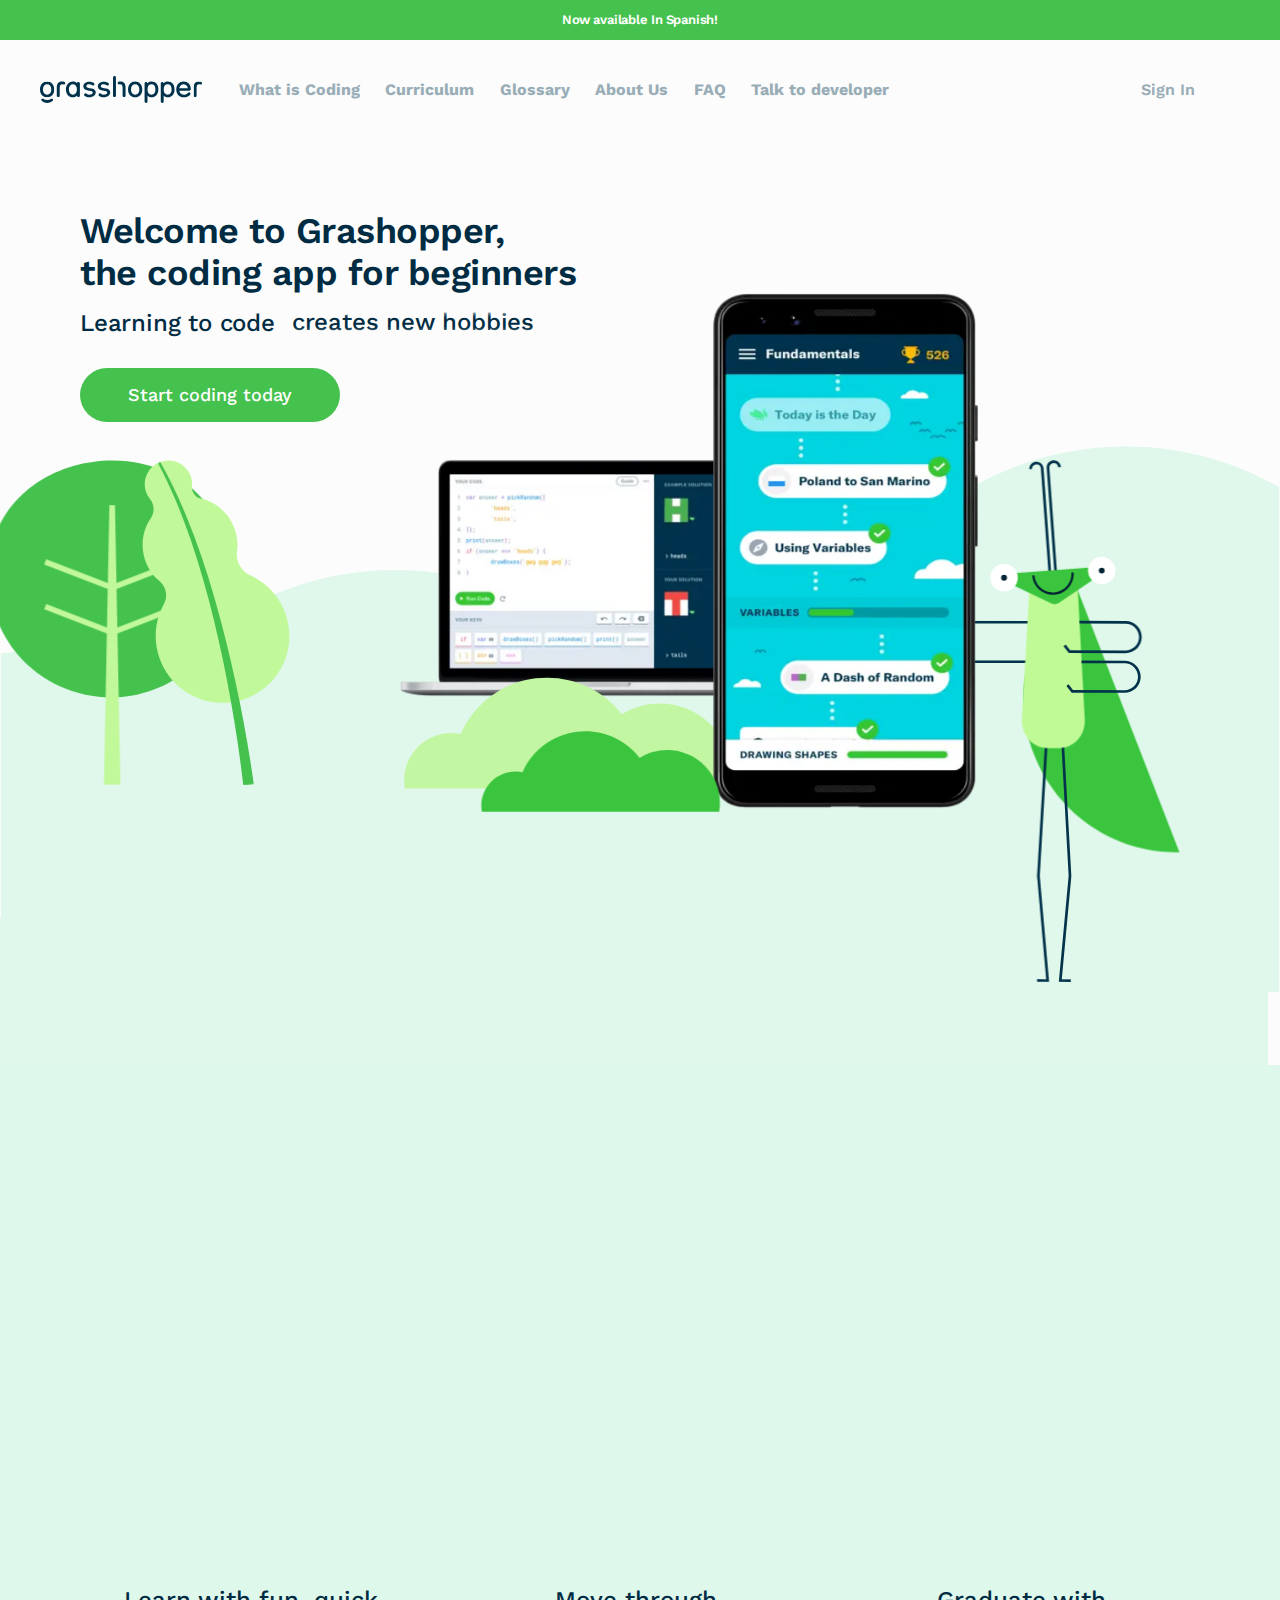
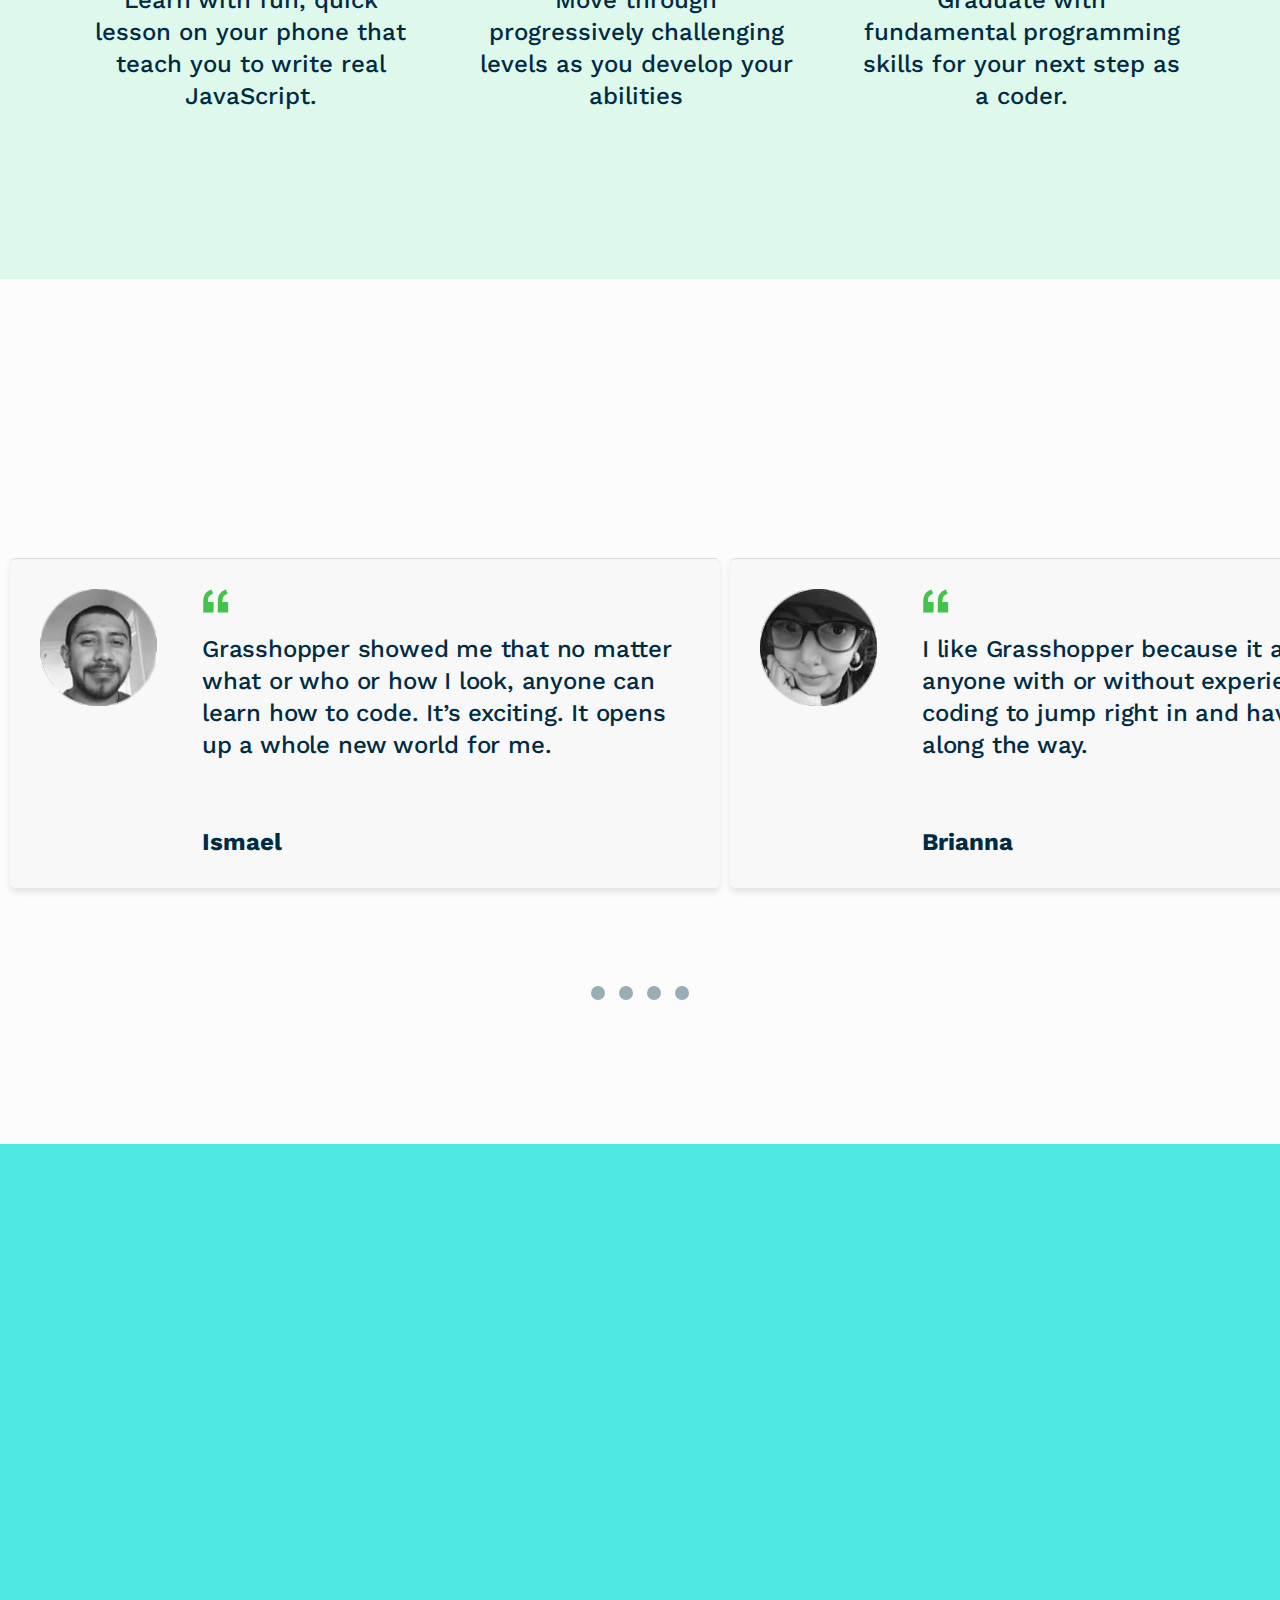
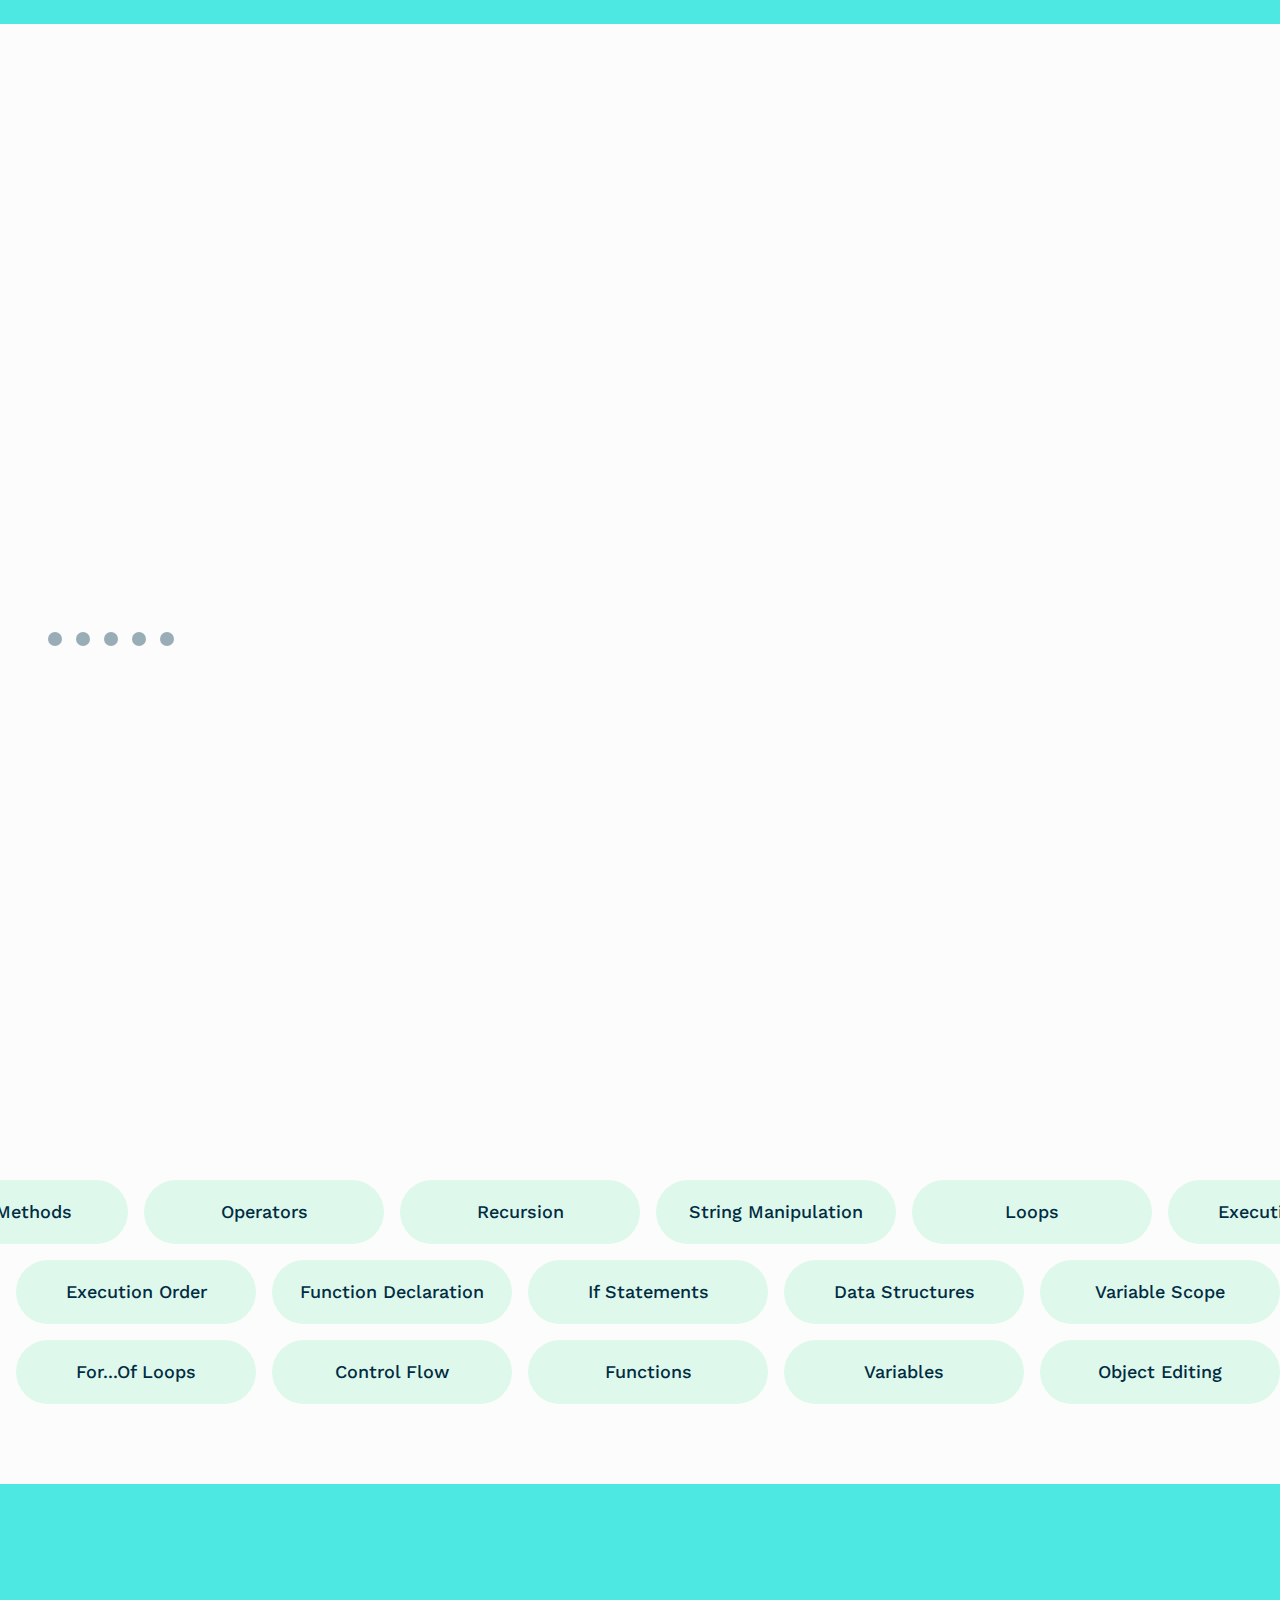
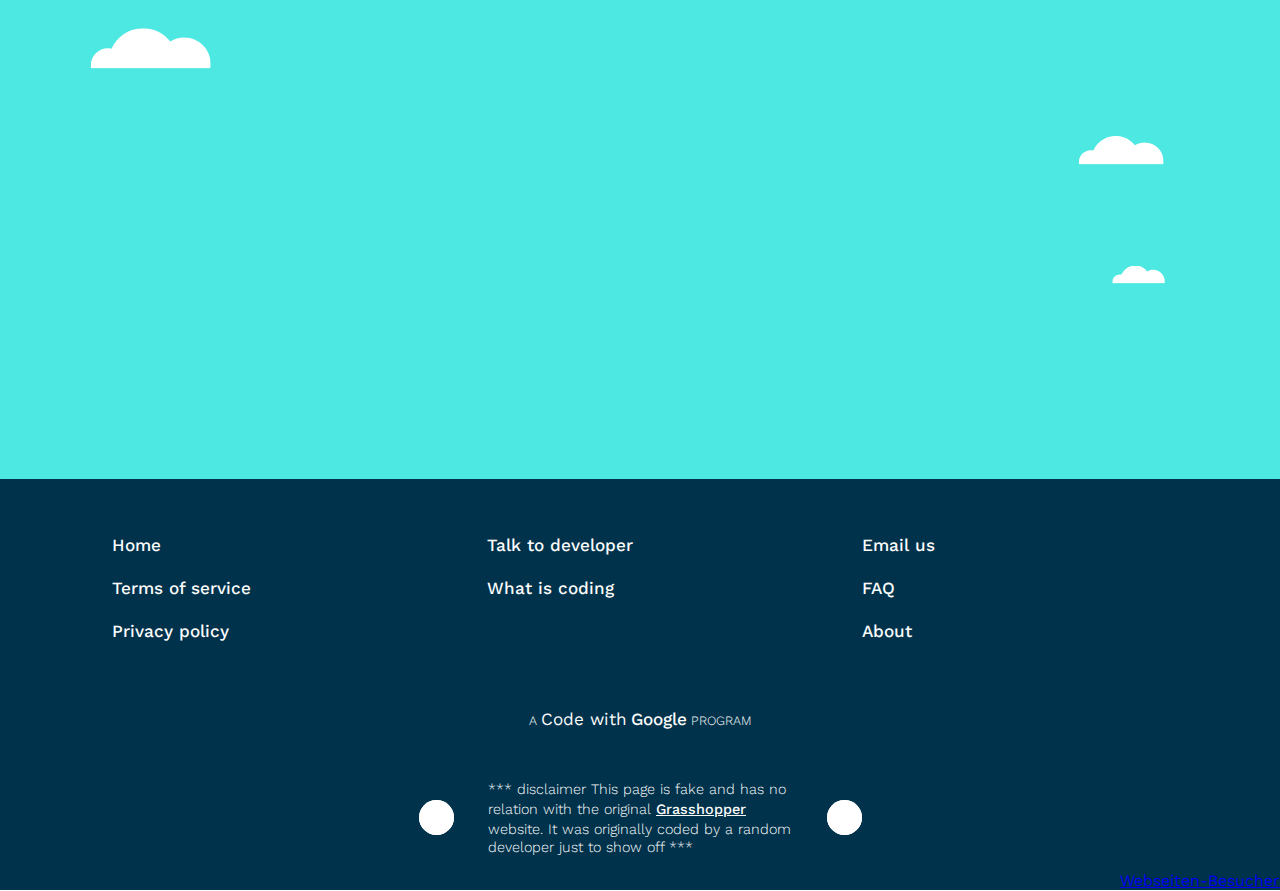
<file: index.html>
<!DOCTYPE html><html lang="en"><head> <meta charset="UTF-8"> <meta http-equiv="X-UA-Compatible" content="IE=edge"> <meta name="viewport" content="width=device-width, initial-scale=1.0"> <meta name="description" content="A solid copy of grasshopper.app"> <link rel="icon" href="./img/gh_icon.svg" type="image/svg"> <link rel="stylesheet" href="./css/grasshopper.css"> <link rel="stylesheet" href="./css/grasshopper-mobile.css"> <link rel="stylesheet" href="./css/grasshopper-tablet.css"> <link rel="stylesheet" href="./css/grasshopper-desktop.css"> <title>Learn to Code - Grasshopper</title> <style>@import url('https://fonts.googleapis.com/css2?family=Work+Sans:ital,wght@0,100;0,200;0,300;0,400;0,500;0,600;0,700;0,800;0,900;1,100;1,200;1,300;1,400;1,500;1,600;1,700;1,800;1,900&display=swap'); </style></head><body> <div class="nothing"></div><header class="header"> <div class="fixed-nav-bar desktop"> <div class="logo-container"> <svg class="logo-bug desktop" width="41px" height="28px" viewBox="0 0 41 28" version="1.1" xmlns="http://www.w3.org/2000/svg" xmlns:xlink="http://www.w3.org/1999/xlink"> <title>gh_icon</title> <desc>Created with Sketch.</desc> <defs></defs> <g id="Symbols" stroke="none" stroke-width="1" fill="none" fill-rule="evenodd"> <g id="header-scroll" transform="translate(-38.000000, -37.000000)" fill="#32F396" fill-rule="nonzero"> <g id="gh_icon" transform="translate(38.000000, 37.000000)"> <path d="M20.574772,4.11210762 L10.4680851,0.0238565022 C10.4680851,3.31542601 11.9815957,6.93408072 13.2894833,8.18026906 L0.00685410334,8.18026906 C1.28420973,15.2436771 10.2880091,21.0502242 19.20769,21.0502242 L14.9294833,25.3632287 C13.9717781,26.3281614 14.6497112,27.9780269 16.0043313,27.9780269 C16.407514,27.9779135 16.7941424,27.8164495 17.0791793,27.529148 L23.4908815,21.0703139 L23.5712614,21.1035874 L23.5712614,26.3928251 C23.5712614,27.2365919 24.2261398,27.9623318 25.0629635,27.9755157 C25.4700609,27.9817362 25.8626254,27.8231832 26.1527366,27.5353669 C26.4428477,27.2475505 26.6062629,26.8545218 26.606383,26.4443049 L26.606383,21.0452018 L29.6471125,21.0452018 L29.6471125,26.3903139 C29.6471125,27.2334529 30.3019909,27.9598206 31.1388146,27.9730045 C31.5469834,27.9807589 31.9410987,27.8227991 32.2324519,27.5346788 C32.5238051,27.2465586 32.6879145,26.8524882 32.6878419,26.4411659 L32.6878419,21.0420628 C32.6909574,13.3640359 28.1018237,7.21973094 20.574772,4.11210762 Z" id="Shape"></path> <path d="M36.7722644,8.18026906 L34.8443921,8.18026906 C34.8443921,6.00869955 35.3540881,3.89112108 36.2345289,1.94179372 C36.6401672,1.04340807 35.9753191,0.0238565022 34.9958055,0.0238565022 C34.5055779,0.0243716906 34.0534404,0.290268806 33.8119149,0.720089686 C32.5198397,2.99118304 31.8379536,5.56252251 31.8335714,8.18026906 C31.8336522,13.7369082 35.1958536,18.7320827 40.3195745,20.7878027 L40.9675988,21.047713 L40.9675988,12.4072646 C40.9675988,10.0727594 39.0892836,8.18026906 36.7722644,8.18026906 Z" id="Shape"></path> </g> </g> </g> </svg> </div><div class="desktop-menu-container desktop"> <div class="desktop-menu"> <ul class="ul"> <li class="li"> <a href="fake-page.html" target='_blank' class="wis tabindex a">What is Coding</a> </li><li class="li"> <a href="fake-page.html" target="_blank" class="curriculum tabindex a">Curriculum</a> </li><li class="li"> <a href="fake-page.html" target="_blank" class="glossary tabindex a">Glossary</a> </li><li class="li"> <a href="fake-page.html" target="_blank" class="aboutjs tabindex a">About Us</a> </li><li class="li"> <a href="fake-page.html" target="_blank" class="faq tabindex a">FAQ</a> </li><li class="li"><a href="https://www.upwork.com/freelancers/~015ea1acb9a9b401d4" target="_blank" class="tad tabindex a">Talk to developer</a> </li></ul> </div><div class="sign"> <div class="in tabindex">Sign In</div></div></div></div><div class="news-bar"> <h1 class="news tabindex">Now available In Spanish!</h1> </div><nav class="nav-bar"> <div class="logo-wrapper"> <div class="logo-container"> <svg class="logo-mobile mobile" width="133px" height="17px" viewBox="0 0 133 17" version="1.1" xmlns="http://www.w3.org/2000/svg" xmlns:xlink="http://www.w3.org/1999/xlink"> <title>logo-grasshopper-lockup</title> <desc>Created with Sketch.</desc> <g id="Page-1" stroke="none" stroke-width="1" fill="none" fill-rule="evenodd"> <g id="Landing---Mobile" transform="translate(-16.000000, -22.000000)" fill="#46F5A0"> <g id="top-bar"> <g id="logo-lockup" transform="translate(16.000000, 22.000000)"> <g id="Group"> <path d="M126.093093,7.93364712 C126.093093,8.55148578 125.719936,8.92033588 125.094941,8.92033588 L118.969974,8.92033588 C119.172484,10.0846691 120.079732,11.2959192 121.651676,11.2959192 C122.828057,11.2959192 123.639545,10.9706168 124.282942,10.241424 C124.479659,10.02756 124.735672,9.90567694 124.986743,9.90567694 C125.564795,9.90567694 125.876696,10.386555 125.876696,10.8389629 C125.876696,11.0713578 125.764153,11.3105755 125.559854,11.5124786 C124.560935,12.4682544 123.319465,12.9129129 121.651676,12.9129129 C118.962306,12.9129129 117.084084,10.9679214 117.084084,8.1832253 C117.084084,5.3983607 118.962306,3.45345345 121.651676,3.45345345 C124.225094,3.45345345 126.093093,5.33771396 126.093093,7.93364712 Z M124.215978,7.35126995 C123.971297,6.46557486 123.305578,5.07044715 121.651676,5.07044715 C120.439768,5.07044715 119.596417,5.8426823 119.18407,6.71481611 C119.083114,6.92817471 119.008056,7.14768222 118.959665,7.36323084 L118.94876,7.42530952 L124.235999,7.42530952 L124.215978,7.35126995 Z M56.6538572,3.6316859 C57.2435219,3.6316859 57.6246246,4.01897927 57.6246246,4.6184501 L57.6246246,11.7479163 C57.6246246,12.3473871 57.2435219,12.7346805 56.6538572,12.7346805 C56.19521,12.7346805 55.8692997,12.4373456 55.7676838,11.9441741 C55.7420649,11.9719703 55.7157582,11.9990926 55.6890217,12.0255411 C55.0319569,12.674287 54.0378918,12.9129129 53.2702703,12.9129129 C51.9166807,12.9129129 50.7865259,12.4114025 50.0018824,11.4627949 C49.301575,10.6160223 48.9159159,9.45127837 48.9159159,8.18326741 C48.9159159,5.83280602 50.411527,3.45345345 53.2702703,3.45345345 C54.0690987,3.45345345 55.113456,3.71187365 55.7676838,4.42227649 C55.8692997,3.92893651 56.19521,3.6316859 56.6538572,3.6316859 Z M53.2702703,11.2959336 C54.7787768,11.2959336 55.792271,10.0449373 55.792271,8.18326741 C55.792271,6.32142908 54.7787768,5.07051698 53.2702703,5.07051698 C51.7616778,5.07051698 50.7481835,6.32142908 50.7481835,8.18326741 C50.7481835,10.0449373 51.7616778,11.2959336 53.2702703,11.2959336 Z M91.7086666,3.45345345 C94.2724292,3.45345345 96.0630631,5.3983607 96.0630631,8.1832253 C96.0630631,10.9679214 94.2724292,12.9129129 91.7086666,12.9129129 C89.144904,12.9129129 87.3543544,10.9679214 87.3543544,8.1832253 C87.3543544,5.3983607 89.144904,3.45345345 91.7086666,3.45345345 Z M91.7086666,11.2959192 C93.2635977,11.2959192 94.2682187,10.0741401 94.2682187,8.1832253 C94.2682187,6.29231049 93.2635977,5.07044715 91.7086666,5.07044715 C90.153904,5.07044715 89.1491987,6.29231049 89.1491987,8.1832253 C89.1491987,10.0741401 90.153904,11.2959192 91.7086666,11.2959192 Z M101.675641,3.45345345 C104.3665,3.45345345 105.972973,5.23076976 105.972973,8.20786559 C105.972973,11.0960575 104.286159,12.9621931 101.675641,12.9621931 C100.55472,12.9621931 99.7469489,12.4236047 99.2380385,11.8668968 L99.2380385,15.3924028 C99.2380385,15.9475866 98.846003,16.3663664 98.3261409,16.3663664 C97.8062788,16.3663664 97.4144144,15.9475866 97.4144144,15.3924028 L97.4144144,4.60649492 C97.4144144,4.05131113 97.8062788,3.63261601 98.3261409,3.63261601 C98.7130428,3.63261601 99.0531435,3.96122182 99.1778043,4.426655 C99.7502002,3.75615012 100.815849,3.45345345 101.675641,3.45345345 Z M101.693779,11.3545562 C103.254307,11.3545562 104.149434,10.2076957 104.149434,8.20786559 C104.149434,6.21938131 103.254307,5.07887107 101.693779,5.07887107 C100.132995,5.07887107 99.2380385,6.21938131 99.2380385,8.20786559 C99.2380385,10.2076957 100.132995,11.3545562 101.693779,11.3545562 Z M111.735701,3.45345345 C114.42656,3.45345345 116.033033,5.23076976 116.033033,8.20786559 C116.033033,11.0960575 114.346219,12.9621931 111.735701,12.9621931 C110.487638,12.9621931 109.807009,12.4236047 109.298099,11.8668968 L109.298099,15.3924028 C109.298099,15.9475866 108.906063,16.3663664 108.386201,16.3663664 C107.866424,16.3663664 107.474474,15.9475866 107.474474,15.3924028 L107.474474,4.60649492 C107.474474,4.05131113 107.866424,3.63261601 108.386201,3.63261601 C108.773103,3.63261601 109.113204,3.96122182 109.237864,4.426655 C109.81026,3.75615012 110.875909,3.45345345 111.735701,3.45345345 Z M111.753839,11.3545562 C113.314367,11.3545562 114.209495,10.2076957 114.209495,8.20786559 C114.209495,6.21938131 113.314367,5.07887107 111.753839,5.07887107 C110.193055,5.07887107 109.298099,6.21938131 109.298099,8.20786559 C109.298099,10.2076957 110.193055,11.3545562 111.753839,11.3545562 Z M131.271774,3.45345345 C131.684257,3.45345345 132.099484,3.53775655 132.476979,3.68318367 C132.790414,3.80397232 133,4.10212369 133,4.43830588 C133,4.97786284 132.476721,5.37551246 131.964419,5.20827985 C131.749259,5.13805589 131.517806,5.10148448 131.271774,5.10148448 C130.033124,5.10148448 129.572619,5.72998035 129.572619,7.42024878 L129.572619,11.9253133 C129.572619,12.4883069 129.179688,12.9129129 128.658639,12.9129129 C128.1291,12.9129129 127.744745,12.4976644 127.744745,11.9253133 L127.744745,7.05685266 C127.744745,4.63206563 128.898411,3.45345345 131.271774,3.45345345 Z M46.8873894,3.45345345 C47.2998723,3.45345345 47.7150994,3.53775655 48.0925941,3.68318367 C48.4060297,3.80397232 48.6156156,4.10212369 48.6156156,4.43830588 C48.6156156,4.97786284 48.0924226,5.37551246 47.5800348,5.20827985 C47.3649606,5.13805589 47.1334213,5.10148448 46.8873894,5.10148448 C45.6488258,5.10148448 45.1882342,5.72998035 45.1882342,7.42024878 L45.1882342,11.9253133 C45.1882342,12.4883069 44.7953035,12.9129129 44.2742544,12.9129129 C43.7447155,12.9129129 43.3603604,12.4976644 43.3603604,11.9253133 L43.3603604,7.05685266 C43.3603604,4.63206563 44.5140262,3.45345345 46.8873894,3.45345345 Z M79.996997,0.964614276 L79.996997,11.6479145 C79.996997,12.1978167 79.5450953,12.6126126 78.9459459,12.6126126 C78.3466979,12.6126126 77.8948949,12.1978167 77.8948949,11.6479145 L77.8948949,0.964614276 C77.8948949,0.414544285 78.3466979,1.42108547e-14 78.9459459,1.42108547e-14 C79.5450953,1.42108547e-14 79.996997,0.414544285 79.996997,0.964614276 Z M82.4165167,3.45345345 C84.728852,3.45345345 85.8528529,4.63206563 85.8528529,7.05685266 L85.8528529,11.9253133 C85.8528529,12.4976644 85.4783809,12.9129129 84.9624584,12.9129129 C84.4548074,12.9129129 84.0719804,12.4883069 84.0719804,11.9253133 L84.0719804,7.42024878 C84.0719804,5.72998035 83.6233158,5.10148448 82.4165167,5.10148448 C82.2724762,5.10148448 82.1335322,5.11479098 82.0001861,5.14071719 C81.5069057,5.23669566 81.048048,4.85913455 81.048048,4.34310004 C81.048048,3.97730017 81.2833254,3.64858678 81.6283042,3.55801676 C81.8845526,3.49071164 82.1509942,3.45345345 82.4165167,3.45345345 Z M37.3543122,3.45345345 C39.9180748,3.45345345 41.7087087,5.3983607 41.7087087,8.1832253 C41.7087087,10.9679214 39.9180748,12.9129129 37.3543122,12.9129129 C34.7905497,12.9129129 33,10.9679214 33,8.1832253 C33,5.3983607 34.7905497,3.45345345 37.3543122,3.45345345 Z M37.3543122,11.2959192 C38.9092433,11.2959192 39.9138644,10.0741401 39.9138644,8.1832253 C39.9138644,6.29231049 38.9092433,5.07044715 37.3543122,5.07044715 C35.7995496,5.07044715 34.7948443,6.29231049 34.7948443,8.1832253 C34.7948443,10.0741401 35.7995496,11.2959192 37.3543122,11.2959192 Z M40.8962994,13.8780311 C41.1632372,14.1497134 41.1798466,14.576863 40.934857,14.8718568 C40.1342978,15.8355147 38.9039264,16.3663664 37.4706822,16.3663664 L37.3881433,16.3663664 C35.9548991,16.3663664 34.7246124,15.8355147 33.9239684,14.8717711 C33.6790636,14.5769487 33.6955883,14.1497991 33.9625261,13.8781168 C34.2135324,13.6227184 34.6108037,13.5919506 34.9075707,13.8048397 C35.593728,14.2975531 36.4375057,14.5618648 37.3474671,14.5694068 C37.3564497,14.5695782 37.3643308,14.5701781 37.3722118,14.5708637 L37.3881433,14.5718922 L37.4039901,14.5708637 C37.4118711,14.5701781 37.4198369,14.5695782 37.4279721,14.5694068 L37.4309381,14.5694068 C37.4390733,14.5695782 37.4469544,14.5701781 37.4548354,14.5708637 L37.4706822,14.5718922 L37.4866137,14.5708637 C37.4944947,14.5701781 37.5023757,14.5695782 37.510511,14.5694068 C38.4214045,14.5618648 39.2650975,14.2975531 39.9513395,13.8048397 C40.248276,13.5918649 40.6455473,13.6227184 40.8962994,13.8780311 Z M63.7858229,7.39346998 C65.4722918,7.62401182 67.3843844,7.88546665 67.3843844,9.91216277 C67.3843844,11.7069693 65.7804795,12.9129129 63.393282,12.9129129 C62.2712132,12.9129129 61.3230484,12.6585335 60.56012,12.1552498 C60.0594535,11.8249778 60.0416456,11.1009231 60.509508,10.7265137 C60.8291131,10.4707024 61.2781452,10.466575 61.6142802,10.7007389 C62.1095787,11.0460041 62.7158997,11.2959192 63.4294091,11.2959192 C64.4051804,11.2959192 65.5684034,11.068157 65.5684034,9.98333846 C65.5684034,9.27646701 64.5393788,9.13142023 63.3479528,8.96329399 L63.2894167,8.95512353 C61.5658835,8.71691661 59.7267267,8.29651678 59.7267267,6.31168376 C59.7267267,4.33712699 61.5410888,3.45345345 63.3391766,3.45345345 C64.4612455,3.45345345 65.4454521,3.70791707 66.2084658,4.21111654 C66.7091322,4.54138858 66.7268549,5.26544327 66.2590777,5.63993688 C65.9394726,5.89566397 65.4904405,5.89979132 65.1543056,5.66562752 C64.659007,5.32044649 64.052686,5.07044715 63.3391766,5.07044715 C62.66827,5.07044715 61.5427929,5.22248516 61.5427929,6.24042384 C61.5427929,6.93297591 62.4010661,7.19502037 63.7858229,7.39346998 Z M72.6446366,7.39346998 C74.3310867,7.62401182 76.2432432,7.88546665 76.2432432,9.91216277 C76.2432432,11.7069693 74.639271,12.9129129 72.2521001,12.9129129 C71.1300437,12.9129129 70.1818895,12.6585335 69.4189695,12.1552498 C68.9182235,11.8249778 68.9005009,11.1009231 69.3682729,10.7265137 C69.6879597,10.4707024 70.1369868,10.466575 70.4730328,10.7007389 C70.968411,11.0460041 71.5748105,11.2959192 72.2881415,11.2959192 C73.263902,11.2959192 74.4271973,11.068157 74.4271973,9.98333846 C74.4271973,9.27646701 73.3981841,9.13142023 72.2067714,8.96329399 L72.148236,8.95512353 C70.4247219,8.71691661 68.5855856,8.29651678 68.5855856,6.31168376 C68.5855856,4.33712699 70.3999275,3.45345345 72.1980805,3.45345345 C73.3200517,3.45345345 74.3042474,3.70791707 75.0671673,4.21111654 C75.5679134,4.54138858 75.5856359,5.26544327 75.1178639,5.63993688 C74.7982623,5.89566397 74.3492353,5.89979132 74.013104,5.66562752 C73.5177258,5.32044649 72.9114115,5.07044715 72.1980805,5.07044715 C71.5270961,5.07044715 70.4015463,5.22248516 70.4015463,6.24042384 C70.4015463,6.93297591 71.2598952,7.19502037 72.6446366,7.39346998 Z M17.9343904,1.07029376 C18.1352016,1.17750466 18.3280622,1.39690378 18.3044309,1.76897052 C18.2807996,2.14103726 17.5068462,3.41919905 17.5653305,5.25152039 C19.2673404,5.25152039 20.6482058,6.62916254 20.6521833,8.33116777 L20.6522024,8.33116772 C20.6554652,9.72730859 20.6484221,10.9065608 20.6310732,11.8689243 C14.8239672,9.57921842 15.6680272,3.12973963 17.1911763,1.13196845 C17.4596276,0.974579185 17.7335791,0.963082864 17.9343904,1.07029376 Z M13.887892,5.71857409 C15.5818809,6.88153923 16.471699,8.78842376 16.5573463,11.4392277 C16.5597898,11.4647465 16.5610398,11.4906138 16.5610398,11.516773 L16.5610398,11.5761051 C16.5631384,11.6727788 16.5641877,11.7704231 16.5641877,11.8690381 L16.5610398,11.8690557 L16.5610398,14.7310587 C16.5610398,15.174859 16.2012686,15.5346302 15.7574683,15.5346302 C15.3136681,15.5346302 14.9538969,15.174859 14.9538969,14.7310587 L14.9538969,11.8777665 C14.4410855,11.8804369 13.9589405,11.8828307 13.5074618,11.8849478 L13.5074618,14.7310587 C13.5074618,15.174859 13.1476906,15.5346302 12.7038904,15.5346302 C12.2600901,15.5346302 11.9003189,15.174859 11.9003189,14.7310587 L11.9003189,11.8918085 C11.8695118,11.8919243 11.8389154,11.8920382 11.8085297,11.8921502 C11.7729084,12.0222944 11.7039785,12.145228 11.6017401,12.2474664 L8.62281505,15.2263915 C8.30900089,15.5402057 7.8002076,15.5402057 7.48639344,15.2263915 C7.17257928,14.9125773 7.17257928,14.4037841 7.48639344,14.0899699 L9.67926667,11.8970967 L9.6722826,11.8970968 C7.7812432,11.8970968 1.44678769,10.9260225 0,5.28571429 L6.24611887,5.28571429 C5.3559015,3.94284041 4.84623094,2.61625909 4.82142857,1.19533245 C8.60542004,2.73555548 9.97802844,2.89422113 12.8756885,4.87247889 C13.2429289,5.12319708 13.58033,5.40522882 13.887892,5.71857409 L13.887892,5.71857409 Z" id="logo-grasshopper-lockup"></path> </g> </g> </g> </g> </g> </svg> <img src="./img/logo.blue.svg" width="163px" height="28px" alt="" class="desktop-logo desktop"> </div><div class="desktop-menu-container desktop"> <div class="desktop-menu"> <ul class="ul"> <li class="li"> <a href="fake-page.html" target="_blank" class="wis tabindex a">What is Coding</a> </li><li class="li"> <a href="fake-page.html" target="_blank" class="curriculum tabindex a">Curriculum</a> </li><li class="li"> <a href="fake-page.html" target="_blank" class="glossary tabindex a">Glossary</a> </li><li class="li"> <a href="fake-page.html" target="_blank" class="aboutjs tabindex a">About Us</a> </li><li class="li"> <a href="fake-page.html" target="_blank" class="faq tabindex a">FAQ</a> </li><li class="li"><a href="https://www.upwork.com/freelancers/~015ea1acb9a9b401d4" target="_blank" class="tad tabindex a">Talk to developer</a> </li></ul> </div><div class="sign"> <div class="in tabindex">Sign In</div></div></div><div class="menu-icon-container mobile"> <div class="menu-icon"> <svg class="icon tabindex" width="28px" height="19px" viewBox="0 0 28 19" version="1.1" xmlns="http://www.w3.org/2000/svg" xmlns:xlink="http://www.w3.org/1999/xlink"> <title>menu-icon</title> <desc>Created with Sketch.</desc> <defs></defs> <g id="Symbols" stroke="none" stroke-width="1" fill="none" fill-rule="evenodd" stroke-linecap="square"> <g id="burger/dark" transform="translate(2.000000, 2.000000)" stroke="#002335" stroke-width="3"> <g id="burger" transform="translate(-2.000000, -2.000000)"> <path d="M2,2.32142857 L26,2.32142857" id="Line"></path> <path d="M2,9.71428571 L26,9.71428571" id="Line-Copy"></path> <path d="M2,17.4285714 L26,17.4285714" id="Line-Copy-2"></path> </g> </g> </g> </svg> </div></div></div></nav> <div class="mobile-nav mobile"> <div class="logo-x-container "> <div class="logo-container"> <svg class="logo-bug mobile" width="41px" height="28px" viewBox="0 0 41 28" version="1.1" xmlns="http://www.w3.org/2000/svg" xmlns:xlink="http://www.w3.org/1999/xlink"> <title>gh_icon</title> <desc>Created with Sketch.</desc> <defs></defs> <g id="Symbols" stroke="none" stroke-width="1" fill="none" fill-rule="evenodd"> <g id="header-scroll" transform="translate(-38.000000, -37.000000)" fill="#32F396" fill-rule="nonzero"> <g id="gh_icon" transform="translate(38.000000, 37.000000)"> <path d="M20.574772,4.11210762 L10.4680851,0.0238565022 C10.4680851,3.31542601 11.9815957,6.93408072 13.2894833,8.18026906 L0.00685410334,8.18026906 C1.28420973,15.2436771 10.2880091,21.0502242 19.20769,21.0502242 L14.9294833,25.3632287 C13.9717781,26.3281614 14.6497112,27.9780269 16.0043313,27.9780269 C16.407514,27.9779135 16.7941424,27.8164495 17.0791793,27.529148 L23.4908815,21.0703139 L23.5712614,21.1035874 L23.5712614,26.3928251 C23.5712614,27.2365919 24.2261398,27.9623318 25.0629635,27.9755157 C25.4700609,27.9817362 25.8626254,27.8231832 26.1527366,27.5353669 C26.4428477,27.2475505 26.6062629,26.8545218 26.606383,26.4443049 L26.606383,21.0452018 L29.6471125,21.0452018 L29.6471125,26.3903139 C29.6471125,27.2334529 30.3019909,27.9598206 31.1388146,27.9730045 C31.5469834,27.9807589 31.9410987,27.8227991 32.2324519,27.5346788 C32.5238051,27.2465586 32.6879145,26.8524882 32.6878419,26.4411659 L32.6878419,21.0420628 C32.6909574,13.3640359 28.1018237,7.21973094 20.574772,4.11210762 Z" id="Shape"></path> <path d="M36.7722644,8.18026906 L34.8443921,8.18026906 C34.8443921,6.00869955 35.3540881,3.89112108 36.2345289,1.94179372 C36.6401672,1.04340807 35.9753191,0.0238565022 34.9958055,0.0238565022 C34.5055779,0.0243716906 34.0534404,0.290268806 33.8119149,0.720089686 C32.5198397,2.99118304 31.8379536,5.56252251 31.8335714,8.18026906 C31.8336522,13.7369082 35.1958536,18.7320827 40.3195745,20.7878027 L40.9675988,21.047713 L40.9675988,12.4072646 C40.9675988,10.0727594 39.0892836,8.18026906 36.7722644,8.18026906 Z" id="Shape"></path> </g> </g> </g> </svg> </div><div class="x-container"> <svg class="x-logo tabindex" width="24px" height="23px" viewBox="0 0 23 23" version="1.1" xmlns="http://www.w3.org/2000/svg" xmlns:xlink="http://www.w3.org/1999/xlink"> <title>close-icon</title> <desc>Created with Sketch.</desc> <defs></defs> <g id="Symbols" stroke="none" stroke-width="1" fill="none" fill-rule="evenodd" stroke-linecap="square"> <g id="close" transform="translate(-1.000000, -1.000000)" stroke="#7B94A0" stroke-width="3"> <g id="close-icon"> <path d="M4,20.9705627 L20.9705627,4" id="Line-Copy-2"></path> <path d="M20.9705627,20.9705627 L4,4" id="Line-Copy-2"></path> </g> </g> </g> </svg> </div></div><ul class="ul row"> <li class="li wis"> <a href="fake-page.html" target="_blank" class="tabindex a">What is Coding</a> </li><li class="li curriculum"> <a href="fake-page.html" target="_blank" class="tabindex a">Curriculum</a> </li><li class="li glossary"> <a href="fake-page.html" target="_blank" class="tabindex a">Glossary</a> </li><li class="li aboutjs"> <a href="fake-page.html" target="_blank" class="tabindex a">About Us</a> </li><li class="li faq"> <a href="fake-page.html" target="_blank" class="tabindex a">FAQ</a> </li><li class="li tad"><a href="https://www.upwork.com/freelancers/~015ea1acb9a9b401d4" target="_blank" class="tad tabindex a">Talk to developer</a> </li></ul> <div class="button-container"> <button class="button">Get the App</button> </div></div></header> <main class="main"> <section class="landing-section"> <div class="head"> <div class="hero-header-container"> <h1 class="hero-header"> Welcome to Grashopper, <br>the coding app for beginners </h1> </div><div class="ani-p-container"> Learning to code <div class="ani"> <p class="p p1">creates new hobbies</p><p class="p p2">opens new doors</p><p class="p p3">expands your network</p><p class="p p4">develops new skills</p><p class="p p5">launches new careers</p><p class="p">creates new hobbies</p></div></div><div class="button-container"> <button class="button" type="button">Start coding today</button> </div></div><div class="phone-bush"> <div class="phone-container"> <img src="./img/hero__pixel.webp" width="288" height="610" alt="" class="phone"> </div><div class="bush-light-container"> <svg class="bush-light" width="208px" height="69px" viewBox="0 0 370 126" version="1.1" xmlns="http://www.w3.org/2000/svg" xmlns:xlink="http://www.w3.org/1999/xlink"> <title>hero__bush-light</title> <desc>Created with Sketch.</desc> <defs></defs> <g id="Page-1" stroke="none" stroke-width="1" fill="none" fill-rule="evenodd"> <g id="illy/light-bush" fill="#C3F6A2" fill-rule="nonzero"> <path d="M287.89,29.82 C272.810764,29.8012137 258.024537,33.9842961 245.19,41.9 C222.240804,12.2963997 185.407118,-3.0470299 148.228147,1.50959854 C111.049176,6.06622698 79.0109598,29.8505483 63.89,64.12 C46.6644998,60.614495 28.8203971,65.8593325 16.2313562,78.1280925 C3.64231528,90.3968526 -2.06053024,108.0999 1,125.41 L368.19,125.41 C369.001259,120.767123 369.412768,116.063215 369.42,111.35 C369.42,89.7268996 360.830257,68.9894251 345.540416,53.6995841 C330.250575,38.4097432 309.5131,29.82 287.89,29.82 Z" id="Shape"></path> </g> </g> </svg> </div><div class="bush-dark-container"> <svg class="bush-dark" width="208px" height="69px" viewBox="0 0 273 92" version="1.1" xmlns="http://www.w3.org/2000/svg" xmlns:xlink="http://www.w3.org/1999/xlink"> <title>hero__bush-dark</title> <desc>Created with Sketch.</desc> <defs></defs> <g id="Page-1" stroke="none" stroke-width="1" fill="none" fill-rule="evenodd"> <g id="illy/dark-green-bush" fill="#3BC53E" fill-rule="nonzero"> <path d="M212.47,21.7 C201.380595,21.6879848 190.507237,24.7664612 181.07,30.59 C164.198218,8.82289692 137.117042,-2.45997994 109.78118,0.888816973 C82.4453174,4.23761388 58.8885284,21.7239264 47.77,46.92 C45.2249597,46.4095208 42.6357305,46.1516027 40.04,46.15 C18.4456663,46.15 0.94,63.6556663 0.94,85.25 C0.942948183,87.5094322 1.14034318,89.7644192 1.53,91.99 L271.53,91.99 C272.124614,88.5753439 272.425714,85.1160387 272.43,81.65 C272.402422,48.5480549 245.571949,21.7220565 212.47,21.7 Z" id="Shape"></path> </g> </g> </svg> </div><div class="hero-grshpr-cntnr desktop"> <svg class="hero-grshpr" width="569px" height="588px" viewBox="0 0 569 588" version="1.1" xmlns="http://www.w3.org/2000/svg" xmlns:xlink="http://www.w3.org/1999/xlink"> <title>hero__grasshopper</title> <desc>Created with Sketch.</desc> <defs></defs> <g id="Page-1" stroke="none" stroke-width="1" fill="none" fill-rule="evenodd"> <g id="illy/grasshopper" fill-rule="nonzero"> <path d="M61.76,261.72 L18.56,261.59 C8.55812318,261.59 0.45,253.481877 0.45,243.48 C0.45,233.478123 8.55812318,225.37 18.56,225.37 L402.8,225.47 L402.8,228.47 L18.56,228.36 C10.3800398,228.570627 3.85842631,235.262329 3.85842631,243.445 C3.85842631,251.627671 10.3800398,258.319373 18.56,258.53 L60.63,258.66 L67.16,253.05 L69.16,255.35 L61.76,261.72 Z" id="Shape" fill="#03324B"></path> <path d="M61.76,217.28 L18.56,217.15 C11.2335054,217.139026 4.63622528,212.712393 1.84853325,205.936966 C-0.939158776,199.161538 0.632627337,191.373813 5.83,186.21 C9.21088135,182.815463 13.809072,180.914254 18.6,180.93 L427.19,181.04 L427.19,184.04 L18.64,184 C10.311546,184 3.56,190.751546 3.56,199.08 C3.56,207.408454 10.311546,214.16 18.64,214.16 L60.71,214.29 L67.24,208.68 L69.24,210.98 L61.76,217.28 Z" id="Shape" fill="#03324B"></path> <path d="M568.58,441.25 C498.81,443 432,400.81 404.92,331.14 C377.84,261.47 398.8,185.19 451.51,139.46 L568.58,441.25 Z" id="Shape" fill="#3BC53E"></path> <polygon id="Shape" fill="#03324B" points="446.4 587.25 432.92 587.23 443.98 467.95 435.04 305.96 438.06 305.79 447.02 468.01 436.24 584.2 446.41 584.23"> </polygon> <polygon id="Shape" fill="#03324B" points="421.98 587.2 408.5 587.17 408.51 584.14 418.68 584.16 408.41 467.92 418.08 305.75 421.11 305.93 411.45 467.88"> </polygon> <path d="M428.2,130.4 L419.3,9 C418.974152,4.581722 422.291722,0.735848002 426.71,0.41 C431.128278,0.0841519976 434.974152,3.401722 435.3,7.82 L432.3,8.05 C432.098416,5.28857625 429.696424,3.21341607 426.935,3.415 C424.173576,3.61658393 422.098416,6.01857625 422.3,8.78 L431.2,130.21 L428.2,130.4 Z" id="Shape" fill="#03324B"></path> <path d="M421.61,130.89 L412.71,9.45 C412.569,7.42434521 411.216935,5.68513068 409.288615,5.04893866 C407.360295,4.41274663 405.238722,5.00593711 403.92,6.55 C403.048782,7.55421637 402.613369,8.86405364 402.71,10.19 L399.71,10.41 C399.499213,7.55187503 400.829229,4.79840508 403.199045,3.18679581 C405.56886,1.57518654 408.618443,1.35027978 411.199045,2.59679576 C413.779647,3.84331173 415.499214,6.37187497 415.71,9.23 L424.61,130.66 L421.61,130.89 Z" id="Shape" fill="#03324B"></path> <path d="M419.84,324.12 L433.51,324.12 C449.98,324.12 463.07,309.35 462.13,291.78 L454,141.19 L400.13,141.07 L391.36,291.65 C390.34,309.22 403.37,324.08 419.84,324.12 Z" id="Shape" fill="#C0FA96"></path> <path d="M424.14,161.32 L364.9,132.67 C363.992812,132.229523 363.494143,131.235032 363.683809,130.244559 C363.873474,129.254086 364.704262,128.514172 365.71,128.44 L486.17,119.61 C487.176254,119.538351 488.105287,120.151159 488.435518,121.104378 C488.765749,122.057598 488.414922,123.113797 487.58,123.68 L433.15,160.68 C430.474727,162.482009 427.043128,162.725763 424.14,161.32 Z" id="Shape" fill="#3BC53E"></path> <circle id="Oval" fill="#FFFFFF" cx="481.21" cy="124.4" r="15.43"></circle> <circle id="Oval" fill="#022434" cx="481.21" cy="124.4" r="3.31"></circle> <circle id="Oval" fill="#FFFFFF" cx="371.32" cy="132.45" r="15.43"></circle> <circle id="Oval" fill="#022434" cx="371.32" cy="132.45" r="3.31"></circle> <path d="M426.21,151.59 C413.955026,151.575623 403.785165,142.112245 402.89,129.89 L405.44,129.7 C406.282234,141.190284 416.279716,149.822234 427.77,148.98 C439.260284,148.137766 447.892234,138.140284 447.05,126.65 L449.59,126.46 C450.542223,139.340066 440.879201,150.556153 428,151.52 C427.37,151.57 426.79,151.59 426.21,151.59 Z" id="Shape" fill="#022434"></path> <path d="M507,261.94 L447.45,261.81 L441.45,254.18 L443.84,252.32 L448.84,258.79 L506.92,258.91 C515.248454,258.91 522,252.158454 522,243.83 C522,235.501546 515.248454,228.75 506.92,228.75 L458.58,228.58 L458.42,225.58 L506.92,225.75 C516.921877,225.75 525.03,233.858123 525.03,243.86 C525.03,253.861877 516.921877,261.97 506.92,261.97 L507,261.94 Z" id="Shape" fill="#03324B"></path> <path d="M508.11,217.27 L444.11,217.13 L438.2,209.49 L440.6,207.64 L445.6,214.1 L508.06,214.24 C516.388454,214.24 523.14,207.488454 523.14,199.16 C523.14,190.831546 516.388454,184.08 508.06,184.08 L456.24,183.96 L456.07,180.96 L508.07,181.07 C518.071877,181.07 526.18,189.178123 526.18,199.18 C526.18,209.181877 518.071877,217.29 508.07,217.29 L508.11,217.27 Z" id="Shape" fill="#03324B"></path> <polygon id="Shape" fill="#03324B" points="53.67 253.08 47.14 258.68 36.75 258.65 36.75 261.68 48.26 261.72 55.64 255.38"> </polygon> <polygon id="Shape" fill="#03324B" points="36.75 217.25 48.25 217.28 55.64 210.94 53.67 208.64 47.14 214.25 36.75 214.22"> </polygon> </g> </g> </svg> </div><div class="trees-cntnr desktop"> <div class="tree-thick-cntnr"> <svg class="tree-thick" width="272px" height="367px" viewBox="0 0 272 367" version="1.1" xmlns="http://www.w3.org/2000/svg" xmlns:xlink="http://www.w3.org/1999/xlink"> <title>hero__tree-dark</title> <desc>Created with Sketch.</desc> <defs></defs> <g id="Page-1" stroke="none" stroke-width="1" fill="none" fill-rule="evenodd"> <g id="illy/dark-tree" fill-rule="nonzero"> <path d="M4.07,97.07 C31.76,-12.93 196.67,-33.33 252.83,59.38 C284.54,111.73 275.47,187.98 232.5,230.17 C208.83,253.41 176.91,266.17 144.8,267.69 C103.58,269.58 61.42,252.47 33.53,219.96 C5.64,187.45 -6.66,139.68 4.07,97.07 Z" id="Shape" fill="#45C14E"></path> <polygon id="Shape" fill="#C1F89A" points="214.1 162.37 145.54 188.96 144.7 145.51 216.39 117.7 214.1 111.79 144.57 138.76 142.86 51.09 136.52 51.09 134.81 138.76 65.27 111.79 62.98 117.7 134.68 145.51 133.83 188.96 65.27 162.37 62.98 168.28 133.7 195.71 130.37 366.32 149 366.32 145.68 195.71 216.39 168.28"> </polygon> </g> </g> </svg> </div><div class="tree-thin-cntnr"> <svg class="tree-thin" width="166px" height="366px" viewBox="0 0 166 366" version="1.1" xmlns="http://www.w3.org/2000/svg" xmlns:xlink="http://www.w3.org/1999/xlink"> <title>hero__tree-skinny</title> <desc>Created with Sketch.</desc> <defs></defs> <g id="Page-1" stroke="none" stroke-width="1" fill="none" fill-rule="evenodd"> <g id="illy/light-skinny-tree" fill-rule="nonzero"> <path d="M121.48,129.47 C111.264329,124.813831 105.336719,113.984543 106.92,102.87 C110.775596,75.5266594 93.1640968,49.7487649 66.29,43.4 C60.0263304,42.002766 55.7561927,36.1953787 56.29,29.8 C57.4936512,17.7960589 50.4983031,6.47626449 39.2237301,2.18355192 C27.949157,-2.10916064 15.1966918,1.69179594 8.1120525,11.4565931 C1.02741319,21.2213903 1.37088218,34.5238213 8.95,43.91 C13.982877,49.9203748 14.4511872,58.5291392 10.1,65.05 C-5.53565926,87.6920438 -1.41045859,118.507682 19.63,136.24 C27.2207682,142.517358 29.3148859,153.285311 24.63,161.95 C14.3296029,180.716161 12.5392913,202.989529 19.71,223.16 C33.29,261.48 75.52,282.22 114.13,269.47 C143.594916,259.762934 164.074874,232.958282 165.696912,201.978007 C167.318951,170.997733 149.750126,142.200955 121.46,129.47 L121.48,129.47 Z" id="Shape" fill="#C1F89A"></path> <path d="M125.73,364.48 C123.6,348.7 121.09,333.17 118.41,317.58 C115.73,301.99 112.8,286.5 109.68,271 C103.41,240.06 96.3,209.29 88.11,178.8 C79.92,148.31 70.65,118.1 59.72,88.47 C48.79,58.84 36.14,29.79 20.54,2.3 L18.1,3.66 C32.94,31.32 44.8,60.48 54.95,90.16 C65.1,119.84 73.59,150.11 81.01,180.61 C88.43,211.11 94.76,241.88 100.25,272.79 C102.99,288.236667 105.513333,303.723333 107.82,319.25 C110.1,334.75 112.23,350.36 113.94,365.82 L125.73,364.48 Z" id="Shape" fill="#45C14E"></path> </g> </g> </svg> </div></div><div class="macbook-cntnr desktop"> <img src="./img/hero__macbook.webp" alt="" class="macbook"> </div></div><div class="jrny-intro ani-up-cntnr"> <div class="fr hdr"> <h2 class="title ani-up"> The best way to start your coding adventure. </h2> </div><div class="fr lrn"> <div class="grshpr-wv-container ani-up svg-container"> <svg class="grshpr-wv" width="252px" height="252px" viewBox="0 0 252 252" version="1.1" xmlns="http://www.w3.org/2000/svg" xmlns:xlink="http://www.w3.org/1999/xlink"> <title>adventure__waving</title> <desc>Created with Sketch.</desc> <defs> <path d="M126,0 C195.587878,0 252,56.4121215 252,126 C252,195.587878 195.587878,252 126,252 C56.4121215,252 0,195.587878 0,126 C0,56.4121215 56.4121215,0 126,0 Z" id="path-1"></path> </defs> <g id="Round-3" stroke="none" stroke-width="1" fill="none" fill-rule="evenodd"> <g id="Home---Desktop" transform="translate(-147.000000, -1182.000000)"> <g id="Hero" transform="translate(-27.000000, 198.000000)"> <g id="Journey" transform="translate(127.000000, 822.000000)"> <g id="Col-1" transform="translate(0.000000, 162.000000)"> <g id="waving2" transform="translate(47.000000, 0.000000)"> <circle id="Oval-16" fill="#4CE8E3" cx="126" cy="126" r="126"> </circle> <mask id="mask-2" fill="white"> <use xlink:href="#path-1"></use> </mask> <use id="Mask" fill-opacity="0" fill="#D0021B" xlink:href="#path-1"> </use> <g id="ghop" mask="url(#mask-2)"> <g transform="translate(0.000000, 45.000000)"> <path d="M0.586285664,284.887559 C37.4160098,288.60796 79.8427353,263.885197 105.523007,220.012685 C131.203279,176.140174 132.449202,126.253115 111.817963,94.8603337 L0.586285664,284.887559 Z" id="Fill-60" stroke="none" fill="#35C733" fill-rule="evenodd"></path> <path d="M66.40625,30.2382812 L73.6677628,31.9294281 C69.2144695,50.9421271 70.4853764,69.7441341 77.4804837,88.3354492 C84.4755909,106.926764 93.9946604,119.416348 106.037692,125.804199" id="Path-7-Copy" stroke="#03324B" stroke-width="1.8" fill="none" transform="translate(86.221971, 78.021240) rotate(-5.000000) translate(-86.221971, -78.021240) "> </path> <g id="phone" stroke="none" stroke-width="1" fill="none" fill-rule="evenodd" transform="translate(64.027684, 25.655032) rotate(13.000000) translate(-64.027684, -25.655032) translate(49.027684, 4.155032)"> <path d="M19.4835725,42.5576471 L3.45386123,39.9654159 C1.24007083,39.6074148 -0.265334116,37.5152815 0.091263405,35.2934676 L5.19081409,3.50931952 C5.54741161,1.28681583 7.6306557,-0.22451427 9.84444609,0.132797 L25.8741574,2.72502818 C28.0879478,3.08302924 29.5933527,5.1751626 29.2367552,7.3969765 L24.1372045,39.1811245 C23.780607,41.4036282 21.6973629,42.9156481 19.4835725,42.5576471" id="Fill-30" fill="#FFFFFF"></path> <path d="M16.0904681,12.5699883 L14.1480766,11.394586 C14.0402041,12.0705803 14.231214,12.8645287 14.4593265,13.1638976 L11.7302217,12.7231217 C11.7597664,14.2158275 13.4183915,15.7071537 15.2515364,16.0037634 L14.2298398,16.7473572 C14.0017273,16.9135966 14.0862389,17.2750466 14.3651957,17.3198829 C14.447646,17.332989 14.5321576,17.312985 14.6008661,17.2640099 L16.1303191,16.1499989 C16.1371899,16.1548275 16.137877,16.1548275 16.145435,16.159656 L15.9716023,17.2460754 C15.9434318,17.4192127 16.0540526,17.5895909 16.225824,17.6206314 C16.4003438,17.6523618 16.5659315,17.5330281 16.594102,17.3571316 L16.7720572,16.2493287 L17.3966182,16.3500381 L17.2207242,17.4481839 C17.1925537,17.6213212 17.3038616,17.7916994 17.475633,17.8227399 C17.6501528,17.8544703 17.8157405,17.7351366 17.843911,17.5592401 L18.0218662,16.4514372 C18.2754009,14.8731975 17.5354095,13.458438 16.0904681,12.5699883" id="Fill-32" fill="#03324B"></path> <path d="M19.2843177,13.9441882 L18.8885563,13.8800377 C18.9600132,13.4344333 19.134533,13.0157307 19.3798226,12.6446236 C19.4925047,12.4735557 19.3894418,12.242476 19.1881257,12.2093661 C19.087124,12.1935009 18.9861224,12.2335087 18.9222235,12.3135244 C18.5834902,12.7370555 18.3560648,13.2392227 18.269492,13.7800181 C18.0867271,14.9216207 18.6123478,16.0583948 19.5976288,16.6516143 L19.7226784,16.7261116 L20.0071319,14.9519715 C20.0840855,14.4725674 19.7604681,14.0207549 19.2843177,13.9441882" id="Fill-34" fill="#03324B"></path> </g> <path d="M56.40625,29.2382812 L63.6677628,30.9294281 C59.2144695,49.9421271 60.4853764,68.7441341 67.4804837,87.3354492 C74.4755909,105.926764 83.9946604,118.416348 96.0376922,124.804199" id="Path-7" stroke="#03324B" stroke-width="1.8" fill="none"></path> <path d="M152.631579,153.6 C167.559723,169.865957 178.532963,182.406765 185.5513,191.222422 C192.569637,200.038079 197.571411,207.563314 200.55662,213.798126" id="Path-6" stroke="#00324B" stroke-width="1.8" fill="none"></path> <path d="M156.631579,145.6 C171.559723,161.865957 182.532963,174.406765 189.5513,183.222422 C196.569637,192.038079 201.571411,199.563314 204.55662,205.798126" id="Path-6-Copy" stroke="#00324B" stroke-width="1.8" fill="none"></path> <path d="M141.670815,89.530237 C140.897125,89.3087123 140.114525,89.1084297 139.320045,88.9339411 C138.527049,88.7609697 137.732569,88.6122751 136.938089,88.4908917 C106.539942,83.8282519 79.1697289,119.821464 83.2728106,157.550458 L83.3277559,158.067855 C84.9508715,173.415268 86.3839058,188.79151 87.0595852,204.211753 C87.6209188,217.022253 96.5176116,228.339738 109.362945,231.163419 C122.295894,234.006825 135.044702,227.320117 140.653583,215.735589 C147.316821,201.981333 154.888886,188.706541 162.49659,175.474234 L162.722311,175.081255 C181.7141,142.435191 171.277452,98.0589379 141.670815,89.530237" id="Fill-63" stroke="none" fill="#C3F6A2" fill-rule="evenodd"></path> <path d="M133.451654,67.0035202 L131.775225,67.0035202 L131.775225,7.01446638 C131.775225,4.54818397 129.781633,2.54263082 127.331031,2.54263082 C124.880429,2.54263082 122.886402,4.54818397 122.886402,7.01446638 L121.209536,7.01446638 C121.209536,3.61839638 123.955518,0.855335933 127.331031,0.855335933 C130.706109,0.855335933 133.451654,3.61839638 133.451654,7.01446638 L133.451654,67.0035202 Z" id="Fill-56" stroke="none" fill="#03324B" fill-rule="evenodd"></path> <path d="M144.987167,67.0035202 L143.310738,67.0035202 L143.310738,7.01446638 C143.310738,3.61839638 146.056283,0.855335933 149.431361,0.855335933 C152.806875,0.855335933 155.55242,3.61839638 155.55242,7.01446638 L153.87599,7.01446638 C153.87599,4.54818397 151.881963,2.54263082 149.431361,2.54263082 C146.980759,2.54263082 144.987167,4.54818397 144.987167,7.01446638 L144.987167,67.0035202 Z" id="Fill-58" stroke="none" fill="#03324B" fill-rule="evenodd"></path> <path d="M111.358649,64.5460442 C106.780365,70.6106621 104.030127,78.1865034 104.031611,86.4375398 C104.037552,106.264 119.771229,122.332128 139.17585,122.327577 C158.578986,122.323024 174.306723,106.24731 174.302269,86.4208496 C174.300783,78.1698132 171.54609,70.5939719 166.966321,64.5339058 L111.358649,64.5460442 Z" id="Fill-66" stroke="none" fill="#35C733" fill-rule="evenodd"></path> <path d="M139.000186,91 C131.280409,91 125,84.2713007 125,76 L126.435266,76 C126.435266,83.4224703 132.072267,89.4617946 139.000186,89.4617946 C145.928106,89.4617946 151.564734,83.4224703 151.564734,76 L153,76 C153,84.2713007 146.719591,91 139.000186,91" id="Fill-29" stroke="none" fill="#03324B" fill-rule="evenodd"></path> <path d="M122.197587,76.1012884 C122.199071,83.5481598 116.291703,89.5869838 109.003276,89.5885013 C101.714848,89.5900183 95.805995,83.5542289 95.8045088,76.1073575 C95.8015399,68.6604861 101.708908,62.6216621 108.997336,62.6201446 C116.285763,62.6186276 122.196101,68.654417 122.197587,76.1012884" id="Fill-69" stroke="none" fill="#FFFFFF" fill-rule="evenodd"></path> <path d="M111.828507,76.1035643 C111.828507,77.699756 110.563278,78.9940064 109.001048,78.9940064 C107.438818,78.9940064 106.172105,77.7012733 106.172105,76.1050816 C106.172105,74.5088899 107.437333,73.2161567 108.999563,73.2146395 C110.561793,73.2146395 111.828507,74.5073726 111.828507,76.1035643" id="Fill-72" stroke="none" fill="#00324B" fill-rule="evenodd"></path> <path d="M182.526697,76.0871775 C182.528182,83.5340489 176.620814,89.5728729 169.332386,89.5743905 C162.043959,89.5759075 156.135106,83.5401181 156.13362,76.0932467 C156.130651,68.6463753 162.038019,62.6075513 169.326446,62.6060337 C176.614874,62.6045167 182.525212,68.6403061 182.526697,76.0871775" id="Fill-75" stroke="none" fill="#FFFFFF" fill-rule="evenodd"></path> <path d="M172.157766,76.0894535 C172.157766,77.6856451 170.892538,78.9798956 169.330307,78.9798956 C167.768077,78.9798956 166.501364,77.6871624 166.501364,76.0909708 C166.501364,74.4947791 167.766592,73.2020459 169.328822,73.2005286 C170.891053,73.2005286 172.157766,74.4932618 172.157766,76.0894535" id="Fill-78" stroke="none" fill="#00324B" fill-rule="evenodd"></path> </g> </g> </g> </g> </g> </g> </g> </g> </svg> </div><div class="dcn-container"> <p class="dcn"> Learn with fun, quick lesson on your phone that teach you to write real JavaScript. </p></div></div><div class="fr mv"> <div class="grshpr-cdn-container ani-up svg-container"> <svg class="grshpr-cdn" width="252px" height="253px" viewBox="0 0 252 253" version="1.1" xmlns="http://www.w3.org/2000/svg" xmlns:xlink="http://www.w3.org/1999/xlink"> <title>adventure__coding</title> <desc>Created with Sketch.</desc> <defs> <path d="M126,0.777578121 C195.587878,0.777578121 252,57.1896996 252,126.777578 C252,196.365457 195.587878,252.777578 126,252.777578 C56.4121215,252.777578 0,196.365457 0,126.777578 C0,57.1896996 56.4121215,0.777578121 126,0.777578121 Z" id="path-1"></path> </defs> <g id="Round-3" stroke="none" stroke-width="1" fill="none" fill-rule="evenodd"> <g id="Home---Desktop" transform="translate(-594.000000, -1182.000000)"> <g id="Hero" transform="translate(-27.000000, 198.000000)"> <g id="Journey" transform="translate(127.000000, 822.000000)"> <g id="Col-2" transform="translate(448.000000, 162.000000)"> <g id="Group-3" transform="translate(46.000000, 0.000000)"> <mask id="mask-2" fill="white"> <use xlink:href="#path-1"></use> </mask> <use id="Mask" fill-opacity="0" fill="#D0021B" xlink:href="#path-1"> </use> <circle id="Oval-16" fill="#4CE8E3" mask="url(#mask-2)" cx="126" cy="126.777578" r="126"></circle> <g id="ghop1" mask="url(#mask-2)"> <g transform="translate(12.000000, 27.777578)"> <path d="M206.123064,53.9784366 L196.145939,110.090843 L136.42438,110.090843 L136.42438,118.644932 L201.531905,118.644932 L211.832664,60.7937858 C212.464068,57.2401586 209.730631,53.9784366 206.123064,53.9784366" id="Fill-9" stroke="none" fill="#FFFFFF" fill-rule="evenodd"></path> <polygon id="Fill-46" stroke="none" fill="#00496E" fill-rule="evenodd" points="204.757234 264.595729 214.902522 264.595729 214.902522 122.203159 204.757234 122.203159"> </polygon> <polygon id="Fill-47" stroke="none" fill="#005986" fill-rule="evenodd" points="123.742373 129.846264 359.922142 129.846264 359.922142 118.128814 123.742373 118.128814"> </polygon> <polyline id="Stroke-11" stroke="#03324B" stroke-width="1.8" fill="none" points="79.6447159 164.62966 126.915889 161.632873 132.351035 259.754229 140.021475 259.754229"> </polyline> <polyline id="Stroke-13" stroke="#03324B" stroke-width="1.8" fill="none" points="75.4942698 173.260532 116.327666 173.260532 110.860792 259.456613 119.267341 259.456613"> </polyline> <path d="M45.0714142,79.3476854 L45.0714142,79.3476854 C43.2295566,87.2370549 46.6848244,95.124838 53.1210142,99.2813125 C55.9068041,101.081923 59.2668854,101.773611 63.70416,98.2993058 L156.277733,97.7916447 L161.982574,110.48317" id="Stroke-15" stroke="#03324B" stroke-width="1.8" fill="none"></path> <path d="M47.5932203,125.891634 C47.5932203,133.993586 52.7523254,140.889844 59.9658712,143.472569 C63.0879864,144.59101 66.5178712,144.500583 69.7431051,143.727986 L118.94678,115.864438 L129.347117,115.864438" id="Stroke-21" stroke="#042433" stroke-width="1.58644068" fill="none"></path> <path d="M44.0906766,150.847456 L32.0305546,121.796555 C21.242758,95.8074834 38.9680597,66.1584936 67.0734427,64.7338698 C67.8079647,64.6957953 68.5472461,64.6783444 69.2912868,64.6783444 C70.0353275,64.6783444 70.7730224,64.6957953 71.5075444,64.7338698 C99.6335512,66.1584936 117.347748,95.8598359 106.494907,121.845734 L94.3792597,150.847456 L44.0906766,150.847456 Z" id="Fill-17" stroke="none" fill="#C0FA96" fill-rule="evenodd"></path> <path d="M44.2099769,150.847456 C44.5938956,164.465463 55.6561464,175.392866 69.280499,175.392866 C82.9032651,175.392866 93.9639295,164.465463 94.3478481,150.847456 L44.2099769,150.847456 Z" id="Fill-19" stroke="none" fill="#C0FA96" fill-rule="evenodd"></path> <path d="M46.947539,104.239574 L46.947539,104.239574 C46.947539,112.341527 52.1066441,119.237784 59.3201898,121.82051 C62.4423051,122.938951 65.8721898,122.848523 69.0974237,122.075927 L140.963186,104.042856 L149.71082,111.483262" id="Stroke-21" stroke="#03324B" stroke-width="1.8" fill="none"></path> <path d="M47.5932203,125.891634 C47.5932203,133.993586 52.7523254,140.889844 59.9658712,143.472569 C63.0879864,144.59101 66.5178712,144.500583 69.7431051,143.727986 L118.94678,115.864438 L129.347117,115.864438" id="Stroke-21" stroke="#03324B" stroke-width="1.8" fill="none"></path> <path d="M72.2560515,4.64552542 C72.6939092,1.86449492 75.3274007,-0.0503389831 78.1068447,0.385932203 C80.8862888,0.825376271 82.8027092,3.45728136 82.3648515,6.23831186 L71.1978956,77.1046169" id="Stroke-25" stroke="#03324B" stroke-width="1.5" fill="none"></path> <path d="M86.6686359,8.05743458 C87.1064936,5.27640407 89.7399851,3.36157017 92.5194292,3.79784136 C95.2988732,4.23728542 97.2152936,6.86919051 96.7774359,9.65022102 L85.61048,80.5165261" id="Stroke-27" stroke="#03324B" stroke-width="1.5" fill="none"></path> <g id="chair" stroke="none" stroke-width="1" fill="none" fill-rule="evenodd" transform="translate(22.146712, 98.099824)"> <polygon id="Fill-41" fill="#005986" points="-3.55271368e-14 80.3738441 10.1452881 80.3738441 10.1452881 7.10542736e-15 -3.55271368e-14 7.10542736e-15"> </polygon> <polygon id="Fill-43" fill="#00496E" points="-3.55271368e-14 163.02899 10.1452881 163.02899 10.1452881 82.6551458 -3.55271368e-14 82.6551458"> </polygon> <polygon id="Fill-44" fill="#00496E" points="70.2285559 163.02899 80.3738441 163.02899 80.3738441 82.6551458 70.2285559 82.6551458"> </polygon> <polygon id="Fill-45" fill="#005986" points="-2.84217094e-14 85.4456949 80.3738441 85.4456949 80.3738441 75.3004068 -2.84217094e-14 75.3004068"> </polygon> </g> <path d="M51.5612258,68.343181 C51.5612258,68.343181 33.5249817,78.1426251 30.1585546,94.4797912 C23.7731308,125.466151 0.000317288135,211.60512 0.000317288135,211.60512 C28.1279105,211.032415 54.4882088,196.088144 69.2801817,171.702964 C99.9222834,89.2968895 59.6679376,74.628659 51.5612258,68.343181" id="Fill-23" stroke="none" fill="#3BC53E" fill-rule="evenodd"></path> <path d="M56.7216118,54.3050847 C52.439065,58.3521323 49.3952715,63.7726984 48.4069915,70.0440566 C46.0315801,85.1105625 56.3227605,99.2514067 71.3892664,101.625457 C86.4584948,103.999507 100.596616,93.7096877 102.972028,78.6418206 C103.958946,72.3718236 102.729722,66.2774302 99.9010088,61.1086984 L56.7216118,54.3050847 Z" id="Fill-29-Copy" stroke="#309F32" stroke-width="1.58644068" fill="none"></path> <path d="M56.566922,46.4212678 C51.5759797,51.1377559 48.0286983,57.4549627 46.8769424,64.7636949 C44.1086034,82.3224203 56.1020949,98.8023661 73.6608203,101.569119 C91.2227186,104.335871 107.699492,92.3439661 110.467831,74.7836542 C111.618,67.4765085 110.185444,60.3740136 106.88882,54.3502983 L56.566922,46.4212678 Z" id="Fill-29" stroke="none" fill="#3BC53E" fill-rule="evenodd"></path> <path d="M64.7594603,58.2032868 C63.7203417,64.7981207 57.5300502,69.3020258 50.9352163,68.2629071 C44.3387959,67.2253749 39.8348908,61.0334969 40.8740095,54.4386631 C41.9147146,47.8438292 48.1034197,43.3383376 54.6982536,44.3774563 C61.2930875,45.4165749 65.798579,51.6068664 64.7594603,58.2032868" id="Fill-31" stroke="none" fill="#FFFFFF" fill-rule="evenodd"></path> <path d="M55.3755051,56.7237722 C55.1518169,58.1372908 53.8255525,59.1018468 52.4136203,58.8797451 C51.0001017,58.6576434 50.0355458,57.331379 50.2576475,55.9178603 C50.4797492,54.5043417 51.8060136,53.5381993 53.2211186,53.7618875 C54.6330508,53.9839892 55.5991932,55.3102536 55.3755051,56.7237722" id="Fill-33" stroke="none" fill="#042433" fill-rule="evenodd"></path> <path d="M119.353643,66.8063959 C118.314525,73.4012298 112.124233,77.9067214 105.529399,76.8676027 C98.932979,75.8284841 94.4290739,69.6381925 95.4681925,63.0417722 C96.5088976,56.4469383 102.697603,51.9430332 109.292437,52.9805654 C115.888857,54.0196841 120.392762,60.2099756 119.353643,66.8063959" id="Fill-35" stroke="none" fill="#FFFFFF" fill-rule="evenodd"></path> <path d="M109.969847,65.3268814 C109.747745,66.7419864 108.421481,67.7065424 107.007962,67.4828542 C105.594443,67.2607525 104.629887,65.9344881 104.851989,64.5209695 C105.074091,63.1074508 106.401942,62.1413085 107.81546,62.3649966 C109.227393,62.5870983 110.193535,63.9133627 109.969847,65.3268814" id="Fill-37" stroke="none" fill="#042433" fill-rule="evenodd"></path> <path d="M92.3252949,60.7983864 C91.2861763,67.3932203 85.0958847,71.8987119 78.5010508,70.8595932 C71.9046305,69.8204746 67.4007254,63.6301831 68.4398441,57.0337627" id="Stroke-39" stroke="#042433" stroke-width="1.5" fill="none"></path> </g> </g> </g> </g> </g> </g> </g> </g> </svg> </div><div class="dcn-container svg-container"> <p class="dcn"> Move through progressively challenging levels as you develop your abilities </p></div></div><div class="fr grdt"> <div class="grshpr-jrny-container ani-up svg-container"> <svg class="grshpr-jrny" width="252px" height="253px" viewBox="0 0 252 253" version="1.1" xmlns="http://www.w3.org/2000/svg" xmlns:xlink="http://www.w3.org/1999/xlink"> <title>adventure__journey</title> <desc>Created with Sketch.</desc> <defs> <circle id="path-1" cx="126" cy="126.777578" r="126"></circle> </defs> <g id="Round-3" stroke="none" stroke-width="1" fill="none" fill-rule="evenodd"> <g id="Home---Desktop" transform="translate(-1042.000000, -1182.000000)"> <g id="Hero" transform="translate(-27.000000, 198.000000)"> <g id="Journey" transform="translate(127.000000, 822.000000)"> <g id="Col-3" transform="translate(896.000000, 162.000000)"> <g id="Group-3-Copy" transform="translate(46.000000, 0.000000)"> <mask id="mask-2" fill="white"> <use xlink:href="#path-1"></use> </mask> <use id="Mask" fill-opacity="0" fill="#D0021B" xlink:href="#path-1"> </use> <circle id="Oval-16" fill="#4CE8E3" mask="url(#mask-2)" cx="126" cy="126.777578" r="126"></circle> <g id="ghop" mask="url(#mask-2)"> <g transform="translate(40.000000, 27.777578)"> <path d="M144.274039,256.687938 L101.578049,127.134049 C94.5403748,132.611227 88.6648698,139.309742 84.1385891,146.801807 C79.6123083,139.309742 73.7362259,132.611227 66.6979748,127.134049 L24.0025613,256.687938 C48.4184976,256.190592 71.2987314,243.165702 84.1385891,221.914902 C96.9784467,243.165702 119.858103,256.190592 144.274039,256.687938" id="Fill-4" fill="#35C733"></path> <path d="M56.6067606,226.867928 L42.5212795,176.732725 C29.9197329,131.879927 50.6254179,80.7149428 83.4528096,78.2562988 C84.310573,78.1921439 85.1742847,78.1595947 86.0427552,78.1595947 L86.0431518,78.1595947 C86.9112257,78.1595947 87.7749375,78.1921439 88.6327008,78.2562988 C121.485076,80.7168297 142.176088,131.971914 129.498005,176.817164 L115.348281,226.867928 L56.6067606,226.867928 Z" id="Fill-23" fill="#C3F6A2"></path> <path d="M56.277178,60.2966193 C51.3776561,66.6647565 48.4323911,74.6234364 48.4323911,83.2892895 C48.4323911,104.114701 65.2652529,120.997364 86.0292324,120.997364 C106.793212,120.997364 123.626074,104.114701 123.626074,83.2892895 C123.626074,74.6234364 120.680809,66.6647565 115.781287,60.2966193 L56.277178,60.2966193 Z" id="Fill-24" fill="#35C733"></path> <path d="M67.8727661,72.4368875 C67.8727661,80.2591444 61.5503802,86.6002356 53.7511979,86.6002356 C45.9520156,86.6002356 39.6292331,80.2591444 39.6292331,72.4368875 C39.6292331,64.6146307 45.9520156,58.2735395 53.7511979,58.2735395 C61.5503802,58.2735395 67.8727661,64.6146307 67.8727661,72.4368875" id="Fill-25" fill="#FFFFFF"></path> <path d="M56.7771633,72.4368875 C56.7771633,74.1129434 55.4221113,75.4720043 53.7509996,75.4720043 C52.0798879,75.4720043 50.724836,74.1129434 50.724836,72.4368875 C50.724836,70.7608317 52.0798879,69.4017708 53.7509996,69.4017708 C55.4221113,69.4017708 56.7771633,70.7608317 56.7771633,72.4368875" id="Fill-26" fill="#03324B"></path> <path d="M132.429271,72.4368875 C132.429271,80.2591444 126.106886,86.6002356 118.307703,86.6002356 C110.508124,86.6002356 104.185738,80.2591444 104.185738,72.4368875 C104.185738,64.6146307 110.508124,58.2735395 118.307703,58.2735395 C126.106886,58.2735395 132.429271,64.6146307 132.429271,72.4368875" id="Fill-27" fill="#FFFFFF"></path> <path d="M121.33347,72.4368875 C121.33347,74.1129434 119.978815,75.4720043 118.307703,75.4720043 C116.636195,75.4720043 115.28154,74.1129434 115.28154,72.4368875 C115.28154,70.7608317 116.636195,69.4017708 118.307703,69.4017708 C119.978815,69.4017708 121.33347,70.7608317 121.33347,72.4368875" id="Fill-28" fill="#03324B"></path> <path d="M86.0293911,88.3423187 C77.82175,88.3423187 71.1444412,81.6456523 71.1444412,73.4137283 L72.6704113,73.4137283 C72.6704113,80.8008629 78.6636509,86.8114362 86.0293911,86.8114362 C93.3951313,86.8114362 99.3879743,80.8008629 99.3879743,73.4137283 L100.913944,73.4137283 C100.913944,81.6456523 94.2366356,88.3423187 86.0293911,88.3423187" id="Fill-29" fill="#03324B"></path> <g id="map" stroke-width="1" fill="none" transform="translate(33.228023, 122.567015)"> <polygon id="Fill-32" fill="#FFFFFF" points="37.7652109 89.9475745 9.9475983e-14 78.9583786 9.9475983e-14 0.826491145 37.7652109 11.8152885"> </polygon> <polygon id="Fill-34" fill="#CCCCCC" points="75.5300257 78.132286 37.7652109 89.9476143 37.7652109 11.8153283 75.5300257 5.68434189e-14"> </polygon> <polygon id="Fill-36" fill="#F2F2F2" points="113.295078 90.5669546 75.5298673 78.1323258 75.5298673 3.9852025e-05 113.295078 12.4346687"> </polygon> <g id="route" transform="translate(10.439386, 23.524172)"> <polygon id="Fill-42" fill="#31F396" points="46.4189347 36.8311219 27.1404704 36.8311219 27.02601 36.6852635 1.75164073 4.37563278 2.35047872 3.90099516 27.5103875 36.0643689 45.9975302 36.0643689 64.8530057 5.86131627 83.7884848 1.6896063 83.9516602 2.43842585 65.32867 6.54159033"> </polygon> <path d="M4.10196102,4.13807486 C4.10196102,5.27784277 3.18350513,6.20161271 2.05078248,6.20161271 C0.918059828,6.20161271 -4.26325641e-14,5.27784277 -4.26325641e-14,4.13807486 C-4.26325641e-14,2.99830695 0.918059828,2.07413849 2.05078248,2.07413849 C3.18350513,2.07413849 4.10196102,2.99830695 4.10196102,4.13807486" id="Fill-44" fill="#FF4A33"></path> <path d="M48.2592129,36.4473867 C48.2592129,37.5871546 47.3411531,38.5113231 46.2080344,38.5113231 C45.0753118,38.5113231 44.1572519,37.5871546 44.1572519,36.4473867 C44.1572519,35.3076188 45.0753118,34.3838489 46.2080344,34.3838489 C47.3411531,34.3838489 48.2592129,35.3076188 48.2592129,36.4473867" id="Fill-46" fill="#FF4A33"></path> <path d="M85.9209738,2.06393637 C85.9209738,3.20370428 85.0025179,4.12747422 83.8697952,4.12747422 C82.7370726,4.12747422 81.8190127,3.20370428 81.8190127,2.06393637 C81.8190127,0.924168458 82.7370726,-2.84217094e-14 83.8697952,-2.84217094e-14 C85.0025179,-2.84217094e-14 85.9209738,0.924168458 85.9209738,2.06393637" id="Fill-48" fill="#FF4A33"></path> </g> </g> <path d="M159.810888,170.252952 L126.74212,170.252952 L124.321816,163.947166 L125.743264,163.394817 L127.787314,168.719047 L159.810888,168.719047 C165.232115,168.719047 169.643,164.281524 169.643,158.825782 C169.643,153.370438 165.232115,148.932517 159.810888,148.932517 L146.52318,148.932517 L146.52318,147.398612 L159.810888,147.398612 C166.072944,147.398612 171.167423,152.524778 171.167423,158.825782 C171.167423,165.126786 166.072944,170.252952 159.810888,170.252952" id="Fill-38" fill="#03324B"></path> <path d="M158.024507,140.780187 L122.027294,140.780187 L119.60699,134.4748 L121.028438,133.922052 L123.072092,139.246283 L158.024507,139.246283 C163.445733,139.246283 167.856619,134.80876 167.856619,129.353018 C167.856619,123.897674 163.445733,119.459752 158.024507,119.459752 L128.721843,119.459752 L128.721843,117.925848 L158.024507,117.925848 C164.286562,117.925848 169.381042,123.052014 169.381042,129.353018 C169.381042,135.654021 164.286562,140.780187 158.024507,140.780187" id="Fill-40" fill="#03324B"></path> <path d="M44.4253032,170.252952 L11.3561387,170.252952 C5.09408348,170.252952 0,165.126786 0,158.825782 C0,152.524778 5.09408348,147.398612 11.3561387,147.398612 L33.2283794,147.398612 L33.2283794,148.932517 L11.3561387,148.932517 C5.93451616,148.932517 1.52402684,153.370438 1.52402684,158.825782 C1.52402684,164.281524 5.93451616,168.719047 11.3561387,168.719047 L43.3805052,168.719047 L45.4241587,163.394817 L46.8456068,163.947166 L44.4253032,170.252952 Z" id="Fill-50" fill="#03324B"></path> <path d="M50.9263523,140.780187 L14.9291393,140.780187 C8.66668809,140.780187 3.57260461,135.654021 3.57260461,129.353018 C3.57260461,123.052014 8.66668809,117.925848 14.9291393,117.925848 L44.231803,117.925848 L44.231803,119.459752 L14.9291393,119.459752 C9.50751683,119.459752 5.09663145,123.897674 5.09663145,129.353018 C5.09663145,134.80876 9.50751683,139.246283 14.9291393,139.246283 L49.8811583,139.246283 L51.9252078,133.922052 L53.3470519,134.4748 L50.9263523,140.780187 Z" id="Fill-52" fill="#03324B"></path> <path d="M80.4105949,60.134713 L78.8865681,60.134713 L78.8865681,5.5992095 C78.8865681,3.35713458 77.0742118,1.53390444 74.8463919,1.53390444 C72.618572,1.53390444 70.8058197,3.35713458 70.8058197,5.5992095 L69.2813968,5.5992095 C69.2813968,2.51187313 71.7777433,0 74.8463919,0 C77.9146445,0 80.4105949,2.51187313 80.4105949,5.5992095 L80.4105949,60.134713 Z" id="Fill-56" fill="#03324B"></path> <path d="M92.7156066,60.134713 L91.1915798,60.134713 L91.1915798,5.5992095 C91.1915798,2.51187313 93.6875302,0 96.7557828,0 C99.8244314,0 102.320382,2.51187313 102.320382,5.5992095 L100.796355,5.5992095 C100.796355,3.35713458 98.9836027,1.53390444 96.7557828,1.53390444 C94.5279629,1.53390444 92.7156066,3.35713458 92.7156066,5.5992095 L92.7156066,60.134713 Z" id="Fill-58" fill="#03324B"></path> </g> </g> </g> </g> </g> </g> </g> </g> </svg> </div><div class="dcn-container"> <p class="dcn"> Graduate with fundamental programming skills for your next step as a coder. </p></div></div></div></section> <section class="cmnts-sctn ani-up-cntnr"> <div class="hdr"> <h2 class="title ani-up"> Grasshopper stories </h2> </div><div class="cmnts"> <div class="cmnt isml view"> <div class="img-qte"> <div class="img"> <img src="./img/user1.webp" width="120" height="120" alt="" class="isml-img"> </div><div class="svg"> <svg class="qte" width="27px" height="24px" viewBox="0 0 28 26" version="1.1" xmlns="http://www.w3.org/2000/svg" xmlns:xlink="http://www.w3.org/1999/xlink"> <title>“</title> <desc>Created with Sketch.</desc> <defs></defs> <g id="Home" stroke="none" stroke-width="1" fill="none" fill-rule="evenodd"> <g id="home---web" transform="translate(-567.000000, -3078.000000)" fill="#45C14E"> <g id="Group-22-Copy" transform="translate(-380.000000, 2897.000000)"> <g id="testimonials"> <g id="quote-1" transform="translate(740.000000, 135.000000)"> <g id="Group-19" transform="translate(40.000000, 32.000000)"> <path d="M176.36,14.592 L178.568,18.816 C173.768,20.928 172.808,23.04 172.808,27.744 L172.808,28.032 L178.952,28.032 L178.952,39.36 L167.72,39.36 L167.72,28.704 C167.72,21.024 169.736,17.376 176.36,14.592 Z M192.104,14.592 L194.312,18.816 C189.512,20.928 188.552,23.04 188.552,27.744 L188.552,28.032 L194.696,28.032 L194.696,39.36 L183.464,39.36 L183.464,28.704 C183.464,21.024 185.48,17.376 192.104,14.592 Z" id="“"></path> </g> </g> </g> </g> </g> </g> </svg> </div></div><div class="img desktop"> <img src="./img/user1.webp" width="120" height="120" alt="" class="isml-img"> </div><div class="cmnt-qte"> <div class="svg desktop"> <svg class="qte" width="27px" height="24px" viewBox="0 0 28 26" version="1.1" xmlns="http://www.w3.org/2000/svg" xmlns:xlink="http://www.w3.org/1999/xlink"> <title>“</title> <desc>Created with Sketch.</desc> <defs></defs> <g id="Home" stroke="none" stroke-width="1" fill="none" fill-rule="evenodd"> <g id="home---web" transform="translate(-567.000000, -3078.000000)" fill="#45C14E"> <g id="Group-22-Copy" transform="translate(-380.000000, 2897.000000)"> <g id="testimonials"> <g id="quote-1" transform="translate(740.000000, 135.000000)"> <g id="Group-19" transform="translate(40.000000, 32.000000)"> <path d="M176.36,14.592 L178.568,18.816 C173.768,20.928 172.808,23.04 172.808,27.744 L172.808,28.032 L178.952,28.032 L178.952,39.36 L167.72,39.36 L167.72,28.704 C167.72,21.024 169.736,17.376 176.36,14.592 Z M192.104,14.592 L194.312,18.816 C189.512,20.928 188.552,23.04 188.552,27.744 L188.552,28.032 L194.696,28.032 L194.696,39.36 L183.464,39.36 L183.464,28.704 C183.464,21.024 185.48,17.376 192.104,14.592 Z" id="“"></path> </g> </g> </g> </g> </g> </g> </svg> </div><quote class="qte"> Grasshopper showed me that no matter what or who or how I look, anyone can learn how to code. It’s exciting. It opens up a whole new world for me. </quote> </div><div class="nme"> <h3 class="isml-nme h3">Ismael</h3> </div></div><div class="cmnt brna view"> <div class="img-qte"> <div class="img"> <img src="./img/user2.webp" width="120" height="120" alt="" class="isml-img"> </div><div class="svg"> <svg class="qte-svg" width="27px" height="24px" viewBox="0 0 28 26" version="1.1" xmlns="http://www.w3.org/2000/svg" xmlns:xlink="http://www.w3.org/1999/xlink"> <title>“</title> <desc>Created with Sketch.</desc> <defs></defs> <g id="Home" stroke="none" stroke-width="1" fill="none" fill-rule="evenodd"> <g id="home---web" transform="translate(-567.000000, -3078.000000)" fill="#45C14E"> <g id="Group-22-Copy" transform="translate(-380.000000, 2897.000000)"> <g id="testimonials"> <g id="quote-1" transform="translate(740.000000, 135.000000)"> <g id="Group-19" transform="translate(40.000000, 32.000000)"> <path d="M176.36,14.592 L178.568,18.816 C173.768,20.928 172.808,23.04 172.808,27.744 L172.808,28.032 L178.952,28.032 L178.952,39.36 L167.72,39.36 L167.72,28.704 C167.72,21.024 169.736,17.376 176.36,14.592 Z M192.104,14.592 L194.312,18.816 C189.512,20.928 188.552,23.04 188.552,27.744 L188.552,28.032 L194.696,28.032 L194.696,39.36 L183.464,39.36 L183.464,28.704 C183.464,21.024 185.48,17.376 192.104,14.592 Z" id="“"></path> </g> </g> </g> </g> </g> </g> </svg> </div></div><div class="img desktop"> <img src="./img/user2.webp" width="120" height="120" alt="" class="isml-img"> </div><div class="cmnt-qte"> <div class="svg desktop"> <svg class="qte-svg" width="27px" height="24px" viewBox="0 0 28 26" version="1.1" xmlns="http://www.w3.org/2000/svg" xmlns:xlink="http://www.w3.org/1999/xlink"> <title>“</title> <desc>Created with Sketch.</desc> <defs></defs> <g id="Home" stroke="none" stroke-width="1" fill="none" fill-rule="evenodd"> <g id="home---web" transform="translate(-567.000000, -3078.000000)" fill="#45C14E"> <g id="Group-22-Copy" transform="translate(-380.000000, 2897.000000)"> <g id="testimonials"> <g id="quote-1" transform="translate(740.000000, 135.000000)"> <g id="Group-19" transform="translate(40.000000, 32.000000)"> <path d="M176.36,14.592 L178.568,18.816 C173.768,20.928 172.808,23.04 172.808,27.744 L172.808,28.032 L178.952,28.032 L178.952,39.36 L167.72,39.36 L167.72,28.704 C167.72,21.024 169.736,17.376 176.36,14.592 Z M192.104,14.592 L194.312,18.816 C189.512,20.928 188.552,23.04 188.552,27.744 L188.552,28.032 L194.696,28.032 L194.696,39.36 L183.464,39.36 L183.464,28.704 C183.464,21.024 185.48,17.376 192.104,14.592 Z" id="“"> </path> </g> </g> </g> </g> </g> </g> </svg> </div><quote class="qte"> I like Grasshopper because it allows anyone with or without experience in coding to jump right in and have fun along the way. </quote> </div><div class="nme"> <h3 class="brn-nme h3">Brianna</h3> </div></div><div class="cmnt zhml view"> <div class="img-qte"> <div class="img"> <img src="./img/user3.webp" width="120" height="120" alt="" class="isml-img"> </div><div class="svg"> <svg class="qte-svg" width="27px" height="24px" viewBox="0 0 28 26" version="1.1" xmlns="http://www.w3.org/2000/svg" xmlns:xlink="http://www.w3.org/1999/xlink"> <title>“</title> <desc>Created with Sketch.</desc> <defs></defs> <g id="Home" stroke="none" stroke-width="1" fill="none" fill-rule="evenodd"> <g id="home---web" transform="translate(-567.000000, -3078.000000)" fill="#45C14E"> <g id="Group-22-Copy" transform="translate(-380.000000, 2897.000000)"> <g id="testimonials"> <g id="quote-1" transform="translate(740.000000, 135.000000)"> <g id="Group-19" transform="translate(40.000000, 32.000000)"> <path d="M176.36,14.592 L178.568,18.816 C173.768,20.928 172.808,23.04 172.808,27.744 L172.808,28.032 L178.952,28.032 L178.952,39.36 L167.72,39.36 L167.72,28.704 C167.72,21.024 169.736,17.376 176.36,14.592 Z M192.104,14.592 L194.312,18.816 C189.512,20.928 188.552,23.04 188.552,27.744 L188.552,28.032 L194.696,28.032 L194.696,39.36 L183.464,39.36 L183.464,28.704 C183.464,21.024 185.48,17.376 192.104,14.592 Z" id="“"> </path> </g> </g> </g> </g> </g> </g> </svg> </div></div><div class="img desktop"> <img src="./img/user3.webp" width="120" height="120" alt="" class="isml-img"> </div><div class="cmnt-qte"> <div class="svg desktop"> <svg class="qte-svg" width="27px" height="24px" viewBox="0 0 28 26" version="1.1" xmlns="http://www.w3.org/2000/svg" xmlns:xlink="http://www.w3.org/1999/xlink"> <title>“</title> <desc>Created with Sketch.</desc> <defs></defs> <g id="Home" stroke="none" stroke-width="1" fill="none" fill-rule="evenodd"> <g id="home---web" transform="translate(-567.000000, -3078.000000)" fill="#45C14E"> <g id="Group-22-Copy" transform="translate(-380.000000, 2897.000000)"> <g id="testimonials"> <g id="quote-1" transform="translate(740.000000, 135.000000)"> <g id="Group-19" transform="translate(40.000000, 32.000000)"> <path d="M176.36,14.592 L178.568,18.816 C173.768,20.928 172.808,23.04 172.808,27.744 L172.808,28.032 L178.952,28.032 L178.952,39.36 L167.72,39.36 L167.72,28.704 C167.72,21.024 169.736,17.376 176.36,14.592 Z M192.104,14.592 L194.312,18.816 C189.512,20.928 188.552,23.04 188.552,27.744 L188.552,28.032 L194.696,28.032 L194.696,39.36 L183.464,39.36 L183.464,28.704 C183.464,21.024 185.48,17.376 192.104,14.592 Z" id="“"> </path> </g> </g> </g> </g> </g> </g> </svg> </div><quote class="qte"> Grasshopper helped me achieve basic understanding of coding. Now, I know that I can see myself in this field. </quote> </div><div class="nme"> <h3 class="zhml-nme h3">Zhamal</h3> </div></div><div class="cmnt alvrsn view"> <div class="img-qte"> <div class="img"> <img src="./img/user4.webp" width="120" height="120" alt="" class="isml-img"> </div><div class="svg"> <svg class="qte-svg" width="27px" height="24px" viewBox="0 0 28 26" version="1.1" xmlns="http://www.w3.org/2000/svg" xmlns:xlink="http://www.w3.org/1999/xlink"> <title>“</title> <desc>Created with Sketch.</desc> <defs></defs> <g id="Home" stroke="none" stroke-width="1" fill="none" fill-rule="evenodd"> <g id="home---web" transform="translate(-567.000000, -3078.000000)" fill="#45C14E"> <g id="Group-22-Copy" transform="translate(-380.000000, 2897.000000)"> <g id="testimonials"> <g id="quote-1" transform="translate(740.000000, 135.000000)"> <g id="Group-19" transform="translate(40.000000, 32.000000)"> <path d="M176.36,14.592 L178.568,18.816 C173.768,20.928 172.808,23.04 172.808,27.744 L172.808,28.032 L178.952,28.032 L178.952,39.36 L167.72,39.36 L167.72,28.704 C167.72,21.024 169.736,17.376 176.36,14.592 Z M192.104,14.592 L194.312,18.816 C189.512,20.928 188.552,23.04 188.552,27.744 L188.552,28.032 L194.696,28.032 L194.696,39.36 L183.464,39.36 L183.464,28.704 C183.464,21.024 185.48,17.376 192.104,14.592 Z" id="“"></path> </g> </g> </g> </g> </g> </g> </svg> </div></div><div class="img desktop"> <img src="./img/user4.webp" width="120" height="120" alt="" class="isml-img"> </div><div class="cmnt-qte"> <div class="svg desktop"> <svg class="qte-svg" width="27px" height="24px" viewBox="0 0 28 26" version="1.1" xmlns="http://www.w3.org/2000/svg" xmlns:xlink="http://www.w3.org/1999/xlink"> <title>“</title> <desc>Created with Sketch.</desc> <defs></defs> <g id="Home" stroke="none" stroke-width="1" fill="none" fill-rule="evenodd"> <g id="home---web" transform="translate(-567.000000, -3078.000000)" fill="#45C14E"> <g id="Group-22-Copy" transform="translate(-380.000000, 2897.000000)"> <g id="testimonials"> <g id="quote-1" transform="translate(740.000000, 135.000000)"> <g id="Group-19" transform="translate(40.000000, 32.000000)"> <path d="M176.36,14.592 L178.568,18.816 C173.768,20.928 172.808,23.04 172.808,27.744 L172.808,28.032 L178.952,28.032 L178.952,39.36 L167.72,39.36 L167.72,28.704 C167.72,21.024 169.736,17.376 176.36,14.592 Z M192.104,14.592 L194.312,18.816 C189.512,20.928 188.552,23.04 188.552,27.744 L188.552,28.032 L194.696,28.032 L194.696,39.36 L183.464,39.36 L183.464,28.704 C183.464,21.024 185.48,17.376 192.104,14.592 Z" id="“"> </path> </g> </g> </g> </g> </g> </g> </svg> </div><quote class="qte"> This is the most user-friendly interactive app [where] challenges are structured like fill-in-the-blanks puzzles [and] animations and confetti ... demonstrate how code can bring things to life. </quote> </div><div class="nme"> <h3 class="alvrsn-nme h3">Alverson</h3> </div></div><div class="cmnt isml1"> <div class="img-qte"> <div class="img"> <img src="./img/user1.webp" width="120" height="120" alt="" class="isml-img"> </div><div class="svg"> <svg class="qte" width="27px" height="24px" viewBox="0 0 28 26" version="1.1" xmlns="http://www.w3.org/2000/svg" xmlns:xlink="http://www.w3.org/1999/xlink"> <title>“</title> <desc>Created with Sketch.</desc> <defs></defs> <g id="Home" stroke="none" stroke-width="1" fill="none" fill-rule="evenodd"> <g id="home---web" transform="translate(-567.000000, -3078.000000)" fill="#45C14E"> <g id="Group-22-Copy" transform="translate(-380.000000, 2897.000000)"> <g id="testimonials"> <g id="quote-1" transform="translate(740.000000, 135.000000)"> <g id="Group-19" transform="translate(40.000000, 32.000000)"> <path d="M176.36,14.592 L178.568,18.816 C173.768,20.928 172.808,23.04 172.808,27.744 L172.808,28.032 L178.952,28.032 L178.952,39.36 L167.72,39.36 L167.72,28.704 C167.72,21.024 169.736,17.376 176.36,14.592 Z M192.104,14.592 L194.312,18.816 C189.512,20.928 188.552,23.04 188.552,27.744 L188.552,28.032 L194.696,28.032 L194.696,39.36 L183.464,39.36 L183.464,28.704 C183.464,21.024 185.48,17.376 192.104,14.592 Z" id="“"></path> </g> </g> </g> </g> </g> </g> </svg> </div></div><div class="img desktop"> <img src="./img/user1.webp" width="120" height="120" alt="" class="isml-img"> </div><div class="cmnt-qte"> <div class="svg desktop"> <svg class="qte" width="27px" height="24px" viewBox="0 0 28 26" version="1.1" xmlns="http://www.w3.org/2000/svg" xmlns:xlink="http://www.w3.org/1999/xlink"> <title>“</title> <desc>Created with Sketch.</desc> <defs></defs> <g id="Home" stroke="none" stroke-width="1" fill="none" fill-rule="evenodd"> <g id="home---web" transform="translate(-567.000000, -3078.000000)" fill="#45C14E"> <g id="Group-22-Copy" transform="translate(-380.000000, 2897.000000)"> <g id="testimonials"> <g id="quote-1" transform="translate(740.000000, 135.000000)"> <g id="Group-19" transform="translate(40.000000, 32.000000)"> <path d="M176.36,14.592 L178.568,18.816 C173.768,20.928 172.808,23.04 172.808,27.744 L172.808,28.032 L178.952,28.032 L178.952,39.36 L167.72,39.36 L167.72,28.704 C167.72,21.024 169.736,17.376 176.36,14.592 Z M192.104,14.592 L194.312,18.816 C189.512,20.928 188.552,23.04 188.552,27.744 L188.552,28.032 L194.696,28.032 L194.696,39.36 L183.464,39.36 L183.464,28.704 C183.464,21.024 185.48,17.376 192.104,14.592 Z" id="“"> </path> </g> </g> </g> </g> </g> </g> </svg> </div><quote class="qte"> Grasshopper showed me that no matter what or who or how I look, anyone can learn how to code. It’s exciting. It opens up a whole new world for me. </quote> </div><div class="nme"> <h3 class="isml-nme h3">Ismael</h3> </div></div><div class="cmnt brna1"> <div class="img-qte"> <div class="img"> <img src="./img/user2.webp" width="120" height="120" alt="" class="isml-img"> </div><div class="svg"> <svg class="qte-svg" width="27px" height="24px" viewBox="0 0 28 26" version="1.1" xmlns="http://www.w3.org/2000/svg" xmlns:xlink="http://www.w3.org/1999/xlink"> <title>“</title> <desc>Created with Sketch.</desc> <defs></defs> <g id="Home" stroke="none" stroke-width="1" fill="none" fill-rule="evenodd"> <g id="home---web" transform="translate(-567.000000, -3078.000000)" fill="#45C14E"> <g id="Group-22-Copy" transform="translate(-380.000000, 2897.000000)"> <g id="testimonials"> <g id="quote-1" transform="translate(740.000000, 135.000000)"> <g id="Group-19" transform="translate(40.000000, 32.000000)"> <path d="M176.36,14.592 L178.568,18.816 C173.768,20.928 172.808,23.04 172.808,27.744 L172.808,28.032 L178.952,28.032 L178.952,39.36 L167.72,39.36 L167.72,28.704 C167.72,21.024 169.736,17.376 176.36,14.592 Z M192.104,14.592 L194.312,18.816 C189.512,20.928 188.552,23.04 188.552,27.744 L188.552,28.032 L194.696,28.032 L194.696,39.36 L183.464,39.36 L183.464,28.704 C183.464,21.024 185.48,17.376 192.104,14.592 Z" id="“"></path> </g> </g> </g> </g> </g> </g> </svg> </div></div><div class="img desktop"> <img src="./img/user2.webp" width="120" height="120" alt="" class="isml-img"> </div><div class="cmnt-qte"> <div class="svg desktop"> <svg class="qte-svg" width="27px" height="24px" viewBox="0 0 28 26" version="1.1" xmlns="http://www.w3.org/2000/svg" xmlns:xlink="http://www.w3.org/1999/xlink"> <title>“</title> <desc>Created with Sketch.</desc> <defs></defs> <g id="Home" stroke="none" stroke-width="1" fill="none" fill-rule="evenodd"> <g id="home---web" transform="translate(-567.000000, -3078.000000)" fill="#45C14E"> <g id="Group-22-Copy" transform="translate(-380.000000, 2897.000000)"> <g id="testimonials"> <g id="quote-1" transform="translate(740.000000, 135.000000)"> <g id="Group-19" transform="translate(40.000000, 32.000000)"> <path d="M176.36,14.592 L178.568,18.816 C173.768,20.928 172.808,23.04 172.808,27.744 L172.808,28.032 L178.952,28.032 L178.952,39.36 L167.72,39.36 L167.72,28.704 C167.72,21.024 169.736,17.376 176.36,14.592 Z M192.104,14.592 L194.312,18.816 C189.512,20.928 188.552,23.04 188.552,27.744 L188.552,28.032 L194.696,28.032 L194.696,39.36 L183.464,39.36 L183.464,28.704 C183.464,21.024 185.48,17.376 192.104,14.592 Z" id="“"> </path> </g> </g> </g> </g> </g> </g> </svg> </div><quote class="qte"> I like Grasshopper because it allows anyone with or without experience in coding to jump right in and have fun along the way. </quote> </div><div class="nme"> <h3 class="brn-nme h3">Brianna</h3> </div></div><div class="cmnt zhml1"> <div class="img-qte"> <div class="img"> <img src="./img/user3.webp" width="120" height="120" alt="" class="isml-img"> </div><div class="svg"> <svg class="qte-svg" width="27px" height="24px" viewBox="0 0 28 26" version="1.1" xmlns="http://www.w3.org/2000/svg" xmlns:xlink="http://www.w3.org/1999/xlink"> <title>“</title> <desc>Created with Sketch.</desc> <defs></defs> <g id="Home" stroke="none" stroke-width="1" fill="none" fill-rule="evenodd"> <g id="home---web" transform="translate(-567.000000, -3078.000000)" fill="#45C14E"> <g id="Group-22-Copy" transform="translate(-380.000000, 2897.000000)"> <g id="testimonials"> <g id="quote-1" transform="translate(740.000000, 135.000000)"> <g id="Group-19" transform="translate(40.000000, 32.000000)"> <path d="M176.36,14.592 L178.568,18.816 C173.768,20.928 172.808,23.04 172.808,27.744 L172.808,28.032 L178.952,28.032 L178.952,39.36 L167.72,39.36 L167.72,28.704 C167.72,21.024 169.736,17.376 176.36,14.592 Z M192.104,14.592 L194.312,18.816 C189.512,20.928 188.552,23.04 188.552,27.744 L188.552,28.032 L194.696,28.032 L194.696,39.36 L183.464,39.36 L183.464,28.704 C183.464,21.024 185.48,17.376 192.104,14.592 Z" id="“"></path> </g> </g> </g> </g> </g> </g> </svg> </div></div><div class="img desktop"> <img src="./img/user3.webp" width="120" height="120" alt="" class="isml-img"> </div><div class="cmnt-qte"> <div class="svg desktop"> <svg class="qte-svg" width="27px" height="24px" viewBox="0 0 28 26" version="1.1" xmlns="http://www.w3.org/2000/svg" xmlns:xlink="http://www.w3.org/1999/xlink"> <title>“</title> <desc>Created with Sketch.</desc> <defs></defs> <g id="Home" stroke="none" stroke-width="1" fill="none" fill-rule="evenodd"> <g id="home---web" transform="translate(-567.000000, -3078.000000)" fill="#45C14E"> <g id="Group-22-Copy" transform="translate(-380.000000, 2897.000000)"> <g id="testimonials"> <g id="quote-1" transform="translate(740.000000, 135.000000)"> <g id="Group-19" transform="translate(40.000000, 32.000000)"> <path d="M176.36,14.592 L178.568,18.816 C173.768,20.928 172.808,23.04 172.808,27.744 L172.808,28.032 L178.952,28.032 L178.952,39.36 L167.72,39.36 L167.72,28.704 C167.72,21.024 169.736,17.376 176.36,14.592 Z M192.104,14.592 L194.312,18.816 C189.512,20.928 188.552,23.04 188.552,27.744 L188.552,28.032 L194.696,28.032 L194.696,39.36 L183.464,39.36 L183.464,28.704 C183.464,21.024 185.48,17.376 192.104,14.592 Z" id="“"> </path> </g> </g> </g> </g> </g> </g> </svg> </div><quote class="qte"> Grasshopper helped me achieve basic understanding of coding. Now, I know that I can see myself in this field. </quote> </div><div class="nme"> <h3 class="zhml-nme h3">Zhamal</h3> </div></div><div class="cmnt alvrsn1"> <div class="img-qte"> <div class="img"> <img src="./img/user4.webp" width="120" height="120" alt="" class="isml-img"> </div><div class="svg"> <svg class="qte-svg" width="27px" height="24px" viewBox="0 0 28 26" version="1.1" xmlns="http://www.w3.org/2000/svg" xmlns:xlink="http://www.w3.org/1999/xlink"> <title>“</title> <desc>Created with Sketch.</desc> <defs></defs> <g id="Home" stroke="none" stroke-width="1" fill="none" fill-rule="evenodd"> <g id="home---web" transform="translate(-567.000000, -3078.000000)" fill="#45C14E"> <g id="Group-22-Copy" transform="translate(-380.000000, 2897.000000)"> <g id="testimonials"> <g id="quote-1" transform="translate(740.000000, 135.000000)"> <g id="Group-19" transform="translate(40.000000, 32.000000)"> <path d="M176.36,14.592 L178.568,18.816 C173.768,20.928 172.808,23.04 172.808,27.744 L172.808,28.032 L178.952,28.032 L178.952,39.36 L167.72,39.36 L167.72,28.704 C167.72,21.024 169.736,17.376 176.36,14.592 Z M192.104,14.592 L194.312,18.816 C189.512,20.928 188.552,23.04 188.552,27.744 L188.552,28.032 L194.696,28.032 L194.696,39.36 L183.464,39.36 L183.464,28.704 C183.464,21.024 185.48,17.376 192.104,14.592 Z" id="“"></path> </g> </g> </g> </g> </g> </g> </svg> </div></div><div class="img desktop"> <img src="./img/user4.webp" width="120" height="120" alt="" class="isml-img"> </div><div class="cmnt-qte"> <div class="svg desktop"> <svg class="qte-svg" width="27px" height="24px" viewBox="0 0 28 26" version="1.1" xmlns="http://www.w3.org/2000/svg" xmlns:xlink="http://www.w3.org/1999/xlink"> <title>“</title> <desc>Created with Sketch.</desc> <defs></defs> <g id="Home" stroke="none" stroke-width="1" fill="none" fill-rule="evenodd"> <g id="home---web" transform="translate(-567.000000, -3078.000000)" fill="#45C14E"> <g id="Group-22-Copy" transform="translate(-380.000000, 2897.000000)"> <g id="testimonials"> <g id="quote-1" transform="translate(740.000000, 135.000000)"> <g id="Group-19" transform="translate(40.000000, 32.000000)"> <path d="M176.36,14.592 L178.568,18.816 C173.768,20.928 172.808,23.04 172.808,27.744 L172.808,28.032 L178.952,28.032 L178.952,39.36 L167.72,39.36 L167.72,28.704 C167.72,21.024 169.736,17.376 176.36,14.592 Z M192.104,14.592 L194.312,18.816 C189.512,20.928 188.552,23.04 188.552,27.744 L188.552,28.032 L194.696,28.032 L194.696,39.36 L183.464,39.36 L183.464,28.704 C183.464,21.024 185.48,17.376 192.104,14.592 Z" id="“"> </path> </g> </g> </g> </g> </g> </g> </svg> </div><quote class="qte"> This is the most user-friendly interactive app [where] challenges are structured like fill-in-the-blanks puzzles [and] animations and confetti ... demonstrate how code can bring things to life. </quote> </div><div class="nme"> <h3 class="alvrsn-nme h3">Alverson</h3> </div></div></div><div class="dts-cntnr"> <div class="dts"> <button class="b1 b" type="button" role="button" tabindex="0">1</button> <button class="b2 b" type="button" role="button" tabindex="0">2</button> <button class="b3 b" type="button" role="button" tabindex="0">3</button> <button class="b4 b" type="button" role="button" tabindex="0">4</button> </div></div></section> <section class="ad-sctn ani-up-cntnr"> <div class="hd-img ani-up"> <div class="img"> <svg id="tblts" width="192px" height="137px" viewBox="0 0 194 134" version="1.1" xmlns="http://www.w3.org/2000/svg" xmlns:xlink="http://www.w3.org/1999/xlink"> <title>devices</title> <desc>Created with Sketch.</desc> <g id="Round-3" stroke="none" stroke-width="1" fill="none" fill-rule="evenodd"> <g id="Home---Desktop" transform="translate(-1122.000000, -2540.000000)"> <g id="Callout" transform="translate(0.000000, 2420.000000)"> <g id="Group-6" transform="translate(1219.423161, 176.522722) rotate(-15.000000) translate(-1219.423161, -176.522722) translate(1104.423161, 96.022722)"> <g id="screen" transform="translate(132.000000, 86.000000) rotate(-345.000000) translate(-132.000000, -86.000000) translate(55.000000, 30.000000)"> <rect id="Rectangle-Copy-2" stroke="#002339" stroke-width="2" fill="#FFFFFF" x="0" y="0" width="154" height="112" rx="2"></rect> <path d="M153,5.81723925 L153,109 C153,110.104569 152.104569,111 151,111 L3,111 C1.8954305,111 1,110.104569 1,109 L1,56.1015625 L1,56.1015625 L150.340389,3.92914159 C151.383156,3.56484826 152.523804,4.11486029 152.888098,5.15762783 C152.96217,5.36965551 153,5.59264528 153,5.81723925 Z" id="Rectangle-Copy-4" fill="#F8F8F8"></path> <path d="M2,0 L152,0 C153.104569,-2.02906125e-16 154,0.8954305 154,2 L154,6 L154,6 L0,6 L0,2 C-1.3527075e-16,0.8954305 0.8954305,2.02906125e-16 2,0 Z" id="Rectangle-Copy-3" fill="#002339"></path> <circle id="Oval" fill="#A3A9AC" cx="3" cy="3" r="1"></circle> <circle id="Oval-Copy" fill="#A3A9AC" cx="6" cy="3" r="1"></circle> <circle id="Oval-Copy-2" fill="#A3A9AC" cx="9" cy="3" r="1"></circle> </g> <g id="tablet" transform="translate(72.000000, 87.000000) rotate(-345.000000) translate(-72.000000, -87.000000) translate(34.000000, 31.000000)"> <rect id="Rectangle-Copy" fill="#002339" x="0" y="0" width="76" height="112" rx="6"></rect> <rect id="Rectangle" fill="#FFFFFF" x="4" y="4" width="68" height="104"> </rect> <polygon id="Rectangle-Copy-5" fill="#F8F8F8" points="72 61.3359375 72 108 4 108 4 86.1015625"></polygon> </g> <g id="phone" transform="translate(32.000000, 100.000000) rotate(-345.000000) translate(-32.000000, -100.000000) translate(10.000000, 59.000000)"> <rect id="Rectangle" fill="#002339" x="0" y="0" width="44" height="82" rx="7"></rect> <rect id="Rectangle" fill="#FFFFFF" x="4" y="7" width="36" height="68"> </rect> <polygon id="Rectangle-Copy-6" fill="#F8F8F8" points="40 61.2224946 40 75 4 75"></polygon> </g> </g> </g> </g> </g> </svg> </div></div><div class="ttl-p"> <h2 class="ttl ani-up"> Learn to code anywhere. </h2> <p class="p ani-up"> Grasshopper is available on Android and all web browsers. Your progress syncs seamlessly between devices. </p></div><div class="grshpr-phn ani-up"> <div class="img"> <svg width="160px" height="252px" viewBox="0 0 160 252" version="1.1" xmlns="http://www.w3.org/2000/svg" xmlns:xlink="http://www.w3.org/1999/xlink"> <title>grasshopper__practice__meditate</title> <desc>Created with Sketch.</desc> <g id="Round-3" stroke="none" stroke-width="1" fill="none" fill-rule="evenodd"> <g id="Home---Desktop" transform="translate(-140.000000, -2488.000000)"> <g id="Callout" transform="translate(0.000000, 2420.000000)"> <g id="grasshopper-/-practice-/-meditate-active" transform="translate(140.000000, 68.000000)"> <g id="Group"> <path d="M70.9565217,112.813161 L72.840163,112.963501 L70.9565217,112.813161 Z" id="Fill-144" fill="#03324B"></path> <path d="M82.399389,73.502477 L80.6956522,73.4991343 L80.8350255,4.60957369 C80.8375875,3.37946265 81.2828649,2.22233375 82.0893858,1.34933375 C82.8928322,0.479119334 83.9565789,3.55271368e-15 85.083351,3.55271368e-15 L85.0935991,3.55271368e-15 C86.2249828,0.00278557752 87.2892419,0.486361836 88.0921759,1.36381876 C88.89511,2.24016145 89.3357758,3.39951881 89.3332249,4.62962985 L87.6299893,4.62573004 C87.6315265,3.89033757 87.367127,3.19617165 86.8854691,2.67081173 C86.4038112,2.14433758 85.7658706,1.8540804 85.0894999,1.85240905 L85.0838634,1.85240905 C83.6829562,1.85240905 82.5418368,3.08920548 82.5387624,4.6134735 L82.399389,73.502477 Z" id="Fill-153" fill="#03324B"></path> <path d="M75.2785096,73.502477 L73.5473519,73.4985781 L73.6884902,4.62523544 C73.6905735,3.89001015 73.4218378,3.19544505 72.9322806,2.67020456 C72.4427234,2.1438501 71.7948413,1.8536589 71.1073779,1.85198794 L71.1016491,1.85198794 C69.6777667,1.85198794 68.517412,3.08906018 68.5142871,4.61242469 L66.7826087,4.60908276 C66.7883376,2.06531467 68.7246926,3.55271368e-15 71.1011283,3.55271368e-15 L71.1115444,3.55271368e-15 C73.4926673,0.00556988853 75.4258975,2.08258132 75.4201814,4.62857737 L75.2785096,73.502477 Z" id="Fill-156" fill="#03324B"></path> <path d="M126.269357,158.678193 C104.612313,158.228956 84.6013137,144.048572 77.4088587,121.848096 C70.2164037,99.64762 77.9964077,76.0749555 95.1169511,62.5211201 C111.488599,85.0882489 121.592323,102.291733 125.428125,114.131573 C128.51508,123.659972 128.795491,138.508845 126.269357,158.678193 Z" id="Fill-159" fill="#35C733" transform="translate(101.354165, 110.599656) rotate(-30.000000) translate(-101.354165, -110.599656) "> </path> <path d="M48.1756697,142.071103 C21.623774,135.971115 8.34782609,136.313317 8.34782609,143.097708 C8.34782609,149.882098 42.2028986,155.640454 109.913043,160.372777 L112.695652,168.27307" id="Path-18" stroke="#00324B" stroke-width="2.08695652"></path> <path d="M76.0017567,142.071103 C49.4498609,135.971115 36.173913,136.313317 36.173913,143.097708 C36.173913,149.882098 70.0289855,155.640454 137.73913,160.372777 L140.521739,168.27307" id="Path-18" stroke="#00324B" stroke-width="2.08695652" transform="translate(88.347826, 153.006100) scale(-1, 1) translate(-88.347826, -153.006100) "> </path> <path d="M121.043478,111.304348 C121.043478,136.661589 100.798587,157.217391 75.826087,157.217391 C50.8530462,157.217391 30.6086957,136.661589 30.6086957,111.304348 C30.6086957,85.9471064 50.8530462,65.3913043 75.826087,65.3913043 C100.798587,65.3913043 121.043478,85.9471064 121.043478,111.304348" id="Fill-162" fill="#C1F89A"></path> <ellipse id="Oval" fill="#00324B" opacity="0.200000003" cx="80" cy="243.478261" rx="80" ry="8.34782609"></ellipse> <path d="M46.4611331,89.6847032 C52.7238017,89.6847032 50.7271387,50.8684228 45.871396,50.8684228 C44.1314111,50.8684228 41.9032379,49.0573378 39.4719177,50.9493755 C35.1181989,54.3374114 30.6086957,63.1837212 30.6086957,69.9436182 C30.6086957,77.3492549 35.6823118,85.2752361 40.4998751,88.4357893 C42.5355697,89.7713028 44.6008674,89.6847032 46.4611331,89.6847032 Z" id="Oval" fill="#0096FF"></path> <path d="M33.8495853,83.0976614 C37.8786511,83.0976614 36.9735103,58.4347826 33.8495853,58.4347826 C30.7256604,58.4347826 26.4347826,63.9557561 26.4347826,70.766222 C26.4347826,77.576688 29.8205196,83.0976614 33.8495853,83.0976614 Z" id="Oval" fill="#CDFFE6"></path> <path d="M90.6941318,96.7246741 L112.35483,64.7839721 C113.216473,63.5132308 112.34601,61.7641799 110.844888,61.7510677 L47.7944599,61.2173913 C46.293338,61.2049169 45.395311,62.9391453 46.2365567,64.2247091 L67.3889798,96.5274213 C72.9469347,105.014993 85.0027684,105.11704 90.6941318,96.7246741" id="Fill-165" fill="#35C733"></path> <path d="M111.316398,89.6847032 C105.05373,89.6847032 106.460656,50.8684228 111.316398,50.8684228 C113.056383,50.8684228 115.284556,49.0573378 117.715877,50.9493755 C122.069595,54.3374114 126.579099,63.1837212 126.579099,69.9436182 C126.579099,77.3492549 122.359373,85.3521055 117.54181,88.5126587 C115.506115,89.8481723 113.176664,89.6847032 111.316398,89.6847032 Z" id="Oval" fill="#0096FF"></path> <path d="M120.953894,81.7063571 C116.924829,81.7063571 117.829969,57.0434783 120.953894,57.0434783 C124.077819,57.0434783 128.368697,62.5644517 128.368697,69.3749177 C128.368697,76.1853836 124.98296,81.7063571 120.953894,81.7063571 Z" id="Oval" fill="#CDFFE6"></path> <path d="M60.5500863,70.9415453 C60.5014313,77.0308682 55.6279127,81.9266772 49.665271,81.876447 C43.7020946,81.8267627 38.9077072,76.8501486 38.9568969,70.7613717 C39.0055519,64.6720488 43.8790705,59.7762398 49.8417122,59.82647 C55.8048886,59.8761543 60.5987413,64.8527685 60.5500863,70.9415453" id="Fill-168" fill="#FFFFFF"></path> <path d="M53.0143613,73.1796845 C53.0043807,74.3974678 52.0297691,75.3762803 50.8375792,75.3665992 C49.6448902,75.3564085 48.6857487,74.361291 48.6957294,73.1435076 C48.70571,71.9257243 49.6803216,70.9469118 50.8725115,70.9565929 C52.0652005,70.9667836 53.024342,71.9619011 53.0143613,73.1796845" id="Fill-171" fill="#03324B"></path> <path d="M117.593565,70.9415453 C117.544911,77.0308682 112.671511,81.9266772 106.709015,81.876447 C100.745984,81.8267627 95.9517133,76.8501486 96.0003671,70.7608257 C96.0495555,64.6720488 100.922955,59.7762398 106.885452,59.82647 C112.848483,59.8761543 117.642218,64.8527685 117.593565,70.9415453" id="Fill-174" fill="#FFFFFF"></path> <path d="M109.912969,73.0603585 C109.903323,74.2130388 108.961405,75.140006 107.809207,75.1303602 C106.656526,75.1207143 105.729559,74.178796 105.739205,73.0261157 C105.748369,71.8739177 106.690769,70.9469505 107.842967,70.9565963 C108.995648,70.9657599 109.922615,71.9076782 109.912969,73.0603585" id="Fill-177" fill="#03324B"></path> <path d="M43.1304348,53.6554616 C54.3053631,43.8561684 66.0631846,38.9565217 78.4038992,38.9565217 C90.7446137,38.9565217 102.884514,43.6340027 114.823599,52.9889646" id="Path-4" stroke="#0096FF" stroke-width="6.95652174"></path> <path d="M72.3478261,76.5217391 C73.8411328,79.89073 75.4793495,81.5752254 77.2624763,81.5752254 C79.0456031,81.5752254 80.9253669,79.89073 82.9017678,76.5217391" id="Path-21" stroke="#00324B" stroke-width="2.08695652"></path> <path d="M75.2781593,107.130435 C74.7824575,109.307314 75.5342821,111.408331 77.5336329,113.433487 C79.5329837,115.458642 92.1264913,116.262261 115.314156,115.844341 L120.347826,111.556713" id="Path-20" stroke="#00324B" stroke-width="2.08695652" transform="translate(97.739130, 111.541006) scale(-1, 1) translate(-97.739130, -111.541006) "> </path> <g id="phone" transform="translate(87.178333, 117.442449) rotate(2.000000) translate(-87.178333, -117.442449) translate(68.178333, 90.442449)"> <path d="M24.6432538,53.827854 L4.36852013,50.5491426 C1.56846904,50.0963349 -0.335600463,47.4501584 0.115431975,44.639959 L6.56545655,4.438665 C7.01648899,1.62759315 9.65142223,-0.283970618 12.4514733,0.167964585 L32.726207,3.44667596 C35.5262581,3.89948362 37.4303276,6.54566021 36.9792952,9.3558596 L30.5292706,49.5571536 C30.0782381,52.3682254 27.4433049,54.2806617 24.6432538,53.827854" id="Fill-30" fill="#FFFFFF"></path> <path d="M20.3515802,15.8987995 L17.8948004,14.4121246 C17.758361,15.2671372 17.9999544,16.2713407 18.2884762,16.6499891 L14.8366441,16.092486 C14.8740129,17.9804933 16.9718786,19.8667557 19.2904808,20.2419142 L17.9982164,21.182428 C17.7096946,21.3926913 17.8165867,21.8498613 18.1694175,21.9065713 C18.2737025,21.9231481 18.3805945,21.8978467 18.4674987,21.8359019 L20.4019846,20.4268761 C20.410675,20.4329834 20.4115441,20.4329834 20.4211035,20.4390906 L20.2012361,21.8132179 C20.1656054,22.0322058 20.305521,22.2477039 20.5227814,22.2869647 C20.7435178,22.3270979 20.9529568,22.176162 20.9885875,21.9536843 L21.2136692,20.5525106 L22.0036277,20.67989 L21.7811532,22.0688492 C21.7455225,22.2878371 21.8863072,22.5033352 22.1035675,22.542596 C22.324304,22.5827292 22.5337429,22.4317933 22.5693736,22.2093156 L22.7944553,20.8081419 C23.1151316,18.8119494 22.1791741,17.0225303 20.3515802,15.8987995" id="Fill-32" fill="#03324B"></path> <path d="M24.3912318,17.6369178 L23.890664,17.5557789 C23.9810443,16.9921686 24.2017808,16.4625843 24.5120286,15.9931999 C24.6545513,15.7768293 24.5241951,15.4845546 24.269566,15.4426765 C24.141817,15.4226098 24.0140679,15.4732126 23.9332471,15.5744182 C23.5048097,16.1101097 23.217157,16.7452619 23.1076578,17.4292719 C22.8764928,18.8731962 23.5413094,20.3110132 24.7875147,21.0613303 L24.9456802,21.1555562 L25.3054633,18.9115845 C25.4027959,18.3052236 24.9934775,17.7337611 24.3912318,17.6369178" id="Fill-34" fill="#03324B"></path> </g> <path d="M79.7158123,121.043478 C79.2734938,123.220357 79.9443526,125.321374 81.7283887,127.34653 C83.5124249,129.371686 94.7497086,130.175304 115.44024,129.757385 L119.931823,125.469757" id="Path-20" stroke="#00324B" stroke-width="2.08695652" transform="translate(99.757910, 125.454049) scale(-1, 1) translate(-99.757910, -125.454049) "> </path> <path d="M32.1463654,121.043478 C31.6552242,123.220357 32.4001319,125.321374 34.3810885,127.34653 C36.3620451,129.371686 48.8396915,130.175304 71.8140277,129.757385 L76.8013879,125.469757" id="Path-20" stroke="#00324B" stroke-width="2.08695652"></path> <path d="M30.7564201,107.130435 C30.2607184,109.307314 31.0125429,111.408331 33.0118938,113.433487 C35.0112446,115.458642 47.6047522,116.262261 70.7924166,115.844341 L75.826087,111.556713" id="Path-20" stroke="#00324B" stroke-width="2.08695652"></path> </g> </g> </g> </g> </g> </svg> </div></div></section> <section class="srvcs-sctn mobile ani-in"> <div class="svgs"> <svg class="svg-sqr svg-sqr-1" width="50px" height="50px" viewBox="0 0 50 50"> <rect class="sqr-rct-1" x="0.77398322" y="0.397442376" width="50" height="50"> </rect> </svg> <svg class="svg-sqr svg-sqr-2" width="50px" height="50px" viewBox="0 0 50 50"> <rect class="sqr-rct-2" x="0.77398322" y="0.397442376" width="50" height="50"> </rect> </svg> <svg class="svg-sqr svg-sqr-3" width="50px" height="50px" viewBox="0 0 50 50"> <rect class="sqr-rct-3" x="0.77398322" y="0.397442376" width="50" height="50"> </rect> </svg> <svg class="svg-sqr svg-sqr-4" width="50px" height="50px" viewBox="0 0 50 50"> <rect class="sqr-rct-4" x="0.77398322" y="0.397442376" width="50" height="50"> </rect> </svg> <svg class="svg-sqr svg-sqr-5" width="50px" height="50px" viewBox="0 0 50 50"> <rect class="sqr-rct-5" x="0.77398322" y="0.397442376" width="50" height="50"> </rect> </svg> <svg class="svg-sqr svg-sqr-6" width="50px" height="50px" viewBox="0 0 50 50"> <rect class="sqr-rct-6" x="0.77398322" y="0.397442376" width="50" height="50"> </rect> </svg> <svg class="svg-sqr svg-sqr-7" width="50px" height="50px" viewBox="0 0 50 50"> <rect class="sqr-rct-7" x="0.77398322" y="0.397442376" width="50" height="50"> </rect> </svg> <svg class="svg-sqr svg-sqr-8" width="50px" height="50px" viewBox="0 0 50 50"> <rect class="sqr-rct-8" x="0.77398322" y="0.397442376" width="50" height="50"> </rect> </svg> <svg class="svg-sqr svg-sqr-9" width="50px" height="50px" viewBox="0 0 50 50"> <rect class="sqr-rct-9" x="0.77398322" y="0.397442376" width="50" height="50"> </rect> </svg> <svg class="svg-sqr svg-sqr-10" width="50px" height="50px" viewBox="0 0 50 50"> <rect class="sqr-rct-10" x="0.77398322" y="0.397442376" width="50" height="50"></rect> </svg> <svg class="svg-sqr svg-sqr-11" width="50px" height="50px" viewBox="0 0 50 50"> <rect class="sqr-rct-11" x="0.77398322" y="0.397442376" width="50" height="50"></rect> </svg> </div><div class="srvcs"> <div class="srvc srvc-1"> <div class="img-dcn"> <p class="dcn"> Visual puzzles develop your problem-solving skills and solidify coding concepts. </p></div><div class="phn-cntnr phn-cntnr-1"> <div class="img"> <img src="./img/feature__android-1.webp" width="552" height="1128" alt="" class="phn-1"> </div></div></div><div class="srvc srvc-2"> <div class="img-dcn"> <p class="dcn"> Use industry-standard JavaScript with just a few taps on your phone. </p></div><div class="phn-cntnr phn-cntnr-2"> <div class="img"> <img src="./img/feature__android-2.webp" width="552" height="1128" alt="" class="phn-2"> </div></div></div><div class="srvc srvc-3"> <div class="img-dcn"> <p class="dcn"> Real-time feedback guides you like a teacher. </p></div><div class="phn-cntnr phn-cntnr-3"> <div class="img"> <img src="./img/feature__android-3.webp" width="552" height="1128" alt="" class="phn-3"> </div></div></div><div class="srvc srvc-4"> <div class="img-dcn"> <p class="dcn"> Collect achievements as you learn news skills. </p></div><div class="phn-cntnr phn-cntnr-4"> <div class="img"> <img src="./img/feature__android-4.webp" width="552" height="1128" alt="" class="phn-4"> </div></div></div><div class="srvc srvc-5"> <div class="img-dcn"> <p class="dcn"> Put your learning into practice with full projects on your laptop or tablet. </p></div><div class="phn-cntnr phn-cntnr-5"> <div class="img"> <img src="./img/feature__laptop.webp" width="712" height="356" alt="" class="lptp"> </div></div></div></div><div class="sbjcts-sctn ani-up-cntnr"> <div class="ttl-cntnr ani-up"> <h1 class="ttl"> Learn concepts that apply to any programming language </h1> </div><div class="sbjcts"> <p class="p p1">Control Flow</p><p class="p p2">Functions</p><p class="p p3">Variables</p><p class="p p4">Objects Editing</p><p class="p p5">Animation</p><p class="p p6">Callbacks</p><p class="p p7">Array Methods</p><p class="p p8">Operators</p><p class="p p9">Recursion</p><p class="p p10">String Manipulation</p><p class="p p11">Loops</p><p class="p p12">and more...</p></div></div></section> <section class="srvcs-sctn-desktop desktop ani-in"> <div class="svgs"> <svg class="svg-sqr svg-sqr-1" width="50px" height="50px" viewBox="0 0 50 50"> <rect class="sqr-rct-1" x="0.77398322" y="0.397442376" width="50" height="50"> </rect> </svg> <svg class="svg-sqr svg-sqr-2" width="50px" height="50px" viewBox="0 0 50 50"> <rect class="sqr-rct-2" x="0.77398322" y="0.397442376" width="50" height="50"> </rect> </svg> <svg class="svg-sqr svg-sqr-3" width="50px" height="50px" viewBox="0 0 50 50"> <rect class="sqr-rct-3" x="0.77398322" y="0.397442376" width="50" height="50"> </rect> </svg> <svg class="svg-sqr svg-sqr-4" width="50px" height="50px" viewBox="0 0 50 50"> <rect class="sqr-rct-4" x="0.77398322" y="0.397442376" width="50" height="50"> </rect> </svg> <svg class="svg-sqr svg-sqr-5" width="50px" height="50px" viewBox="0 0 50 50"> <rect class="sqr-rct-5" x="0.77398322" y="0.397442376" width="50" height="50"> </rect> </svg> <svg class="svg-sqr svg-sqr-6" width="50px" height="50px" viewBox="0 0 50 50"> <rect class="sqr-rct-6" x="0.77398322" y="0.397442376" width="50" height="50"> </rect> </svg> <svg class="svg-sqr svg-sqr-7" width="50px" height="50px" viewBox="0 0 50 50"> <rect class="sqr-rct-7" x="0.77398322" y="0.397442376" width="50" height="50"> </rect> </svg> <svg class="svg-sqr svg-sqr-8" width="50px" height="50px" viewBox="0 0 50 50"> <rect class="sqr-rct-8" x="0.77398322" y="0.397442376" width="50" height="50"> </rect> </svg> <svg class="svg-sqr svg-sqr-9" width="50px" height="50px" viewBox="0 0 50 50"> <rect class="sqr-rct-9" x="0.77398322" y="0.397442376" width="50" height="50"> </rect> </svg> <svg class="svg-sqr svg-sqr-10" width="50px" height="50px" viewBox="0 0 50 50"> <rect class="sqr-rct-10" x="0.77398322" y="0.397442376" width="50" height="50"></rect> </svg> <svg class="svg-sqr svg-sqr-11" width="50px" height="50px" viewBox="0 0 50 50"> <rect class="sqr-rct-11" x="0.77398322" y="0.397442376" width="50" height="50"></rect> </svg> </div><div class="srvcs"> <div class="emtpy1"></div><div class="img-dcn-cntnr fd-in"> <div class="img-dcn img-dcn1"> <p class="dcn"> Visual puzzles develop your problem-solving skills and solidify coding concepts. </p></div><div class="img-dcn img-dcn2"> <p class="dcn"> Put your learning into practice with full projects on your laptop or tablet. </p></div><div class="img-dcn img-dcn3"> <p class="dcn"> Use industry-standard JavaScript with just a few taps on your phone. </p></div><div class="img-dcn img-dcn4"> <p class="dcn"> Real-time feedback guides you like a teacher. </p></div><div class="img-dcn img-dcn5"> <p class="dcn"> Collect achievements as you learn news skills. </p></div><div class="dts-cntnr"> <div class="dts"> <button class="b1 b" type="button" role="button" tabindex="0">1</button> <button class="b2 b" type="button" role="button" tabindex="0">2</button> <button class="b3 b" type="button" role="button" tabindex="0">3</button> <button class="b4 b" type="button" role="button" tabindex="0">4</button> <button class="b5 b" type="button" role="button" tabindex="0">5</button> </div></div></div><div class="phns-cntnr"> <div class="phn-cntnr phn-cntnr-1"> <img src="./img/slide__device-screen-1.webp" alt="" class="phn phn-1"> </div><div class="phn-cntnr phn-cntnr-2"> <img src="./img/slide__device-screen-laptop.webp" alt="" class="tblt tblt-1"> </div><div class="phn-cntnr phn-cntnr-3"> <img src="./img/slide__device-screen-2.webp" alt="" class="phn phn-2"> </div><div class="phn-cntnr phn-cntnr-4"> <img src="./img/slide__device-screen-3.webp" alt="" class="phn phn-3"> </div><div class="phn-cntnr phn-cntnr-5"> <img src="./img/slide__device-screen-4.webp" alt="" class="phn phn-4"> </div></div><div class="emtpy2"></div></div><div class="sbjcts-sctn ani-up-cntnr"> <div class="ttl-cntnr ani-up"> <h1 class="ttl"> Learn concepts that apply to any programming language </h1> </div><div class="sbjcts"> <div class="sbjcts-row-1 sbjcts-row"> <p class="p p1">Control Flow</p><p class="p p2">Functions</p><p class="p p3">Variables</p><p class="p p4">Object Editing</p><p class="p p5">Animation</p><p class="p p6">Callbacks</p><p class="p p7">Array Methods</p><p class="p p8">Operators</p><p class="p p9">Recursion</p><p class="p p10">String Manipulation</p><p class="p p11">Loops</p><p class="p p12">Execution Order</p><p class="p p13">Function Declaration</p><p class="p p14">If Statements</p><p class="p p15">Data Structures</p><p class="p p16">Variable Scope</p><p class="p p17">For...Of Loops</p><p class="p p18">and more...</p></div><div class="sbjcts-row-2 sbjcts-row"> <p class="p p1">Callbacks</p><p class="p p2">Array Methods</p><p class="p p3">Operators</p><p class="p p4">Recursion</p><p class="p p5">String Manipulation</p><p class="p p6">Loops</p><p class="p p7">Execution Order</p><p class="p p8">Function Declaration</p><p class="p p9">If Statements</p><p class="p p10">Data Structures</p><p class="p p11">Variable Scope</p><p class="p p12">For...Of Loops</p><p class="p p13">Control Flow</p><p class="p p14">Functions</p><p class="p p15">Variables</p><p class="p p16">Object Editing</p><p class="p p17">Animation</p></div><div class="sbjcts-row-3 sbjcts-row"> <p class="p p1">Loops</p><p class="p p2">Execution Order</p><p class="p p3">Function Declaration</p><p class="p p4">If Statements</p><p class="p p5">Data Structures</p><p class="p p6">Variable Scope</p><p class="p p7">For...Of Loops</p><p class="p p8">Control Flow</p><p class="p p9">Functions</p><p class="p p10">Variables</p><p class="p p11">Object Editing</p><p class="p p12">Animation</p><p class="p p13">Callbacks</p><p class="p p14">Array Methods</p><p class="p p15">Operators</p><p class="p p16">Recursion</p><p class="p p17">String Manipulation</p></div></div></div></section> </main> <footer class="footer"> <section class="gt-strtd ani-up-cntnr"> <div class=" ttl-cntnr ani-up"> <h1 class="ttl"> Get started on your adventure in coding with Grasshopper. </h1> </div><div class="btn-cntnr ani-up"> <button class="btn mobile" type="button"> Start coding today </button> <button class="btn desktop" type="button"> Get Started </button> <a href="#" class="google desktop"> <img src="./img/button--google-play.webp" alt="" class="google-badge">. </a> </div><div class="clds-cntnr"> <div class="cld cld-lg-cntnr"> </div><div class="cld cld-md-cntnr"> </div><div class="cld cld-sm-cntnr"> </div></div><div class="grshpr-mm-cntnr ani-up"> </div></section> <section class="ftr-nv"> <div class="anchors"> <div class="hm-cntnr a-cntnr"> <a href="fake-page.html" target="_blank" class="a ">Home</a> </div><div class="trm-o-srvc-cntnr a-cntnr"> <a href="fake-page.html" target="_blank" class="a ">Terms of service</a> </div><div class="wic-cntnr a-cntnr"> <a href="fake-page.html" target="_blank" class="a ">What is coding</a> </div><div class="pp-cntnr a-cntnr"> <a href="fake-page.html" target="_blank" class="a ">Privacy policy</a> </div><div class="abt-cntnr a-cntnr"> <a href="fake-page.html" target="_blank" class="a ">About</a> </div><div class="eml-us-cntnr a-cntnr"> <a href="fake-page.html" target="_blank" class="a ">Email us</a> </div><div class="fq-cntnr a-cntnr"> <a href="fake-page.html" target="_blank" class="a ">FAQ</a> </div><div class="tad-cntnr a-cntnr"> <a href="https://www.upwork.com/freelancers/~015ea1acb9a9b401d4" target="_blank" class="a ">Talk to developer</a> </div></div><div class="ggl-atrbt-cntnr"> <a href="#" class="a ggl-attrbt"> A <span class="s1">Code with</span> <span class="s2">Google</span> PROGRAM </a> </div><div class="dsclmr-cntnr"> <div class="tp-gf gf-cntnr"> <div class="rnd"> <video src="./img/alert-webm.webm" loop autoplay muted class="tp-gf gf"></video> </div></div><p class="dsclmr"> *** disclaimer This page is fake and has no relation with the original <a href="https://grasshopper.app/" class="a">Grasshopper </a>website. It was originally coded by a random developer just to show off *** </p><div class="btm-gf gf-cntnr"> <div class="rnd"> <video src="./img/alert-webm.webm" autoplay loop muted class="btm-gf gf"></video> </div></div></div></section> <section class="visit-counter"> <script type="text/javascript" src="https://freehitcounters.org/count/ba7h"></script><br><a href='http://xn--besucherzhlerkostenlos-84b.com/'>Webseiten-Besucher</a> <script type='text/javascript' src='https://www.whomania.com/ctr?id=b473d7e6da4455902528c05a037673aaefb5244e'></script> </section> </footer></body><script src="./js/grasshopper.js"></script></html>
</file>
<file: css/grasshopper.css>
/*
* Prefixed by https://autoprefixer.github.io
* PostCSS: v8.4.14,
* Autoprefixer: v10.4.7
* Browsers: last 50 version
*/

body,main .srvcs-sctn{overflow-x:hidden}:root{--shft_amnt0:0%;--shft_amnt100:-100%}h1,h2,h3,p{color:#002c43}*,::after,::before{-webkit-box-sizing:border-box;box-sizing:border-box;margin:0;padding:0}body{background-color:#fcfcfc;font-family:"Work Sans",sans-serif;width:100vw}.nothing{position:absolute;width:100%;background-color:transparent;height:1px;top:0}header .news-bar{background-color:#45c14e;-webkit-animation:.8s cubic-bezier(.45,.05,.55,.95);animation:.8s cubic-bezier(.45,.05,.55,.95)}header .news-bar .news{color:#fff;margin-bottom:0;font-weight:600;opacity:0;-webkit-transition:.2s 0.7s;-o-transition:.2s 0.7s;transition:.2s 0.7s}header .sld-dwn{-webkit-animation-name:sld_dwn;animation-name:sld_dwn}header .sld-dwn .news{opacity:1}header .nav-bar .logo-wrapper .logo-container{cursor:pointer}header .nav-bar .logo-wrapper .menu-icon-container .menu-icon{display:-webkit-box;display:-webkit-flex;display:-ms-flexbox;display:flex;-webkit-box-pack:center;-webkit-justify-content:center;-ms-flex-pack:center;justify-content:center;cursor:pointer}main .ad-sctn,main .landing-section .head .ani-p-container .ani{-webkit-box-orient:vertical;-webkit-box-direction:normal;-webkit-flex-direction:column}.ani-up{opacity:0}.fd-in{opacity:1!important}.fd-in-up{-webkit-animation:.8s forwards fd_in_up;animation:.8s forwards fd_in_up}main .landing-section{background-image:url("/img/hero__background-hills.svg");background-size:contain;background-repeat:no-repeat;overflow-x:hidden}main .landing-section .head .hero-header-container .hero-header{color:#002c43;font-size:36px;font-weight:400;letter-spacing:-.5px}main .landing-section .head .ani-p-container{color:#002c43;font-size:18px;line-height:24px;font-weight:500}main .landing-section .head .ani-p-container .ani{position:relative;z-index:-1;height:29px;overflow:hidden;margin:.5rem 0;display:-webkit-box;display:-webkit-flex;display:-ms-flexbox;display:flex;-ms-flex-direction:column;flex-direction:column}main .landing-section .head .ani-p-container .ani .p1{-webkit-animation:6s cubic-bezier(.77,0,.18,1) infinite slider_mt;animation:6s cubic-bezier(.77,0,.18,1) infinite slider_mt}main .landing-section .head .ani-p-container .ani::after,main .landing-section .head .ani-p-container .ani:before{content:"";position:absolute;background-color:#fcfcfc;width:100%;height:10px;z-index:1}main .landing-section .head .ani-p-container .ani::before{top:-20px;-webkit-box-shadow:0 10px 5px 5px #fcfcfc;box-shadow:0 10px 5px 5px #fcfcfc}main .landing-section .head .ani-p-container .ani::after{bottom:-20px;-webkit-box-shadow:0 -10px 5px 5px #fcfcfc;box-shadow:0 -10px 5px 5px #fcfcfc}main .landing-section .head .button-container .button{padding:18px 48px;border:none;background-color:#45c14e;color:#fff;font-weight:500;line-height:18px;font-size:18px;-webkit-border-radius:50rem;border-radius:50rem;font-family:"Work Sans",sans-serif;cursor:pointer}main .landing-section .phone-bush{opacity:0;-webkit-transition:.3s;-o-transition:.3s;transition:.3s}main .landing-section .jrny-intro{color:#002c43;background-color:#dff8ec;text-align:center}main .landing-section .jrny-intro .hdr .title{font-size:33px;line-height:46px;font-weight:500}main .landing-section .jrny-intro .dcn-container .dcn{font-size:22px;line-height:32px;font-weight:400}main .cmnts-sctn{color:#002c43;overflow:hidden}footer .gt-strtd .btn-cntnr,main .cmnts-sctn .hdr,main .srvcs-sctn .sbjcts-sctn,main .srvcs-sctn .srvcs .srvc,main .srvcs-sctn-desktop .sbjcts-sctn{text-align:center}main .cmnts-sctn .hdr .title{font-weight:500;font-size:36px;line-height:46px}main .cmnts-sctn .cmnts{--animation-name: ;display:-ms-grid;display:grid;-ms-grid-columns:(320px)[8];grid-template-columns:repeat(8,320px);grid-template-areas:"isml brna zhml alvrsn isml1 brna1 zhml1 alvrsn1";-webkit-animation:.7s infinite alternate both;animation:.7s infinite alternate both;-webkit-transition:1s;-o-transition:1s;transition:1s;position:relative}main .cmnts-sctn .cmnts .cmnt{--animation-name: ;color:#002c43;background-color:#f8f8f8;-webkit-box-shadow:0 4px 6px 0 rgba(0,0,0,.1);box-shadow:0 4px 6px 0 rgba(0,0,0,.1);-webkit-border-radius:6px;border-radius:6px;border-top:1px solid #dcdcdc;opacity:1;-webkit-animation:.7s infinite alternate both;animation:.7s infinite alternate both}main .cmnts-sctn .cmnts .cmnt .img-qte{display:-webkit-box;display:-webkit-flex;display:-ms-flexbox;display:flex;-webkit-box-orient:horizontal;-webkit-box-direction:reverse;-webkit-flex-direction:row-reverse;-ms-flex-direction:row-reverse;flex-direction:row-reverse;-webkit-box-pack:justify;-webkit-justify-content:space-between;-ms-flex-pack:justify;justify-content:space-between;margin-bottom:.75rem}main .cmnts-sctn .cmnts .cmnt .img-qte .img{margin-bottom:.75rem}main .cmnts-sctn .cmnts .cmnt .img-qte .svg{-webkit-align-self:flex-end;-ms-flex-item-align:end;align-self:flex-end}main .cmnts-sctn .cmnts .cmnt .cmnt-qte{margin-bottom:1.2rem}main .cmnts-sctn .cmnts .cmnt .cmnt-qte .qte{font-size:18px;line-height:24px;font-weight:500;letter-spacing:-.2px}main .cmnts-sctn .cmnts .cmnt .nme .h3{font-size:24px;line-height:32px;font-weight:700}main .cmnts-sctn .cmnts .isml{-ms-grid-row:1;-ms-grid-column:1;grid-area:isml}main .cmnts-sctn .cmnts .brna{-ms-grid-row:1;-ms-grid-column:2;grid-area:brna}main .cmnts-sctn .cmnts .zhml{-ms-grid-row:1;-ms-grid-column:3;grid-area:zhml}main .cmnts-sctn .cmnts .alvrsn{-ms-grid-row:1;-ms-grid-column:4;grid-area:alvrsn}main .cmnts-sctn .cmnts .isml1{-ms-grid-row:1;-ms-grid-column:5;grid-area:isml1}main .cmnts-sctn .dts-cntnr{margin:3rem .75rem}main .cmnts-sctn .dts-cntnr .dts{display:-webkit-box;display:-webkit-flex;display:-ms-flexbox;display:flex;-webkit-box-pack:justify;-webkit-justify-content:space-between;-ms-flex-pack:justify;justify-content:space-between;margin-right:auto;margin-left:auto;width:98px;-webkit-transition:.3s;-o-transition:.3s;transition:.3s}main .cmnts-sctn .dts-cntnr .dts .b{-webkit-appearance:none;-moz-appearance:none;appearance:none;background-color:#99adb7;font-size:0;height:14px;width:14px;outline:0;padding:0;-webkit-transition:background-color .3s;-o-transition:background-color .3s;transition:background-color .3s;border:none;-webkit-border-radius:50%;border-radius:50%;color:#99adb7;text-align:left;white-space:nowrap;overflow:hidden;text-indent:-9999px;cursor:pointer;-webkit-animation:.3s both;animation:.3s both}main .ad-sctn{background-color:#4ee8e2;display:-webkit-box;display:-webkit-flex;display:-ms-flexbox;display:flex;-ms-flex-direction:column;flex-direction:column;-webkit-box-align:center;-webkit-align-items:center;-ms-flex-align:center;align-items:center}main .srvcs-sctn,main .srvcs-sctn-desktop{background-color:rgba(252,252,252,.4);position:relative}main .srvcs-sctn .srvcs{-webkit-animation:.6s both fadeIn;animation:.6s both fadeIn;opacity:0;-webkit-transition:.3s;-o-transition:.3s;transition:.3s}main .srvcs-sctn .srvcs .srvc .img-dcn{position:relative}main .srvcs-sctn .srvcs .srvc .img-dcn::before{content:"";display:block;position:relative;top:0;left:50%;width:50px;height:50px;background-size:contain;margin:0 0 10px -25px}main .srvcs-sctn .srvcs .srvc .img-dcn .dcn{font-size:18px;line-height:24px;font-weight:600}main .srvcs-sctn .srvcs .srvc-1 .img-dcn::before{background-image:url("../img/icon-puzzle.webp")}main .srvcs-sctn .srvcs .srvc-2 .img-dcn::before{background-image:url("../img/icon-industry.webp")}main .srvcs-sctn .srvcs .srvc-3 .img-dcn::before{background-image:url("../img/icon-feedback.webp")}main .srvcs-sctn .srvcs .srvc-4 .img-dcn::before{background-image:url("../img/icon-achievements.webp")}main .srvcs-sctn .srvcs .srvc-5 .img-dcn::before{background-image:url("../img/icon-laptop.webp")}main .srvcs-sctn .sbjcts-sctn .ttl-cntnr .ttl{font-size:36px;line-height:43px;font-weight:500}main .srvcs-sctn .sbjcts-sctn .sbjcts .p,main .srvcs-sctn-desktop .sbjcts-sctn .sbjcts .sbjcts-row .p{display:-webkit-inline-box;display:-webkit-inline-flex;display:-ms-inline-flexbox;-webkit-box-orient:vertical;-webkit-box-direction:normal;width:240px;height:64px;font-size:18px;line-height:24px;background-color:#dff8ec;font-weight:500}main .srvcs-sctn .sbjcts-sctn .sbjcts,main .srvcs-sctn-desktop .sbjcts-sctn .sbjcts{display:-webkit-box;display:-webkit-flex;display:-ms-flexbox;display:flex;-webkit-box-orient:vertical;-webkit-box-direction:normal;-webkit-flex-direction:column;-ms-flex-direction:column;flex-direction:column;-webkit-box-pack:center;-webkit-justify-content:center;-ms-flex-pack:center;justify-content:center;-webkit-box-align:center;-webkit-align-items:center;-ms-flex-align:center;align-items:center}main .srvcs-sctn .sbjcts-sctn .sbjcts .p{display:inline-flex;-webkit-box-flex:0;-webkit-flex:0 0 auto;-ms-flex:0 0 auto;flex:0 0 auto;-webkit-flex-direction:column;-ms-flex-direction:column;flex-direction:column;-webkit-box-pack:center;-webkit-justify-content:center;-ms-flex-pack:center;justify-content:center;-webkit-box-align:center;-webkit-align-items:center;-ms-flex-align:center;align-items:center;-webkit-border-radius:35.5px;border-radius:35.5px}footer .ftr-nv .anchors,footer .ftr-nv .ggl-atrbt-cntnr,main .srvcs-sctn-desktop .sbjcts-sctn .sbjcts .sbjcts-row{display:-webkit-box;display:-webkit-flex;display:-ms-flexbox}main .srvcs-sctn-desktop .sbjcts-sctn .ttl-cntnr{width:586px;margin:0 auto 4rem}main .srvcs-sctn-desktop .sbjcts-sctn .ttl-cntnr .ttl{font-size:36px;line-height:43px;font-weight:600}main .srvcs-sctn-desktop .sbjcts-sctn .sbjcts .sbjcts-row{display:flex;-webkit-box-pack:justify;-webkit-justify-content:space-between;-ms-flex-pack:justify;justify-content:space-between;margin-bottom:1rem}main .srvcs-sctn-desktop .sbjcts-sctn .sbjcts .sbjcts-row .p{display:inline-flex;-webkit-box-flex:0;-webkit-flex:0 0 auto;-ms-flex:0 0 auto;flex:0 0 auto;-webkit-flex-direction:column;-ms-flex-direction:column;flex-direction:column;-webkit-box-pack:center;-webkit-justify-content:center;-ms-flex-pack:center;justify-content:center;-webkit-box-align:center;-webkit-align-items:center;-ms-flex-align:center;align-items:center;-webkit-border-radius:35.5px;border-radius:35.5px;margin-left:1rem}main .srvcs-sctn #path-1,main .srvcs-sctn-desktop #path-1{display:none}main .srvcs-sctn svg:not(:root),main .srvcs-sctn-desktop svg:not(:root){overflow:hidden}main .srvcs-sctn .svgs,main .srvcs-sctn-desktop .svgs{position:relative;z-index:-1}main .srvcs-sctn .svgs .svg-sqr,main .srvcs-sctn-desktop .svgs .svg-sqr{display:block;position:absolute;-webkit-box-shadow:0 10px 10px 0 rgba(0,0,0,.04);box-shadow:0 10px 10px 0 rgba(0,0,0,.04);-webkit-transform:translateY(30%);-ms-transform:translateY(30%);transform:translateY(30%);opacity:0}main .srvcs-sctn .svgs .svg-sqr-1,main .srvcs-sctn-desktop .svgs .svg-sqr-1{-webkit-transform:rotate(-25deg);-ms-transform:rotate(-25deg);transform:rotate(-25deg)}main .srvcs-sctn .svgs .svg-sqr-2,main .srvcs-sctn .svgs .svg-sqr-6,main .srvcs-sctn-desktop .svgs .svg-sqr-2,main .srvcs-sctn-desktop .svgs .svg-sqr-6{-webkit-transform:rotate(-29deg);-ms-transform:rotate(-29deg);transform:rotate(-29deg)}main .srvcs-sctn .svgs .svg-sqr-10,main .srvcs-sctn .svgs .svg-sqr-3,main .srvcs-sctn-desktop .svgs .svg-sqr-10,main .srvcs-sctn-desktop .svgs .svg-sqr-3{-webkit-transform:rotate(-345deg);-ms-transform:rotate(-345deg);transform:rotate(-345deg)}main .srvcs-sctn .svgs .svg-sqr-4,main .srvcs-sctn-desktop .svgs .svg-sqr-4{-webkit-transform:rotate(-332deg);-ms-transform:rotate(-332deg);transform:rotate(-332deg)}main .srvcs-sctn .svgs .svg-sqr-5,main .srvcs-sctn-desktop .svgs .svg-sqr-5{-webkit-transform:rotate(7deg);-ms-transform:rotate(7deg);transform:rotate(7deg)}main .srvcs-sctn .svgs .svg-sqr-7,main .srvcs-sctn-desktop .svgs .svg-sqr-7{-webkit-transform:rotate(-4deg);-ms-transform:rotate(-4deg);transform:rotate(-4deg)}main .srvcs-sctn .svgs .svg-sqr-8,main .srvcs-sctn-desktop .svgs .svg-sqr-8{-webkit-transform:rotate(-11deg);-ms-transform:rotate(-11deg);transform:rotate(-11deg)}main .srvcs-sctn .svgs .svg-sqr-9,main .srvcs-sctn-desktop .svgs .svg-sqr-9{-webkit-transform:rotate(-30deg);-ms-transform:rotate(-30deg);transform:rotate(-30deg)}main .srvcs-sctn .svgs .svg-sqr-11,main .srvcs-sctn-desktop .svgs .svg-sqr-11{-webkit-transform:rotate(-106deg);-ms-transform:rotate(-106deg);transform:rotate(-106deg)}main .srvcs-sctn .svg-rtt .svg-sqr,main .srvcs-sctn-desktop .svg-rtt .svg-sqr{-webkit-transform:translateY(0);-ms-transform:translateY(0);transform:translateY(0);opacity:1}main .srvcs-sctn .svg-rtt .svg-sqr-1,main .srvcs-sctn-desktop .svg-rtt .svg-sqr-1{-webkit-transform:rotate(335deg);-ms-transform:rotate(335deg);transform:rotate(335deg)}main .srvcs-sctn .svg-rtt .svg-sqr-2,main .srvcs-sctn .svg-rtt .svg-sqr-6,main .srvcs-sctn-desktop .svg-rtt .svg-sqr-2,main .srvcs-sctn-desktop .svg-rtt .svg-sqr-6{-webkit-transform:rotate(331deg);-ms-transform:rotate(331deg);transform:rotate(331deg)}main .srvcs-sctn .svg-rtt .svg-sqr-10,main .srvcs-sctn .svg-rtt .svg-sqr-3,main .srvcs-sctn-desktop .svg-rtt .svg-sqr-10,main .srvcs-sctn-desktop .svg-rtt .svg-sqr-3{-webkit-transform:rotate(15deg);-ms-transform:rotate(15deg);transform:rotate(15deg)}main .srvcs-sctn .svg-rtt .svg-sqr-4,main .srvcs-sctn-desktop .svg-rtt .svg-sqr-4{-webkit-transform:rotate(28deg);-ms-transform:rotate(28deg);transform:rotate(28deg)}main .srvcs-sctn .svg-rtt .svg-sqr-5,main .srvcs-sctn-desktop .svg-rtt .svg-sqr-5{-webkit-transform:rotate(367deg);-ms-transform:rotate(367deg);transform:rotate(367deg)}main .srvcs-sctn .svg-rtt .svg-sqr-7,main .srvcs-sctn-desktop .svg-rtt .svg-sqr-7{-webkit-transform:rotate(356deg);-ms-transform:rotate(356deg);transform:rotate(356deg)}main .srvcs-sctn .svg-rtt .svg-sqr-8,main .srvcs-sctn-desktop .svg-rtt .svg-sqr-8{-webkit-transform:rotate(349deg);-ms-transform:rotate(349deg);transform:rotate(349deg)}main .srvcs-sctn .svg-rtt .svg-sqr-9,main .srvcs-sctn-desktop .svg-rtt .svg-sqr-9{-webkit-transform:rotate(330deg);-ms-transform:rotate(330deg);transform:rotate(330deg)}main .srvcs-sctn .svg-rtt .svg-sqr-11,main .srvcs-sctn-desktop .svg-rtt .svg-sqr-11{-webkit-transform:rotate(254deg);-ms-transform:rotate(254deg);transform:rotate(254deg)}main .sqr-rct-1,main .sqr-rct-9{fill:#c3f6a2}main .sqr-rct-2,main .sqr-rct-6{fill:rgba(50,243,150,0.6)}main .sqr-rct-3{fill:rgba(50,243,150,0.1)}main .sqr-rct-4{fill:rgba(50,243,150,0.44)}main .sqr-rct-5{fill:rgba(223,248,235,0.77)}main .sqr-rct-7{fill:rgba(47,229,200,0.12)}main .sqr-rct-10,main .sqr-rct-8{fill:rgba(137,137,137,0.2)}main .sqr-rct-11{fill:rgba(195,246,162,0.3)}main .svg-bx-1{opacity:.5}main .svg-bx-2{opacity:.21}footer .gt-strtd{background-color:#4ee8e2;position:relative;overflow:hidden}footer .gt-strtd .ttl-cntnr .ttl{font-size:24px;line-height:32px;font-weight:500;text-align:center}footer .gt-strtd .btn-cntnr .btn{background-color:#45c14e;border:none;-webkit-border-radius:50rem;border-radius:50rem;padding:18px 48px;font-size:18px;line-height:18px;font-weight:500;color:#fff;font-family:"Work Sans",sans-serif}footer .gt-strtd .clds-cntnr .cld{position:absolute;background-position:center bottom;background-repeat:no-repeat;background-size:contain;background-image:url("../img/cloud-white.svg");-webkit-animation:linear infinite alternate both cld_lft;animation:linear infinite alternate both cld_lft}footer .gt-strtd .clds-cntnr .cld-lg-cntnr{-webkit-animation-duration:60s;animation-duration:60s}footer .gt-strtd .clds-cntnr .cld-md-cntnr{-webkit-animation-duration:90s;animation-duration:90s}footer .gt-strtd .clds-cntnr .cld-sm-cntnr{-webkit-animation-name:cld_rght;animation-name:cld_rght;-webkit-animation-duration:120s;animation-duration:120s}footer .gt-strtd .grshpr-mm-cntnr{position:absolute;background-position:center bottom;background-size:contain;background-image:url("../img/section--get-started__grasshopper-mama.svg");top:auto;left:auto}footer .ftr-nv{background-color:#00324b;color:#fcfcfc}footer .ftr-nv .a{color:inherit;text-decoration:none;line-height:22px;font-weight:500}footer .ftr-nv .anchors{display:flex;-webkit-flex-wrap:wrap;-ms-flex-wrap:wrap;flex-wrap:wrap}footer .ftr-nv .anchors .a-cntnr,footer .ftr-nv .ggl-atrbt-cntnr .a .s1,footer .ftr-nv .ggl-atrbt-cntnr .a .s2{font-size:1.07rem}footer .ftr-nv .anchors .hm-cntnr{-webkit-box-ordinal-group:1;-webkit-order:0;-ms-flex-order:0;order:0}footer .ftr-nv .anchors .trm-o-srvc-cntnr{-webkit-box-ordinal-group:2;-webkit-order:1;-ms-flex-order:1;order:1}footer .ftr-nv .anchors .wic-cntnr{-webkit-box-ordinal-group:3;-webkit-order:2;-ms-flex-order:2;order:2}footer .ftr-nv .anchors .pp-cntnr{-webkit-box-ordinal-group:4;-webkit-order:3;-ms-flex-order:3;order:3}footer .ftr-nv .anchors .abt-cntnr{-webkit-box-ordinal-group:5;-webkit-order:4;-ms-flex-order:4;order:4}footer .ftr-nv .anchors .eml-us-cntnr{-webkit-box-ordinal-group:6;-webkit-order:5;-ms-flex-order:5;order:5}footer .ftr-nv .anchors .fq-cntnr{-webkit-box-ordinal-group:7;-webkit-order:6;-ms-flex-order:6;order:6}footer .ftr-nv .ggl-atrbt-cntnr{display:flex;-webkit-box-pack:center;-webkit-justify-content:center;-ms-flex-pack:center;justify-content:center}footer .ftr-nv .dsclmr-cntnr,footer .ftr-nv .dsclmr-cntnr .gf-cntnr,footer .ftr-nv .dsclmr-cntnr .gf-cntnr .rnd,footer .visit-counter{display:-webkit-box;display:-webkit-flex;display:-ms-flexbox}footer .ftr-nv .ggl-atrbt-cntnr .a{font-weight:300;font-size:.8rem}footer .ftr-nv .ggl-atrbt-cntnr .a .s1{font-weight:400}footer .ftr-nv .ggl-atrbt-cntnr .a .s2{font-weight:500}footer .ftr-nv .dsclmr-cntnr{display:flex;color:#fcfcfc;max-width:480px}footer .ftr-nv .dsclmr-cntnr .gf-cntnr{display:flex;-webkit-box-pack:center;-webkit-justify-content:center;-ms-flex-pack:center;justify-content:center;-webkit-box-align:center;-webkit-align-items:center;-ms-flex-align:center;align-items:center}footer .ftr-nv .dsclmr-cntnr .gf-cntnr .rnd{width:35px;height:35px;-webkit-border-radius:50%;border-radius:50%;overflow:hidden;display:flex;-webkit-box-pack:center;-webkit-justify-content:center;-ms-flex-pack:center;justify-content:center;-webkit-box-align:center;-webkit-align-items:center;-ms-flex-align:center;align-items:center}footer .ftr-nv .dsclmr-cntnr .gf-cntnr .rnd .gf{background-color:#fcfcfc;width:45px}footer .ftr-nv .dsclmr-cntnr .dsclmr{color:#fcfcfc}footer .ftr-nv .dsclmr-cntnr .dsclmr .a{text-decoration:underline}footer .visit-counter{background-color:#00324b;display:flex;-webkit-box-pack:end;-webkit-justify-content:flex-end;-ms-flex-pack:end;justify-content:flex-end;position:relative;top:-1px}footer .visit-counter #besucherzaehler2 g rect:first-child{height:0}@-webkit-keyframes sld_dwn{0%{height:0}100%{height:40px}}@keyframes sld_dwn{0%{height:0}100%{height:40px}}@-webkit-keyframes fd_in_up{0%{-webkit-transform:translateY(30%);transform:translateY(30%);opacity:0}50%{opacity:1}100%{-webkit-transform:translateY(0);transform:translateY(0);opacity:1}}@keyframes fd_in_up{0%{-webkit-transform:translateY(30%);transform:translateY(30%);opacity:0}50%{opacity:1}100%{-webkit-transform:translateY(0);transform:translateY(0);opacity:1}}@-webkit-keyframes slide_cmnt{0%,12.5%{-webkit-transform:translateX(0);transform:translateX(0)}13%,23%,39%,49%,64%,74%,89%,99%{opacity:1}18%,44%,69%,94%{opacity:.4}25%,37.5%{-webkit-transform:translateX(-100%);transform:translateX(-100%)}50%,62.5%{-webkit-transform:translateX(-200%);transform:translateX(-200%)}75%,87.5%{-webkit-transform:translateX(-300%);transform:translateX(-300%)}100%{-webkit-transform:translateX(-400%);transform:translateX(-400%)}}@keyframes slide_cmnt{0%,12.5%{-webkit-transform:translateX(0);transform:translateX(0)}13%,23%,39%,49%,64%,74%,89%,99%{opacity:1}18%,44%,69%,94%{opacity:.4}25%,37.5%{-webkit-transform:translateX(-100%);transform:translateX(-100%)}50%,62.5%{-webkit-transform:translateX(-200%);transform:translateX(-200%)}75%,87.5%{-webkit-transform:translateX(-300%);transform:translateX(-300%)}100%{-webkit-transform:translateX(-400%);transform:translateX(-400%)}}@-webkit-keyframes sld_clr{0%{background-color:#99adb7}100%{background-color:#00324b}}@keyframes sld_clr{0%{background-color:#99adb7}100%{background-color:#00324b}}@-webkit-keyframes cld_lft{0%{-webkit-transform:translateX(0);transform:translateX(0)}100%{-webkit-transform:translateX(750%);transform:translateX(750%)}}@keyframes cld_lft{0%{-webkit-transform:translateX(0);transform:translateX(0)}100%{-webkit-transform:translateX(750%);transform:translateX(750%)}}@-webkit-keyframes cld_rght{0%{-webkit-transform:translateX(0);transform:translateX(0)}100%{-webkit-transform:translateX(-750%);transform:translateX(-750%)}}@keyframes cld_rght{0%{-webkit-transform:translateX(0);transform:translateX(0)}100%{-webkit-transform:translateX(-750%);transform:translateX(-750%)}}@-webkit-keyframes fd_cmnt{0%{opacity:1}100%{opacity:.3}}@keyframes fd_cmnt{0%{opacity:1}100%{opacity:.3}}@-webkit-keyframes clr_sld{0%{background-color:#99adb7}100%{background-color:#00324b}}@keyframes clr_sld{0%{background-color:#99adb7}100%{background-color:#00324b}}@-webkit-keyframes scl{0%{-webkit-transform:scale(none);transform:scale(none)}100%{-webkit-transform:scale(.98);transform:scale(.98)}}@keyframes scl{0%{-webkit-transform:scale(none);transform:scale(none)}100%{-webkit-transform:scale(.98);transform:scale(.98)}}@-webkit-keyframes slider_mt{0%,10%{margin-top:0}20%,30%{margin-top:-24px}40%,50%{margin-top:-48px}60%,70%{margin-top:-72px}80%,90%{margin-top:-96px}100%{margin-top:-120px}}@keyframes slider_mt{0%,10%{margin-top:0}20%,30%{margin-top:-24px}40%,50%{margin-top:-48px}60%,70%{margin-top:-72px}80%,90%{margin-top:-96px}100%{margin-top:-120px}}
</file>
<file: css/grasshopper-mobile.css>
/*
* Prefixed by https://autoprefixer.github.io
* PostCSS: v8.4.14,
* Autoprefixer: v10.4.7
* Browsers: last 50 version
*/

@media (max-width:280px){header .mobile-nav .logo-x-container,header .nav-bar .logo-wrapper,header .nav-bar .logo-wrapper .logo-container,header .news-bar{display:-webkit-box;display:-webkit-flex;display:-ms-flexbox}header .news-bar{height:40px;display:flex;-webkit-box-pack:center;-webkit-justify-content:center;-ms-flex-pack:center;justify-content:center;-webkit-box-align:center;-webkit-align-items:center;-ms-flex-align:center;align-items:center}header .news-bar .news{font-size:13px;line-height:20px;letter-spacing:-.2px;word-spacing:-0.6px}header .nav-bar{height:60px;margin-left:.75rem;margin-right:.75rem}header .nav-bar .logo-wrapper{height:100%;display:flex;-webkit-box-align:center;-webkit-align-items:center;-ms-flex-align:center;align-items:center;-webkit-box-pack:justify;-webkit-justify-content:space-between;-ms-flex-pack:justify;justify-content:space-between}header .nav-bar .logo-wrapper .logo-container{margin-left:.5rem;-webkit-animation-timing-function:ease-out;animation-timing-function:ease-out;-webkit-transform-style:preserve-3d;transform-style:preserve-3d;-webkit-animation-fill-mode:forwards;animation-fill-mode:forwards;position:relative;display:flex}header .nav-bar .logo-wrapper .desktop-menu-container{display:none}header .nav-bar .logo-wrapper .menu-icon-container{margin-bottom:.3rem;margin-right:.45rem}header .ul{list-style-type:none;margin:0;padding:0}header .mobile-nav{background-color:#00324b;height:100vh;position:fixed;top:40px;padding:0;z-index:3;width:0;overflow:hidden;-webkit-animation-timing-function:ease-out;animation-timing-function:ease-out;-webkit-animation-fill-mode:forwards;animation-fill-mode:forwards;-webkit-transform-style:preserve-3d;transform-style:preserve-3d;-webkit-transition:.3s;-o-transition:.3s;transition:.3s}header .mobile-nav .logo-x-container{margin-bottom:4.375rem;display:flex;-webkit-box-pack:justify;-webkit-justify-content:space-between;-ms-flex-pack:justify;justify-content:space-between}main .landing-section .head,main .landing-section .head .button-container,main .landing-section .phone-bush{display:-webkit-box;display:-webkit-flex;display:-ms-flexbox}header .mobile-nav .logo-x-container .logo-container .logo-bug{-webkit-transform-style:preserve-3d;transform-style:preserve-3d;-webkit-animation-timing-function:cubic-bezier(0.46,0.03,0.52,0.96);animation-timing-function:cubic-bezier(0.46,0.03,0.52,0.96);-webkit-animation-fill-mode:forwards;animation-fill-mode:forwards;-webkit-transform:translateX(-150%);-ms-transform:translateX(-150%);transform:translateX(-150%)}header .mobile-nav .logo-x-container .x-container .x-logo{-webkit-transform-style:preserve-3d;transform-style:preserve-3d;-webkit-animation-timing-function:cubic-bezier(0.45,0.05,0.55,0.95);animation-timing-function:cubic-bezier(0.45,0.05,0.55,0.95);-webkit-animation-fill-mode:forwards;animation-fill-mode:forwards;opacity:0}header .mobile-nav .ul{font-weight:600}header .mobile-nav .ul .li{margin:0 1.25rem 3.125rem 0;-webkit-animation-timing-function:cubic-bezier(0.25,0.46,0.45,0.94);animation-timing-function:cubic-bezier(0.25,0.46,0.45,0.94);-webkit-animation-fill-mode:forwards;animation-fill-mode:forwards;-webkit-transform:translateX(-700%);-ms-transform:translateX(-700%);transform:translateX(-700%)}header .mobile-nav .ul .li .a{color:#99adb7;text-decoration:none;font-size:1.75rem;line-height:30px}header .mobile-nav .button-container .button{padding:15px 50px;border:none;background-color:#45c14e;color:#fffff9;font-weight:500;font-size:23px;line-height:32px;-webkit-animation-timing-function:ease-out;animation-timing-function:ease-out;-webkit-transform-style:preserve-3d;transform-style:preserve-3d;-webkit-animation-fill-mode:forwards;animation-fill-mode:forwards;opacity:0;-webkit-transition:.2s;-o-transition:.2s;transition:.2s;-webkit-border-radius:50rem;border-radius:50rem;font-family:"Work Sans",sans-serif}header .active-out.nav-bar .logo-container{-webkit-animation-duration:.8s;animation-duration:.8s;-webkit-animation-name:logo_ani;animation-name:logo_ani;-webkit-animation-delay:.6s;animation-delay:.6s}header .active-out.mobile-nav{-webkit-animation-name:mobile_nav_out;animation-name:mobile_nav_out;-webkit-animation-duration:.4s;animation-duration:.4s;-webkit-animation-delay:2.2s;animation-delay:2.2s}header .active-out.mobile-nav .logo-x-container .logo-container .logo-bug{-webkit-animation-name:bug_ani_out;animation-name:bug_ani_out;-webkit-animation-duration:.4s;animation-duration:.4s}header .active-out.mobile-nav .logo-x-container .x-container .x-logo{-webkit-animation-name:x_ani_out;animation-name:x_ani_out;-webkit-animation-duration:.4s;animation-duration:.4s;-webkit-animation-delay:1.6s;animation-delay:1.6s}header .active-out.mobile-nav .ul .li{-webkit-animation-name:li_ani_out;animation-name:li_ani_out;-webkit-animation-duration:.6s;animation-duration:.6s}header .active-out.mobile-nav .ul .wis{-webkit-animation-delay:.2s;animation-delay:.2s}header .active-in.mobile-nav .ul .wis,header .active-out.mobile-nav .ul .curriculum{-webkit-animation-delay:.4s;animation-delay:.4s}header .active-in.mobile-nav .ul .curriculum,header .active-out.mobile-nav .ul .glossary{-webkit-animation-delay:.6s;animation-delay:.6s}header .active-in.mobile-nav .ul .glossary,header .active-out.mobile-nav .ul .aboutjs{-webkit-animation-delay:.8s;animation-delay:.8s}header .active-in.mobile-nav .ul .aboutjs,header .active-out.mobile-nav .ul .faq{-webkit-animation-delay:1s;animation-delay:1s}header .active-in.mobile-nav .ul .faq,header .active-out.mobile-nav .ul .tad{-webkit-animation-delay:1.2s;animation-delay:1.2s}header .active-out.mobile-nav .button-container .button{-webkit-animation-name:button_ani;animation-name:button_ani;-webkit-animation-duration:.4s;animation-duration:.4s}header .active-in.nav-bar .logo-container{z-index:0}header .active-in.mobile-nav{-webkit-animation-duration:.4s;animation-duration:.4s;-webkit-animation-name:mobile_nav_in;animation-name:mobile_nav_in}header .active-in.mobile-nav .logo-x-container .logo-container .logo-bug{-webkit-animation-duration:.4s;animation-duration:.4s;-webkit-animation-name:bug_ani_in;animation-name:bug_ani_in;-webkit-animation-delay:.6s;animation-delay:.6s}header .active-in.mobile-nav .logo-x-container .x-container .x-logo{-webkit-animation-duration:.6s;animation-duration:.6s;-webkit-animation-name:x_ani_in;animation-name:x_ani_in;-webkit-animation-delay:1.4s;animation-delay:1.4s}header .active-in.mobile-nav .ul .li{-webkit-animation-duration:.8s;animation-duration:.8s;-webkit-animation-name:li_ani_in;animation-name:li_ani_in}header .active-in.mobile-nav .ul .tad{-webkit-animation-delay:1.4s;animation-delay:1.4s}header .position-out.mobile-nav{padding:20px;width:100vw}header .position-out.mobile-nav .logo-x-container .logo-container .logo-bug,header .position-out.mobile-nav .ul .li{opacity:1;-webkit-transform:translateX(0);-ms-transform:translateX(0);transform:translateX(0)}header .position-out.mobile-nav .logo-x-container .x-container .x-logo,main .anmtn-sctn .svgs .svg-sqr{opacity:1}header .position-in.mobile-nav{width:0}header .position-in.mobile-nav .logo-x-container .logo-container .logo-bug{opacity:0;-webkit-transform:translateX(-100%);-ms-transform:translateX(-100%);transform:translateX(-100%)}header .position-in.mobile-nav .logo-x-container .x-container .x-logo{opacity:0}header .position-in.mobile-nav .ul .li{opacity:0;-webkit-transform:translateX(50%);-ms-transform:translateX(50%);transform:translateX(50%)}main .landing-section{background-position:center 27.6%;position:relative;padding:0 .75rem}main .landing-section .head{display:flex;-webkit-box-orient:vertical;-webkit-box-direction:normal;-webkit-flex-direction:column;-ms-flex-direction:column;flex-direction:column;-webkit-box-pack:center;-webkit-justify-content:center;-ms-flex-pack:center;justify-content:center;padding:20px 1rem 0}main .landing-section .head .ani-p-container,main .landing-section .head .hero-header-container{text-align:center;margin:.8rem 0}main .landing-section .head .button-container{display:flex;-webkit-box-pack:center;-webkit-justify-content:center;-ms-flex-pack:center;justify-content:center}main .landing-section .head .button-container .button{font-size:14px}main .landing-section .phone-bush{display:flex;-webkit-box-orient:vertical;-webkit-box-direction:normal;-webkit-flex-direction:column;-ms-flex-direction:column;flex-direction:column;-webkit-box-pack:center;-webkit-justify-content:center;-ms-flex-pack:center;justify-content:center;position:relative;padding:55px 1rem}main .landing-section .jrny-intro,main .landing-section .jrny-intro .fr{display:-webkit-box;display:-webkit-flex;display:-ms-flexbox;-webkit-box-orient:vertical;-webkit-box-direction:normal}main .landing-section .phone-bush .phone-container{margin:0 auto;position:relative;z-index:1}main .landing-section .phone-bush .phone-container .phone{width:205px;height:434px}main .landing-section .phone-bush .bush-light-container{position:relative;z-index:0;left:92px;top:-84px}main .landing-section .phone-bush .bush-light-container .bush-light{grid-area:bush-light;-webkit-transition:.5s;-o-transition:.5s;transition:.5s}main .landing-section .phone-bush .bush-dark-container{position:relative;z-index:2;left:-82px;top:-121px}main .landing-section .phone-bush .bush-dark-container .bush-dark{grid-area:bush-dark;-webkit-transition:.5s;-o-transition:.5s;transition:.5s}main .landing-section .phone-bush #Shape{-webkit-transition:.3s;-o-transition:.3s;transition:.3s;-webkit-transform-origin:50% 50% 0px;-ms-transform-origin:50% 50% 0px;transform-origin:50% 50% 0px;-webkit-transform:rotateX(0) rotateY(0) rotateZ(0);transform:rotateX(0) rotateY(0) rotateZ(0)}main .landing-section .phone-bush:after{content:"";position:absolute;bottom:0;width:100vw;height:190px;background-color:#dff8eb;z-index:0;left:-.75rem}main .landing-section .jrny-intro{display:flex;-webkit-flex-direction:column;-ms-flex-direction:column;flex-direction:column;-webkit-box-align:center;-webkit-align-items:center;-ms-flex-align:center;align-items:center;margin-left:-.75rem;margin-right:-.75rem;padding:0 1rem}main .landing-section .jrny-intro .fr{width:98%;display:flex;-webkit-flex-direction:column;-ms-flex-direction:column;flex-direction:column;-webkit-box-align:center;-webkit-align-items:center;-ms-flex-align:center;align-items:center;margin-bottom:3rem}main .landing-section .jrny-intro .hdr .title{margin:4rem 0}main .landing-section .jrny-intro .svg-container{margin-bottom:2rem}main .landing-section .jrny-intro .svg-container svg{width:230px;height:230px}main .cmnts-sctn .cmnts .cmnt{padding:.75rem;margin-left:.75rem;margin-right:.75rem}main .cmnts-sctn .cmnts .cmnt .img-qte .img img{width:70px;height:70px}main .ad-sctn{padding:7rem 1rem}main .ad-sctn .hd-img{margin:0 .75rem 4rem}main .ad-sctn .ttl-p{text-align:center;margin:0 .75rem 5rem}main .ad-sctn .ttl-p .ttl{font-size:33px;font-weight:500;line-height:42px;margin-bottom:1rem}main .ad-sctn .ttl-p .p{font-size:22px;line-height:29px;font-weight:400}main .srvcs-sctn{margin:5rem 0;padding:0 .75rem}main .srvcs-sctn .srvcs,main .srvcs-sctn .svgs{padding:0 1rem}main .srvcs-sctn .svgs .svg-sqr{-webkit-transition:opacity .5s,-webkit-transform 1s;transition:opacity .5s,transform 1s,-webkit-transform 1s;-o-transition:opacity .5s,transform 1s}main .srvcs-sctn .svgs .svg-sqr-1{-webkit-transition-delay:150ms;-o-transition-delay:150ms;transition-delay:150ms;width:90px;height:90px;top:143px;left:29px}main .srvcs-sctn .svgs .svg-sqr-2{-webkit-transition-delay:0.3s;-o-transition-delay:0.3s;transition-delay:0.3s;width:40px;height:40px;top:85px;left:216px}main .srvcs-sctn .svgs .svg-sqr-3{-webkit-transition-delay:450ms;-o-transition-delay:450ms;transition-delay:450ms;width:224px;height:224px;top:423px;left:21px}main .srvcs-sctn .svgs .svg-sqr-4{-webkit-transition-delay:0.6s;-o-transition-delay:0.6s;transition-delay:0.6s;width:40px;height:40px;top:737px;left:152px}main .srvcs-sctn .svgs .svg-sqr-5{-webkit-transition-delay:750ms;-o-transition-delay:750ms;transition-delay:750ms;width:152px;height:152px;top:62px;left:404px}main .srvcs-sctn .svgs .svg-sqr-6{-webkit-transition-delay:0.9s;-o-transition-delay:0.9s;transition-delay:0.9s;width:40px;height:40px;top:169px;left:641px}main .srvcs-sctn .svgs .svg-sqr-7{-webkit-transition-delay:1.05s;-o-transition-delay:1.05s;transition-delay:1.05s;width:224px;height:224px;top:270px;left:680px}main .srvcs-sctn .svgs .svg-sqr-8{-webkit-transition-delay:1.2s;-o-transition-delay:1.2s;transition-delay:1.2s;width:100px;height:100px;top:62px;left:793px}main .srvcs-sctn .svgs .svg-sqr-9{-webkit-transition-delay:1.35s;-o-transition-delay:1.35s;transition-delay:1.35s;width:170px;height:170px;top:195px;left:103px}main .srvcs-sctn .svgs .svg-sqr-10{-webkit-transition-delay:1.5s;-o-transition-delay:1.5s;transition-delay:1.5s;width:83px;height:83px;top:380px;left:300px}main .srvcs-sctn .svgs .svg-sqr-11{-webkit-transition-delay:1.65s;-o-transition-delay:1.65s;transition-delay:1.65s;width:248px;height:248px;top:565px;left:366px}main .srvcs-sctn .srvcs .srvc{margin:0 auto 5rem}main .srvcs-sctn .srvcs .srvc .img-dcn{margin:0 -1.75rem 3rem}main .srvcs-sctn .srvcs .srvc .phn-cntnr .img img:not(.lptp){width:231px;height:472px}main .srvcs-sctn .srvcs .srvc .phn-cntnr .img .lptp{width:260px;height:140px}main .srvcs-sctn .srvcs .srvc-5{margin:0 -1rem 5rem}main .srvcs-sctn .srvcs .srvc-5 .img-dcn{margin:0 -.75rem 3rem}footer .ftr-nv .ggl-atrbt-cntnr,main .srvcs-sctn .sbjcts-sctn .ttl-cntnr{margin-bottom:3rem}main .srvcs-sctn .sbjcts-sctn .sbjcts .p{margin-bottom:1rem}main .anmtn-sctn .svgs .svg-sqr-1{-webkit-transform:rotate(-25deg);-ms-transform:rotate(-25deg);transform:rotate(-25deg)}main .anmtn-sctn .svgs .svg-sqr-2,main .anmtn-sctn .svgs .svg-sqr-6{-webkit-transform:rotate(-29deg);-ms-transform:rotate(-29deg);transform:rotate(-29deg)}main .anmtn-sctn .svgs .svg-sqr-10,main .anmtn-sctn .svgs .svg-sqr-3{-webkit-transform:rotate(-345deg);-ms-transform:rotate(-345deg);transform:rotate(-345deg)}main .anmtn-sctn .svgs .svg-sqr-4{-webkit-transform:rotate(-332deg);-ms-transform:rotate(-332deg);transform:rotate(-332deg)}main .anmtn-sctn .svgs .svg-sqr-5{-webkit-transform:rotate(7deg);-ms-transform:rotate(7deg);transform:rotate(7deg)}main .anmtn-sctn .svgs .svg-sqr-7{-webkit-transform:rotate(-4deg);-ms-transform:rotate(-4deg);transform:rotate(-4deg)}main .anmtn-sctn .svgs .svg-sqr-8{-webkit-transform:rotate(-11deg);-ms-transform:rotate(-11deg);transform:rotate(-11deg)}main .anmtn-sctn .svgs .svg-sqr-9{-webkit-transform:rotate(-30deg);-ms-transform:rotate(-30deg);transform:rotate(-30deg)}main .anmtn-sctn .svgs .svg-sqr-11{-webkit-transform:rotate(-106deg);-ms-transform:rotate(-106deg);transform:rotate(-106deg)}footer .gt-strtd{height:595px}footer .gt-strtd .ttl-cntnr{padding:4rem .75rem 0;margin-bottom:2rem}footer .gt-strtd .btn-cntnr{margin-bottom:2rem;padding:0 1.25rem}footer .gt-strtd .btn-cntnr .btn{font-size:15px}footer .gt-strtd .clds-cntnr .cld-lg-cntnr{width:121px;height:42px;bottom:33%;left:7%}footer .gt-strtd .clds-cntnr .cld-md-cntnr{width:87px;height:29px;bottom:22%;right:9%}footer .gt-strtd .clds-cntnr .cld-sm-cntnr{width:53.53px;height:17.7px;bottom:33%;right:9%}footer .gt-strtd .grshpr-mm-cntnr{bottom:-42%;right:50%;width:178px;height:520px;left:50%;-webkit-transform:translateX(-50%);-ms-transform:translateX(-50%);transform:translateX(-50%)}footer .ftr-nv{padding-bottom:1rem}footer .ftr-nv .anchors{margin-bottom:2rem;padding:2.125rem 1.25rem}footer .ftr-nv .anchors .a-cntnr{margin-top:2rem;width:50%}footer .ftr-nv .dsclmr-cntnr .gf-cntnr{width:15%}footer .ftr-nv .dsclmr-cntnr .dsclmr{font-size:.8rem;font-weight:300;padding:0 1rem;text-align:left;line-height:18px;width:70%}footer .ftr-nv .dsclmr-cntnr .dsclmr .a{font-size:.9rem}}@media (min-width:320px){header .nav-bar .logo-wrapper,header .news-bar{display:-webkit-box;display:-webkit-flex;display:-ms-flexbox}header .news-bar{height:40px;display:flex;-webkit-box-pack:center;-webkit-justify-content:center;-ms-flex-pack:center;justify-content:center;-webkit-box-align:center;-webkit-align-items:center;-ms-flex-align:center;align-items:center}header .news-bar .news{font-size:13px;line-height:20px;letter-spacing:-.2px;word-spacing:-0.6px}header .nav-bar{height:60px;margin-left:.75rem;margin-right:.75rem}header .nav-bar .logo-wrapper{height:100%;display:flex;-webkit-box-align:center;-webkit-align-items:center;-ms-flex-align:center;align-items:center;-webkit-box-pack:justify;-webkit-justify-content:space-between;-ms-flex-pack:justify;justify-content:space-between}header .mobile-nav .logo-x-container,header .nav-bar .logo-wrapper .logo-container,main .landing-section .head{display:-webkit-box;display:-webkit-flex;display:-ms-flexbox}header .nav-bar .logo-wrapper .logo-container{margin-left:.5rem;-webkit-animation-timing-function:ease-out;animation-timing-function:ease-out;-webkit-transform-style:preserve-3d;transform-style:preserve-3d;-webkit-animation-fill-mode:forwards;animation-fill-mode:forwards;position:relative;display:flex}footer .desktop,header .desktop,header .nav-bar .logo-wrapper .desktop-menu-container,header .nav-bar .logo-wrapper .logo-container .desktop-logo,main .desktop{display:none}header .nav-bar .logo-wrapper .menu-icon-container{margin-bottom:.3rem;margin-right:.45rem}header .ul{list-style-type:none;margin:0;padding:0}header .mobile-nav{background-color:#00324b;height:100vh;position:fixed;top:40px;padding:0;z-index:6;width:0;overflow-x:hidden;-webkit-animation-timing-function:ease-out;animation-timing-function:ease-out;-webkit-animation-fill-mode:forwards;animation-fill-mode:forwards;-webkit-transform-style:preserve-3d;transform-style:preserve-3d;-webkit-transition:.3s;-o-transition:.3s;transition:.3s}header .mobile-nav .logo-x-container{margin-bottom:4.375rem;display:flex;-webkit-box-pack:justify;-webkit-justify-content:space-between;-ms-flex-pack:justify;justify-content:space-between}header .mobile-nav .logo-x-container .logo-container .logo-bug{-webkit-transform-style:preserve-3d;transform-style:preserve-3d;-webkit-animation-timing-function:cubic-bezier(0.46,0.03,0.52,0.96);animation-timing-function:cubic-bezier(0.46,0.03,0.52,0.96);-webkit-animation-fill-mode:forwards;animation-fill-mode:forwards;-webkit-transform:translateX(-150%);-ms-transform:translateX(-150%);transform:translateX(-150%)}header .mobile-nav .logo-x-container .x-container .x-logo{-webkit-transform-style:preserve-3d;transform-style:preserve-3d;-webkit-animation-timing-function:cubic-bezier(0.45,0.05,0.55,0.95);animation-timing-function:cubic-bezier(0.45,0.05,0.55,0.95);-webkit-animation-fill-mode:forwards;animation-fill-mode:forwards;opacity:0}header .mobile-nav .ul{font-weight:600}header .mobile-nav .ul .li{margin:0 1.25rem 3.125rem 0;-webkit-animation-timing-function:cubic-bezier(0.25,0.46,0.45,0.94);animation-timing-function:cubic-bezier(0.25,0.46,0.45,0.94);-webkit-animation-fill-mode:forwards;animation-fill-mode:forwards;-webkit-transform:translateX(-700%);-ms-transform:translateX(-700%);transform:translateX(-700%)}header .mobile-nav .ul .li .a{color:#99adb7;text-decoration:none;font-size:1.75rem;line-height:30px}header .mobile-nav .button-container .button{padding:15px 50px;border:none;background-color:#45c14e;color:#fff;font-weight:500;font-size:24px;line-height:32px;-webkit-animation-timing-function:ease-out;animation-timing-function:ease-out;-webkit-transform-style:preserve-3d;transform-style:preserve-3d;-webkit-animation-fill-mode:forwards;animation-fill-mode:forwards;opacity:0;-webkit-transition:.2s;-o-transition:.2s;transition:.2s;-webkit-border-radius:50rem;border-radius:50rem;font-family:"Work Sans",sans-serif}header .active-out.nav-bar .logo-container{-webkit-animation-duration:.8s;animation-duration:.8s;-webkit-animation-name:logo_ani;animation-name:logo_ani;-webkit-animation-delay:.6s;animation-delay:.6s}header .active-out.mobile-nav{-webkit-animation-name:mobile_nav_out;animation-name:mobile_nav_out;-webkit-animation-duration:.4s;animation-duration:.4s;-webkit-animation-delay:2.2s;animation-delay:2.2s}header .active-out.mobile-nav .logo-x-container .logo-container .logo-bug{-webkit-animation-name:bug_ani_out;animation-name:bug_ani_out;-webkit-animation-duration:.4s;animation-duration:.4s}header .active-out.mobile-nav .logo-x-container .x-container .x-logo{-webkit-animation-name:x_ani_out;animation-name:x_ani_out;-webkit-animation-duration:.4s;animation-duration:.4s;-webkit-animation-delay:1.6s;animation-delay:1.6s}header .active-out.mobile-nav .ul .li{-webkit-animation-name:li_ani_out;animation-name:li_ani_out;-webkit-animation-duration:.6s;animation-duration:.6s}header .active-out.mobile-nav .ul .wis{-webkit-animation-delay:.2s;animation-delay:.2s}header .active-in.mobile-nav .ul .wis,header .active-out.mobile-nav .ul .curriculum{-webkit-animation-delay:.4s;animation-delay:.4s}header .active-in.mobile-nav .ul .curriculum,header .active-out.mobile-nav .ul .glossary{-webkit-animation-delay:.6s;animation-delay:.6s}header .active-in.mobile-nav .ul .glossary,header .active-out.mobile-nav .ul .aboutjs{-webkit-animation-delay:.8s;animation-delay:.8s}header .active-in.mobile-nav .ul .aboutjs,header .active-out.mobile-nav .ul .faq{-webkit-animation-delay:1s;animation-delay:1s}header .active-in.mobile-nav .ul .faq,header .active-out.mobile-nav .ul .tad{-webkit-animation-delay:1.2s;animation-delay:1.2s}header .active-out.mobile-nav .button-container .button{-webkit-animation-name:button_ani;animation-name:button_ani;-webkit-animation-duration:.4s;animation-duration:.4s}header .active-in.nav-bar .logo-container{z-index:0}header .active-in.mobile-nav{-webkit-animation-duration:.4s;animation-duration:.4s;-webkit-animation-name:mobile_nav_in;animation-name:mobile_nav_in}header .active-in.mobile-nav .logo-x-container .logo-container .logo-bug{-webkit-animation-duration:.4s;animation-duration:.4s;-webkit-animation-name:bug_ani_in;animation-name:bug_ani_in;-webkit-animation-delay:.6s;animation-delay:.6s}header .active-in.mobile-nav .logo-x-container .x-container .x-logo{-webkit-animation-duration:.6s;animation-duration:.6s;-webkit-animation-name:x_ani_in;animation-name:x_ani_in;-webkit-animation-delay:1.4s;animation-delay:1.4s}header .active-in.mobile-nav .ul .li{-webkit-animation-duration:.8s;animation-duration:.8s;-webkit-animation-name:li_ani_in;animation-name:li_ani_in}header .active-in.mobile-nav .ul .tad{-webkit-animation-delay:1.4s;animation-delay:1.4s}header .position-out.mobile-nav{padding:20px;width:100vw}header .position-out.mobile-nav .logo-x-container .logo-container .logo-bug,header .position-out.mobile-nav .ul .li{opacity:1;-webkit-transform:translateX(0);-ms-transform:translateX(0);transform:translateX(0)}header .position-out.mobile-nav .logo-x-container .x-container .x-logo,main .anmtn-sctn .svgs .svg-sqr{opacity:1}header .position-in.mobile-nav{width:0}header .position-in.mobile-nav .logo-x-container .logo-container .logo-bug{opacity:0;-webkit-transform:translateX(-100%);-ms-transform:translateX(-100%);transform:translateX(-100%)}header .position-in.mobile-nav .logo-x-container .x-container .x-logo{opacity:0}header .position-in.mobile-nav .ul .li{opacity:0;-webkit-transform:translateX(50%);-ms-transform:translateX(50%);transform:translateX(50%)}main .landing-section{background-position:center 27.6%;position:relative;padding:0 .75rem}main .landing-section .head{display:flex;-webkit-box-orient:vertical;-webkit-box-direction:normal;-webkit-flex-direction:column;-ms-flex-direction:column;flex-direction:column;-webkit-box-pack:center;-webkit-justify-content:center;-ms-flex-pack:center;justify-content:center;padding:20px 1rem 0}main .landing-section .head .ani-p-container,main .landing-section .head .hero-header-container{text-align:center;margin:.8rem 0}main .landing-section .head .button-container{display:-webkit-box;display:-webkit-flex;display:-ms-flexbox;display:flex;-webkit-box-pack:center;-webkit-justify-content:center;-ms-flex-pack:center;justify-content:center}main .landing-section .phone-bush{display:-webkit-box;display:-webkit-flex;display:-ms-flexbox;display:flex;-webkit-box-orient:vertical;-webkit-box-direction:normal;-webkit-flex-direction:column;-ms-flex-direction:column;flex-direction:column;-webkit-box-pack:center;-webkit-justify-content:center;-ms-flex-pack:center;justify-content:center;position:relative;padding:55px 1rem}main .landing-section .phone-bush .phone-container{margin:0 auto;position:relative;z-index:1}main .landing-section .phone-bush .phone-container .phone{width:205px;height:434px}main .landing-section .phone-bush .bush-light-container{position:relative;z-index:0;left:92px;top:-84px;display:-webkit-box;display:-webkit-flex;display:-ms-flexbox;display:flex;-webkit-box-pack:center;-webkit-justify-content:center;-ms-flex-pack:center;justify-content:center}main .landing-section .jrny-intro,main .landing-section .jrny-intro .fr{display:-webkit-box;display:-webkit-flex;display:-ms-flexbox;-webkit-flex-direction:column;-webkit-box-orient:vertical;-webkit-box-direction:normal}main .landing-section .phone-bush .bush-light-container .bush-light{grid-area:bush-light;-webkit-transition:.5s;-o-transition:.5s;transition:.5s}main .landing-section .phone-bush .bush-dark-container{position:relative;z-index:2;left:-82px;top:-121px}main .landing-section .phone-bush .bush-dark-container .bush-dark{grid-area:bush-dark;-webkit-transition:.5s;-o-transition:.5s;transition:.5s}main .landing-section .phone-bush #Shape{-webkit-transition:.3s;-o-transition:.3s;transition:.3s;-webkit-transform-origin:50% 50% 0px;-ms-transform-origin:50% 50% 0px;transform-origin:50% 50% 0px;-webkit-transform:rotateX(0) rotateY(0) rotateZ(0);transform:rotateX(0) rotateY(0) rotateZ(0)}main .landing-section .phone-bush:after{content:"";position:absolute;bottom:0;width:100vw;height:190px;background-color:#dff8eb;z-index:0;left:-.75rem}main .landing-section .jrny-intro{display:flex;-ms-flex-direction:column;flex-direction:column;-webkit-box-align:center;-webkit-align-items:center;-ms-flex-align:center;align-items:center;margin-left:-.75rem;margin-right:-.75rem;padding:0 1rem}main .landing-section .jrny-intro .fr{width:98%;display:flex;-ms-flex-direction:column;flex-direction:column;-webkit-box-align:center;-webkit-align-items:center;-ms-flex-align:center;align-items:center;margin-bottom:3rem}main .landing-section .jrny-intro .hdr .title{margin:4rem 0}main .landing-section .jrny-intro .svg-container{margin-bottom:2rem}main .cmnts-sctn .hdr{margin:3rem auto 4rem;width:296px}main .cmnts-sctn .cmnts{-ms-grid-rows:370px;grid-template-rows:370px}main .cmnts-sctn .cmnts .cmnt{padding:.75rem;margin-left:.75rem;margin-right:.75rem}main .cmnts-sctn .cmnts .cmnt .img-qte .img img{width:70px;height:70px}main .ad-sctn{padding:7rem 1rem}main .ad-sctn .hd-img{margin:0 .75rem 4rem}main .ad-sctn .ttl-p{text-align:center;margin:0 .75rem 5rem}main .ad-sctn .ttl-p .ttl{font-size:33px;font-weight:500;line-height:42px;margin-bottom:1rem}main .ad-sctn .ttl-p .p{font-size:22px;line-height:29px;font-weight:400}main .srvcs-sctn{margin:5rem 0;padding:0 .75rem}main .srvcs-sctn .srvcs,main .srvcs-sctn .svgs,main .srvcs-sctn-desktop .svgs{padding:0 1rem}main .srvcs-sctn .srvcs .srvc{margin:0 auto 5rem;display:-webkit-box;display:-webkit-flex;display:-ms-flexbox;display:flex;-webkit-box-orient:vertical;-webkit-box-direction:normal;-webkit-flex-direction:column;-ms-flex-direction:column;flex-direction:column;-webkit-box-align:center;-webkit-align-items:center;-ms-flex-align:center;align-items:center}main .srvcs-sctn .srvcs .srvc .img-dcn{width:320px;margin:0 0 3rem}main .srvcs-sctn .srvcs .srvc .phn-cntnr .img img:not(.lptp){width:260px;height:531px}main .srvcs-sctn .srvcs .srvc .phn-cntnr .img .lptp{width:300px;height:150px}main .srvcs-sctn .srvcs .srvc-5{margin:0 -1rem 5rem}main .srvcs-sctn .sbjcts-sctn .ttl-cntnr{margin-bottom:3rem;width:296px;margin-left:auto;margin-right:auto}main .srvcs-sctn .sbjcts-sctn .sbjcts .p{margin-bottom:1rem}main .srvcs-sctn .svgs .svg-sqr,main .srvcs-sctn-desktop .svgs .svg-sqr{-webkit-transition:opacity .5s,-webkit-transform 1s;transition:opacity .5s,transform 1s,-webkit-transform 1s;-o-transition:opacity .5s,transform 1s}main .srvcs-sctn .svgs .svg-sqr-1,main .srvcs-sctn-desktop .svgs .svg-sqr-1{-webkit-transition-delay:150ms;-o-transition-delay:150ms;transition-delay:150ms;width:90px;height:90px;top:143px;left:29px}main .srvcs-sctn .svgs .svg-sqr-2,main .srvcs-sctn-desktop .svgs .svg-sqr-2{-webkit-transition-delay:0.3s;-o-transition-delay:0.3s;transition-delay:0.3s;width:40px;height:40px;top:85px;left:216px}main .srvcs-sctn .svgs .svg-sqr-3,main .srvcs-sctn-desktop .svgs .svg-sqr-3{-webkit-transition-delay:450ms;-o-transition-delay:450ms;transition-delay:450ms;width:224px;height:224px;top:423px;left:21px}main .srvcs-sctn .svgs .svg-sqr-4,main .srvcs-sctn-desktop .svgs .svg-sqr-4{-webkit-transition-delay:0.6s;-o-transition-delay:0.6s;transition-delay:0.6s;width:40px;height:40px;top:737px;left:152px}main .srvcs-sctn .svgs .svg-sqr-5,main .srvcs-sctn-desktop .svgs .svg-sqr-5{-webkit-transition-delay:750ms;-o-transition-delay:750ms;transition-delay:750ms;width:152px;height:152px;top:62px;left:404px}main .srvcs-sctn .svgs .svg-sqr-6,main .srvcs-sctn-desktop .svgs .svg-sqr-6{-webkit-transition-delay:0.9s;-o-transition-delay:0.9s;transition-delay:0.9s;width:40px;height:40px;top:169px;left:641px}main .srvcs-sctn .svgs .svg-sqr-7,main .srvcs-sctn-desktop .svgs .svg-sqr-7{-webkit-transition-delay:1.05s;-o-transition-delay:1.05s;transition-delay:1.05s;width:224px;height:224px;top:270px;left:680px}main .srvcs-sctn .svgs .svg-sqr-8,main .srvcs-sctn-desktop .svgs .svg-sqr-8{-webkit-transition-delay:1.2s;-o-transition-delay:1.2s;transition-delay:1.2s;width:100px;height:100px;top:62px;left:793px}main .srvcs-sctn .svgs .svg-sqr-9,main .srvcs-sctn-desktop .svgs .svg-sqr-9{-webkit-transition-delay:1.35s;-o-transition-delay:1.35s;transition-delay:1.35s;width:170px;height:170px;top:195px;left:103px}main .srvcs-sctn .svgs .svg-sqr-10,main .srvcs-sctn-desktop .svgs .svg-sqr-10{-webkit-transition-delay:1.5s;-o-transition-delay:1.5s;transition-delay:1.5s;width:83px;height:83px;top:380px;left:300px}main .srvcs-sctn .svgs .svg-sqr-11,main .srvcs-sctn-desktop .svgs .svg-sqr-11{-webkit-transition-delay:1.65s;-o-transition-delay:1.65s;transition-delay:1.65s;width:248px;height:248px;top:565px;left:366px}main .anmtn-sctn .svgs .svg-sqr-1{-webkit-transform:rotate(-25deg);-ms-transform:rotate(-25deg);transform:rotate(-25deg)}main .anmtn-sctn .svgs .svg-sqr-2,main .anmtn-sctn .svgs .svg-sqr-6{-webkit-transform:rotate(-29deg);-ms-transform:rotate(-29deg);transform:rotate(-29deg)}main .anmtn-sctn .svgs .svg-sqr-10,main .anmtn-sctn .svgs .svg-sqr-3{-webkit-transform:rotate(-345deg);-ms-transform:rotate(-345deg);transform:rotate(-345deg)}main .anmtn-sctn .svgs .svg-sqr-4{-webkit-transform:rotate(-332deg);-ms-transform:rotate(-332deg);transform:rotate(-332deg)}main .anmtn-sctn .svgs .svg-sqr-5{-webkit-transform:rotate(7deg);-ms-transform:rotate(7deg);transform:rotate(7deg)}main .anmtn-sctn .svgs .svg-sqr-7{-webkit-transform:rotate(-4deg);-ms-transform:rotate(-4deg);transform:rotate(-4deg)}main .anmtn-sctn .svgs .svg-sqr-8{-webkit-transform:rotate(-11deg);-ms-transform:rotate(-11deg);transform:rotate(-11deg)}main .anmtn-sctn .svgs .svg-sqr-9{-webkit-transform:rotate(-30deg);-ms-transform:rotate(-30deg);transform:rotate(-30deg)}main .anmtn-sctn .svgs .svg-sqr-11{-webkit-transform:rotate(-106deg);-ms-transform:rotate(-106deg);transform:rotate(-106deg)}footer .gt-strtd{height:595px}footer .gt-strtd .ttl-cntnr{padding:4rem .75rem 0;margin-bottom:2rem}footer .gt-strtd .btn-cntnr{margin-bottom:2rem;padding:0 1.25rem}footer .gt-strtd .clds-cntnr .cld-lg-cntnr{width:121px;height:42px;bottom:33%;left:7%}footer .gt-strtd .clds-cntnr .cld-md-cntnr{width:87px;height:29px;bottom:22%;right:9%}footer .gt-strtd .clds-cntnr .cld-sm-cntnr{width:53.53px;height:17.7px;bottom:33%;right:9%}footer .gt-strtd .grshpr-mm-cntnr{bottom:-42%;right:50%;width:178px;height:520px;left:50%;-webkit-transform:translateX(-50%);-ms-transform:translateX(-50%);transform:translateX(-50%)}footer .ftr-nv{padding-bottom:1rem}footer .ftr-nv .anchors{-webkit-box-pack:justify;-webkit-justify-content:space-between;-ms-flex-pack:justify;justify-content:space-between;margin-bottom:2rem;padding:2.125rem 1.25rem}footer .ftr-nv .anchors .a-cntnr{margin-top:2rem;width:50%}footer .ftr-nv .ggl-atrbt-cntnr{margin-bottom:3rem}footer .ftr-nv .dsclmr-cntnr .gf-cntnr{width:15%}footer .ftr-nv .dsclmr-cntnr .dsclmr{font-size:.8rem;font-weight:300;padding:0 1rem;text-align:left;line-height:18px;width:70%}footer .ftr-nv .dsclmr-cntnr .dsclmr .a{font-size:.9rem}}@media (min-width:353px){footer .ftr-nv .anchors .a-cntnr{width:45%}}@media (min-width:375px){footer .ftr-nv .anchors .a-cntnr{width:42%}}@media (min-width:390px){footer .ftr-nv .anchors .a-cntnr{width:40%}}@media (min-width:411px){footer .ftr-nv .anchors .a-cntnr{width:38%}}@media (min-width:480px){footer .ftr-nv .anchors .a-cntnr{width:34%}}@-webkit-keyframes mobile_nav_in{0%{width:0}100%{width:100vw;padding:20px}}@keyframes mobile_nav_in{0%{width:0}100%{width:100vw;padding:20px}}@-webkit-keyframes mobile_nav_out{0%{padding:20px;width:100vw}100%{width:0;padding:0}}@keyframes mobile_nav_out{0%{padding:20px;width:100vw}100%{width:0;padding:0}}@-webkit-keyframes li_ani_in{0%{opacity:0;-webkit-transform:translateX(50%);transform:translateX(50%)}100%{opacity:1;-webkit-transform:translateX(0);transform:translateX(0)}}@keyframes li_ani_in{0%{opacity:0;-webkit-transform:translateX(50%);transform:translateX(50%)}100%{opacity:1;-webkit-transform:translateX(0);transform:translateX(0)}}@-webkit-keyframes li_ani_out{0%{opacity:1;-webkit-transform:translateX(0);transform:translateX(0)}60%{opacity:.1}100%{opacity:0;-webkit-transform:translateX(50%);transform:translateX(50%)}}@keyframes li_ani_out{0%{opacity:1;-webkit-transform:translateX(0);transform:translateX(0)}60%{opacity:.1}100%{opacity:0;-webkit-transform:translateX(50%);transform:translateX(50%)}}@-webkit-keyframes bug_ani_in{0%{opacity:0;-webkit-transform:translateX(-100%);transform:translateX(-100%)}100%{opacity:1;-webkit-transform:translateX(0);transform:translateX(0)}}@keyframes bug_ani_in{0%{opacity:0;-webkit-transform:translateX(-100%);transform:translateX(-100%)}100%{opacity:1;-webkit-transform:translateX(0);transform:translateX(0)}}@-webkit-keyframes bug_ani_out{0%{opacity:1;-webkit-transform:translateX(0);transform:translateX(0)}100%{opacity:0;-webkit-transform:translateX(-100%);transform:translateX(-100%)}}@keyframes bug_ani_out{0%{opacity:1;-webkit-transform:translateX(0);transform:translateX(0)}100%{opacity:0;-webkit-transform:translateX(-100%);transform:translateX(-100%)}}@-webkit-keyframes x_ani_in{0%{opacity:0}100%{opacity:1}}@keyframes x_ani_in{0%{opacity:0}100%{opacity:1}}@-webkit-keyframes x_ani_out{0%{opacity:1}100%{opacity:0}}@keyframes x_ani_out{0%{opacity:1}100%{opacity:0}}@-webkit-keyframes button_ani{0%{opacity:1}100%{-webkit-transform:translateX(100%);transform:translateX(100%);opacity:0}}@keyframes button_ani{0%{opacity:1}100%{-webkit-transform:translateX(100%);transform:translateX(100%);opacity:0}}@-webkit-keyframes logo_ani{0%{opacity:0;z-index:4}100%{opacity:1;z-index:4}}@keyframes logo_ani{0%{opacity:0;z-index:4}100%{opacity:1;z-index:4}}
</file>
<file: css/grasshopper-tablet.css>
/*
* Prefixed by https://autoprefixer.github.io
* PostCSS: v8.4.14,
* Autoprefixer: v10.4.7
* Browsers: last 50 version
*/

@media (min-width:533px){main .landing-section{background-position:center 24.6%}main .landing-section .head{width:492px;display:-webkit-box;display:-webkit-flex;display:-ms-flexbox;display:flex;margin:0 auto}main .landing-section .head .hero-header-container{display:-webkit-box;display:-webkit-flex;display:-ms-flexbox;display:flex;-webkit-box-pack:center;-webkit-justify-content:center;-ms-flex-pack:center;justify-content:center;margin:.8rem auto}main .landing-section .head .hero-header-container .hero-header{font-size:33px;width:100%;font-weight:500}main .landing-section .phone-bush .bush-light-container{-webkit-box-pack:end;-webkit-justify-content:flex-end;-ms-flex-pack:end;justify-content:flex-end;left:25px}main .landing-section .phone-bush .bush-dark-container{display:-webkit-box;display:-webkit-flex;display:-ms-flexbox;display:flex;-webkit-box-pack:center;-webkit-justify-content:center;-ms-flex-pack:center;justify-content:center;left:-134px}main .cmnts-sctn,main .cmnts-sctn .cmnts{position:relative}main .cmnts-sctn .cmnts .brna1{grid-area:brna1}main .cmnts-sctn .cmnts .zhml1{grid-area:zhml1}main .cmnts-sctn .cmnts .alvrsn1{grid-area:alvrsn1}main .srvcs-sctn .sbjcts-sctn .ttl-cntnr{width:465px}footer .gt-strtd .grshpr-mm-cntnr{left:50%;-webkit-transform:translateX(-50%);-ms-transform:translateX(-50%);transform:translateX(-50%)}footer .ftr-nv .dsclmr-cntnr{margin:0 auto}}@media (min-width:540px){footer .ftr-nv .dsclmr-cntnr{margin:0 auto}}@media (min-width:640px){main .landing-section .phone-bush .bush-light-container{left:-22px}}@media (min-width:720px){header .nav-bar{height:100px;margin:0 auto}header .nav-bar .logo-wrapper{padding:0 40px}footer .gt-strtd .btn-cntnr .mobile,header .nav-bar .logo-wrapper .logo-container .logo-mobile,main .cmnts-sctn .cmnts .cmnt .img-qte,main .mobile{display:none}footer .gt-strtd .desktop,header .nav-bar .logo-wrapper .logo-container .desktop-logo,main .cmnts-sctn .cmnts .desktop{display:block}main .landing-section{background-position:center 21%}main .landing-section .head{width:500px;padding:20px 0}main .landing-section .head .hero-header-container .hero-header{font-size:36px;font-weight:600}main .landing-section .head .ani-p-container{display:-webkit-box;display:-webkit-flex;display:-ms-flexbox;display:flex;-webkit-box-align:center;-webkit-align-items:center;-ms-flex-align:center;align-items:center;-webkit-box-pack:center;-webkit-justify-content:center;-ms-flex-pack:center;justify-content:center;margin:1.5rem}main .landing-section .head .ani-p-container .ani{margin:0 .5rem}main .landing-section .phone-bush{padding:38px 0;margin:0 -5rem 0 -.75rem;display:-ms-grid;display:grid;-ms-grid-columns:(25%)[4];grid-template-columns:repeat(4,25%);-ms-grid-rows:(auto)[4];grid-template-rows:repeat(4,auto);grid-template-areas:". . phone ." "trees macbook phone hero-grshpr" "trees bush-light phone hero-grshpr" ". bush-dark . hero-grshpr"}main .landing-section .phone-bush .phone-container{grid-area:phone;position:relative;z-index:3}main .landing-section .phone-bush .phone-container .phone{width:-webkit-calc(148.58611px + 149.41389 * (100vw - 718px)/ 722);width:calc(148.58611px + 149.41389 * (100vw - 718px)/ 722);height:-webkit-calc(288.69583px + 290.30417 * (100vw - 718px)/ 722);height:calc(288.69583px + 290.30417 * (100vw - 718px)/ 722)}main .landing-section .phone-bush .bush-light-container{grid-area:bush-light;z-index:2;left:45px;top:-23px;justify-self:flex-end}main .landing-section .phone-bush .bush-light-container .bush-light{width:-webkit-calc(184.48611px + 185.51389 * (100vw - 718px)/ 722);width:calc(184.48611px + 185.51389 * (100vw - 718px)/ 722);height:-webkit-calc(62.825px + 63.175 * (100vw - 718px)/ 722);height:calc(62.825px + 63.175 * (100vw - 718px)/ 722)}main .landing-section .phone-bush .bush-dark-container{grid-area:bush-light;z-index:3;left:33px;top:0;justify-self:flex-end;align-self:flex-end}main .landing-section .phone-bush .bush-dark-container .bush-dark{width:-webkit-calc(135.12361px + 135.87639 * (100vw - 718px)/ 722);width:calc(135.12361px + 135.87639 * (100vw - 718px)/ 722);height:-webkit-calc(45.37361px + 45.62639 * (100vw - 718px)/ 722);height:calc(45.37361px + 45.62639 * (100vw - 718px)/ 722)}main .landing-section .phone-bush .hero-grshpr-cntnr{grid-area:hero-grshpr;display:block;left:-100%;position:relative;z-index:1}main .landing-section .phone-bush .hero-grshpr-cntnr .hero-grshpr{width:-webkit-calc(283.70972px + 285.29028 * (100vw - 718px)/ 722);width:calc(283.70972px + 285.29028 * (100vw - 718px)/ 722);height:-webkit-calc(293.18333px + 294.81667 * (100vw - 718px)/ 722);height:calc(293.18333px + 294.81667 * (100vw - 718px)/ 722);-webkit-transform-origin:50% 50% 0px;-ms-transform-origin:50% 50% 0px;transform-origin:50% 50% 0px}main .landing-section .phone-bush .trees-cntnr{grid-area:trees;display:-webkit-box;display:-webkit-flex;display:-ms-flexbox;display:flex;position:relative;z-index:2}main .landing-section .phone-bush .trees-cntnr .tree-thick{width:-webkit-calc(135.62222px + 136.37778 * (100vw - 718px)/ 722);width:calc(135.62222px + 136.37778 * (100vw - 718px)/ 722);height:-webkit-calc(182.49167px + 183.50833 * (100vw - 718px)/ 722);height:calc(182.49167px + 183.50833 * (100vw - 718px)/ 722);position:absolute;-webkit-transform-origin:50% 50% 0px;-ms-transform-origin:50% 50% 0px;transform-origin:50% 50% 0px}main .landing-section .phone-bush .trees-cntnr .tree-thin{width:-webkit-calc(82.76944px + 83.23056 * (100vw - 718px)/ 722);width:calc(82.76944px + 83.23056 * (100vw - 718px)/ 722);height:-webkit-calc(182.49167px + 183.50833 * (100vw - 718px)/ 722);height:calc(182.49167px + 183.50833 * (100vw - 718px)/ 722);position:absolute;right:0;-webkit-transform-origin:50% 50% 0px;-ms-transform-origin:50% 50% 0px;transform-origin:50% 50% 0px}main .landing-section .phone-bush .macbook-cntnr{grid-area:macbook;position:relative;right:0;left:20%;z-index:1;display:block}main .landing-section .phone-bush .macbook-cntnr .macbook{width:-webkit-calc(227.36667px + 228.63333 * (100vw - 718px)/ 722);width:calc(227.36667px + 228.63333 * (100vw - 718px)/ 722);height:-webkit-calc(132.63055px + 133.36945 * (100vw - 718px)/ 722);height:calc(132.63055px + 133.36945 * (100vw - 718px)/ 722)}main .landing-section .phone-bush:after{height:200px}main .landing-section .jrny-intro .hdr .title{font-weight:600}main .landing-section .jrny-intro .fr .dcn-container{width:52%}main .landing-section .jrny-intro .fr .dcn-container .dcn{font-weight:500}main .cmnts-sctn .cmnts{-ms-grid-columns:(720px)[8];grid-template-columns:repeat(8,720px);padding:10px}main .cmnts-sctn .cmnts .cmnt{padding:30px;margin:0 10px 40px 0;display:-ms-grid;display:grid;-ms-grid-columns:20% 80%;grid-template-columns:20% 80%;-ms-grid-rows:auto 1fr auto;grid-template-rows:auto 1fr auto;grid-template-areas:". svg" "img qte" ". nme"}main .cmnts-sctn .cmnts .cmnt .img{grid-area:img;align-self:flex-start;margin-right:2rem;width:117px;height:117px;-ms-grid-row:2;-ms-grid-column:1}main .cmnts-sctn .cmnts .cmnt .img img{width:117px;height:117px}main .cmnts-sctn .cmnts .cmnt .svg{grid-area:svg;margin-bottom:1rem;-ms-grid-row:1;-ms-grid-column:2}main .cmnts-sctn .cmnts .cmnt .cmnt-qte{grid-area:qte;padding-left:2rem;margin-bottom:0;-ms-grid-row:2;-ms-grid-column:2}main .cmnts-sctn .cmnts .cmnt .cmnt-qte .qte{font-size:24px;line-height:32px;font-weight:500}main .cmnts-sctn .cmnts .cmnt .nme{grid-area:nme;padding-left:2rem;-ms-grid-row:3;-ms-grid-column:2}main .ad-sctn{-webkit-box-orient:horizontal;-webkit-box-direction:reverse;-webkit-flex-direction:row-reverse;-ms-flex-direction:row-reverse;flex-direction:row-reverse}main .srvcs-sctn-desktop{margin:4rem 0;display:block;overflow:hidden}main .srvcs-sctn-desktop .srvcs{margin-bottom:12rem;display:-ms-grid;display:grid;-ms-grid-columns:50% 50%;grid-template-columns:50% 50%;-ms-grid-rows:50% 10% 40%;grid-template-rows:50% 10% 40%;grid-template-areas:"emp1 phn" "dcn phn" "emp2 phn";position:relative}main .srvcs-sctn-desktop .srvcs .img-dcn-cntnr{grid-area:dcn;-ms-grid-row-align:center;align-self:center;display:-webkit-box;display:-webkit-flex;display:-ms-flexbox;display:flex;-webkit-box-orient:vertical;-webkit-box-direction:reverse;-webkit-flex-direction:column-reverse;-ms-flex-direction:column-reverse;flex-direction:column-reverse;justify-self:flex-start;margin-left:3rem;-ms-grid-row:2;-ms-grid-column:1}main .srvcs-sctn-desktop .srvcs .img-dcn-cntnr .img-dcn{position:absolute;-webkit-animation:.5s both;animation:.5s both;margin-bottom:5rem}main .srvcs-sctn-desktop .srvcs .img-dcn-cntnr .img-dcn .dcn{font-size:28px;line-height:30px;font-weight:600;max-width:390px}main .srvcs-sctn-desktop .srvcs .img-dcn-cntnr .img-dcn:before{content:"";display:block;position:relative;top:0;left:0;width:50px;height:50px;background-size:contain;margin-bottom:2rem}main .srvcs-sctn-desktop .srvcs .img-dcn-cntnr .img-dcn1,main .srvcs-sctn-desktop .srvcs .img-dcn-cntnr .img-dcn2,main .srvcs-sctn-desktop .srvcs .img-dcn-cntnr .img-dcn3,main .srvcs-sctn-desktop .srvcs .img-dcn-cntnr .img-dcn4,main .srvcs-sctn-desktop .srvcs .img-dcn-cntnr .img-dcn5,main .srvcs-sctn-desktop .srvcs .phns-cntnr .phn-cntnr-1,main .srvcs-sctn-desktop .srvcs .phns-cntnr .phn-cntnr-2,main .srvcs-sctn-desktop .srvcs .phns-cntnr .phn-cntnr-3,main .srvcs-sctn-desktop .srvcs .phns-cntnr .phn-cntnr-4,main .srvcs-sctn-desktop .srvcs .phns-cntnr .phn-cntnr-5{opacity:0}main .srvcs-sctn-desktop .srvcs .img-dcn-cntnr .img-dcn1:before{background-image:url("../img/icon-puzzle.webp")}main .srvcs-sctn-desktop .srvcs .img-dcn-cntnr .img-dcn2::before{background-image:url("../img/icon-laptop.webp")}main .srvcs-sctn-desktop .srvcs .img-dcn-cntnr .img-dcn3:before{background-image:url("../img/icon-industry.webp")}main .srvcs-sctn-desktop .srvcs .img-dcn-cntnr .img-dcn4::before{background-image:url("../img/icon-feedback.webp")}main .srvcs-sctn-desktop .srvcs .img-dcn-cntnr .img-dcn5::before{background-image:url("../img/icon-achievements.webp")}main .srvcs-sctn-desktop .srvcs .img-dcn-cntnr .dts-cntnr{display:-webkit-box;display:-webkit-flex;display:-ms-flexbox;display:flex;-webkit-box-pack:start;-webkit-justify-content:flex-start;-ms-flex-pack:start;justify-content:flex-start}main .srvcs-sctn-desktop .srvcs .img-dcn-cntnr .dts-cntnr .dts{display:-webkit-box;display:-webkit-flex;display:-ms-flexbox;display:flex;-webkit-box-pack:justify;-webkit-justify-content:space-between;-ms-flex-pack:justify;justify-content:space-between;width:126px;-webkit-transition:.3s;-o-transition:.3s;transition:.3s}main .srvcs-sctn-desktop .srvcs .img-dcn-cntnr .dts-cntnr .dts .b{-webkit-appearance:none;-moz-appearance:none;appearance:none;background-color:#99adb7;font-size:0;height:14px;width:14px;outline:0;border:none;padding:0;-webkit-border-radius:50%;border-radius:50%;-webkit-animation:.3s both;animation:.3s both;cursor:pointer}main .srvcs-sctn-desktop .srvcs .phns-cntnr{grid-area:phn;-webkit-transform:translate(11%,9%);-ms-transform:translate(11%,9%);transform:translate(11%,9%);-ms-grid-row:1;-ms-grid-row-span:3;-ms-grid-column:2}main .srvcs-sctn-desktop .srvcs .phns-cntnr .phn-cntnr{display:-webkit-box;display:-webkit-flex;display:-ms-flexbox;display:flex;-webkit-box-align:end;-webkit-align-items:flex-end;-ms-flex-align:end;align-items:flex-end;position:absolute;-webkit-animation:.8s both;animation:.8s both}main .srvcs-sctn-desktop .srvcs .phns-cntnr .phn-cntnr .phn{width:-webkit-calc(359px + 252 * (100vw - 718px)/ 722);width:calc(359px + 252 * (100vw - 718px)/ 722);height:-webkit-calc(485px + 341 * (100vw - 718px)/ 722);height:calc(485px + 341 * (100vw - 718px)/ 722)}main .srvcs-sctn-desktop .srvcs .phns-cntnr .phn-cntnr .tblt{width:-webkit-calc(710.52083px + 714.47917 * (100vw - 718px)/ 722);width:calc(710.52083px + 714.47917 * (100vw - 718px)/ 722);height:-webkit-calc(354.01389px + 355.98611 * (100vw - 718px)/ 722);height:calc(354.01389px + 355.98611 * (100vw - 718px)/ 722)}main .srvcs-sctn-desktop .srvcs .empty1{grid-area:emp1;-ms-grid-row:1;-ms-grid-column:1}main .srvcs-sctn-desktop .srvcs .empty2{grid-area:emp2;-ms-grid-row:3;-ms-grid-column:1}main .srvcs-sctn-desktop .sbjcts-sctn .sbjcts .sbjcts-row{-webkit-animation:.6s linear infinite alternate both;animation:.6s linear infinite alternate both}main .srvcs-sctn-desktop .sbjcts-sctn .sbjcts .sbjcts-row-1{-webkit-animation-duration:135s;animation-duration:135s;-webkit-animation-name:sld_row_right;animation-name:sld_row_right}main .srvcs-sctn-desktop .sbjcts-sctn .sbjcts .sbjcts-row-2{-webkit-animation-duration:180s;animation-duration:180s;-webkit-animation-name:sld_row_left;animation-name:sld_row_left}main .srvcs-sctn-desktop .sbjcts-sctn .sbjcts .sbjcts-row-3{-webkit-animation-duration:210s;animation-duration:210s;-webkit-animation-name:sld_row_right;animation-name:sld_row_right}footer .gt-strtd{display:-ms-grid;display:grid;-ms-grid-columns:65% 35%;grid-template-columns:65% 35%;-ms-grid-rows:34% 17% 43%;grid-template-rows:34% 17% 43%;grid-template-areas:". grshpr" "ttl grshpr" "btns grshpr"}footer .gt-strtd .ttl-cntnr{grid-area:ttl;padding:2rem 0 0 1.25rem;-ms-grid-column-align:center;justify-self:center;align-self:flex-end;position:relative;z-index:1;-ms-grid-row:2;-ms-grid-column:1}footer .gt-strtd .ttl-cntnr .ttl{text-align:left;font-size:36px;line-height:46px;max-width:450px}footer .gt-strtd .btn-cntnr{grid-area:btns;display:-webkit-box;display:-webkit-flex;display:-ms-flexbox;display:flex;-webkit-box-pack:start;-webkit-justify-content:flex-start;-ms-flex-pack:start;justify-content:flex-start;-webkit-box-align:center;-webkit-align-items:center;-ms-flex-align:center;align-items:center;width:450px;-ms-grid-column-align:center;justify-self:center;align-self:flex-start;height:66px;position:relative;z-index:3;-ms-grid-row:3;-ms-grid-column:1}footer .gt-strtd .btn-cntnr .btn{line-height:24px;font-weight:600;margin-right:1.5rem}footer .gt-strtd .btn-cntnr .google{font-size:0;-webkit-appearance:none;-moz-appearance:none;appearance:none}footer .gt-strtd .btn-cntnr .google .google-badge{width:150px;height:42px}footer .gt-strtd .grshpr-mm-cntnr{grid-area:grshpr;position:relative;top:30%;left:auto;right:auto;-webkit-transform:none;-ms-transform:none;transform:none;bottom:auto;width:249px;height:729px;-ms-grid-row:1;-ms-grid-row-span:3;-ms-grid-column:2}footer .gt-strtd .clds-cntnr{position:absolute;top:50%;left:50%;-webkit-transform:translate(-50%,-50%);-ms-transform:translate(-50%,-50%);transform:translate(-50%,-50%);height:595px;width:100%;z-index:0}footer .gt-strtd .clds-cntnr .cld-lg-cntnr{bottom:69%}footer .gt-strtd .clds-cntnr .cld-md-cntnr{bottom:53%}footer .ftr-nv .anchors{padding:2.125rem 3rem 2.125rem 6rem}footer .ftr-nv .anchors .a-cntnr{margin-top:1.3rem;width:33%}footer .ftr-nv .anchors .eml-us-cntnr{-webkit-box-ordinal-group:2;-webkit-order:1;-ms-flex-order:1;order:1}footer .ftr-nv .anchors .trm-o-srvc-cntnr{-webkit-box-ordinal-group:3;-webkit-order:2;-ms-flex-order:2;order:2}footer .ftr-nv .anchors .wic-cntnr{-webkit-box-ordinal-group:4;-webkit-order:3;-ms-flex-order:3;order:3}footer .ftr-nv .anchors .fq-cntnr{-webkit-box-ordinal-group:5;-webkit-order:4;-ms-flex-order:4;order:4}footer .ftr-nv .anchors .pp-cntnr{-webkit-box-ordinal-group:6;-webkit-order:5;-ms-flex-order:5;order:5}footer .ftr-nv .anchors .abt-cntnr{-webkit-box-ordinal-group:7;-webkit-order:6;-ms-flex-order:6;order:6}footer .ftr-nv .dsclmr-cntnr .dsclmr{font-size:.9rem}main .landing-section .phone-bush .phone-container{-ms-grid-row:1;-ms-grid-row-span:3;-ms-grid-column:3}main .landing-section .phone-bush .bush-dark-container,main .landing-section .phone-bush .bush-light-container{-ms-grid-row:3;-ms-grid-column:2}main .landing-section .phone-bush .hero-grshpr-cntnr{-ms-grid-row:2;-ms-grid-row-span:3;-ms-grid-column:4}main .landing-section .phone-bush .trees-cntnr{-ms-grid-row:2;-ms-grid-row-span:2;-ms-grid-column:1}main .landing-section .phone-bush .macbook-cntnr{-ms-grid-row:2;-ms-grid-column:2}}@media (min-width:800px){main .landing-section .phone-bush .bush-light-container{left:59px}main .landing-section .phone-bush .bush-dark-container{left:47px}main .landing-section .phone-bush .trees-cntnr .tree-thin{right:12%}footer .ftr-nv .anchors{padding-left:7rem}}@-webkit-keyframes sld_dcn{0%{opacity:0;-webkit-transform:translateX(20%);transform:translateX(20%)}100%{opacity:1;-webkit-transform:translateX(0);transform:translateX(0)}}@keyframes sld_dcn{0%{opacity:0;-webkit-transform:translateX(20%);transform:translateX(20%)}100%{opacity:1;-webkit-transform:translateX(0);transform:translateX(0)}}@-webkit-keyframes fd_in_phn{0%{opacity:0}100%{opacity:1}}@keyframes fd_in_phn{0%{opacity:0}100%{opacity:1}}@-webkit-keyframes clr_sld{0%{background-color:#99adb7}100%{background-color:#00324b}}@keyframes clr_sld{0%{background-color:#99adb7}100%{background-color:#00324b}}@-webkit-keyframes sld_row_right{0%{-webkit-transform:translateX(0);transform:translateX(0)}100%{-webkit-transform:translateX(-42.5%);transform:translateX(-42.5%)}}@keyframes sld_row_right{0%{-webkit-transform:translateX(0);transform:translateX(0)}100%{-webkit-transform:translateX(-42.5%);transform:translateX(-42.5%)}}@-webkit-keyframes sld_row_left{0%{-webkit-transform:translateX(0);transform:translateX(0)}100%{-webkit-transform:translateX(42.5%);transform:translateX(42.5%)}}@keyframes sld_row_left{0%{-webkit-transform:translateX(0);transform:translateX(0)}100%{-webkit-transform:translateX(42.5%);transform:translateX(42.5%)}}@-webkit-keyframes slide_cmnt_tblt{0%,12.5%{-webkit-transform:translateX(0);transform:translateX(0)}25%,37.5%{-webkit-transform:translateX(-100%);transform:translateX(-100%)}50%,62.5%{-webkit-transform:translateX(-200%);transform:translateX(-200%)}75%,87.5%{-webkit-transform:translateX(-300%);transform:translateX(-300%)}100%{-webkit-transform:translateX(-400%);transform:translateX(-400%)}}@keyframes slide_cmnt_tblt{0%,12.5%{-webkit-transform:translateX(0);transform:translateX(0)}25%,37.5%{-webkit-transform:translateX(-100%);transform:translateX(-100%)}50%,62.5%{-webkit-transform:translateX(-200%);transform:translateX(-200%)}75%,87.5%{-webkit-transform:translateX(-300%);transform:translateX(-300%)}100%{-webkit-transform:translateX(-400%);transform:translateX(-400%)}}
</file>
<file: css/grasshopper-desktop.css>
/*
* Prefixed by https://autoprefixer.github.io
* PostCSS: v8.4.14,
* Autoprefixer: v10.4.7
* Browsers: last 50 version
*/

@media (min-width:960px){header .fixed-nav-bar,header .fixed-nav-bar .logo-container{display:-webkit-box;display:-webkit-flex;display:-ms-flexbox}header .fixed-nav-bar{display:flex;-webkit-box-pack:start;-webkit-justify-content:flex-start;-ms-flex-pack:start;justify-content:flex-start;background-color:#00324b;height:100px;width:100%;position:fixed;z-index:6;-webkit-transition:.5s;-o-transition:.5s;transition:.5s;-webkit-transform:translateY(-100%);-ms-transform:translateY(-100%);transform:translateY(-100%)}header .fixed-nav-bar .logo-container{width:13%;display:flex;-webkit-box-pack:center;-webkit-justify-content:center;-ms-flex-pack:center;justify-content:center;-webkit-box-align:center;-webkit-align-items:center;-ms-flex-align:center;align-items:center}header .fixed-nav-bar .logo-container .desktop{display:block}header .fixed-nav-bar .desktop-menu-container{width:79%;display:-webkit-box;display:-webkit-flex;display:-ms-flexbox;display:flex;-webkit-box-pack:justify;-webkit-justify-content:space-between;-ms-flex-pack:justify;justify-content:space-between;-webkit-box-align:center;-webkit-align-items:center;-ms-flex-align:center;align-items:center}header .fixed-nav-bar .desktop-menu-container .a,header .nav-bar .logo-wrapper .desktop-menu-container .a{color:#99adb7;text-decoration:none}header .fixed-nav-bar .desktop-menu-container .desktop-menu .ul,header .nav-bar .logo-wrapper .desktop-menu-container .desktop-menu .ul{display:-webkit-box;display:-webkit-flex;display:-ms-flexbox;display:flex;-webkit-justify-content:space-around;-ms-flex-pack:distribute;justify-content:space-around}header .fixed-nav-bar .desktop-menu-container .desktop-menu .ul .li{margin-right:26px}header .fixed-nav-bar .desktop-menu-container .desktop-menu .ul .li .a{font-size:17px;font-weight:600;line-height:28px}header .fixed-nav-bar .desktop-menu-container .desktop-menu .ul .li .a:hover,header .fixed-nav-bar .desktop-menu-container .sign .in:hover{color:#fcfcfc}header .fixed-nav-bar .desktop-menu-container .sign .in{font-size:16px;font-weight:600;line-height:28px;cursor:pointer;color:#99adb7}header .nav-bar .logo-wrapper{-webkit-box-pack:start;-webkit-justify-content:flex-start;-ms-flex-pack:start;justify-content:flex-start}header .nav-bar .logo-wrapper .logo-container{margin-left:0;margin-right:1rem}header .nav-bar .logo-wrapper .desktop-menu-container{display:-webkit-box;display:-webkit-flex;display:-ms-flexbox;display:flex;height:100%;width:80%;-webkit-box-pack:justify;-webkit-justify-content:space-between;-ms-flex-pack:justify;justify-content:space-between;-webkit-box-align:center;-webkit-align-items:center;-ms-flex-align:center;align-items:center;color:#99adb7}header .nav-bar .logo-wrapper .desktop-menu-container .desktop-menu{width:628px}header .nav-bar .logo-wrapper .desktop-menu-container .desktop-menu .ul .li{margin-right:18px}header .nav-bar .logo-wrapper .desktop-menu-container .desktop-menu .ul .li .a{font-size:16px;font-weight:700;line-height:22px}header .nav-bar .logo-wrapper .desktop-menu-container .desktop-menu .ul .li .a:hover,header .nav-bar .logo-wrapper .desktop-menu-container .sign .in:hover{color:#002c43}header .nav-bar .logo-wrapper .desktop-menu-container .sign .in{font-size:16px;font-weight:600;line-height:22px;cursor:pointer}header .mobile-nav,header .nav-bar .logo-wrapper .menu-icon-container{display:none}main .landing-section{background-position:center 38.5%}main .landing-section .head{width:500px}main .landing-section .jrny-intro{display:-ms-grid;display:grid;-ms-grid-columns:(auto)[3];grid-template-columns:repeat(3,auto);-ms-grid-rows:auto 1fr;grid-template-rows:auto 1fr;grid-template-areas:"hdr hdr hdr" "lrn mv grdt";padding-bottom:127px}main .landing-section .jrny-intro .fr{-webkit-box-pack:space-evenly;-webkit-justify-content:space-evenly;-ms-flex-pack:space-evenly;justify-content:space-evenly;height:100%}main .landing-section .jrny-intro .fr .dcn-container{width:84%;margin-bottom:0}main .landing-section .jrny-intro .hdr{grid-area:hdr;-ms-grid-row:1;-ms-grid-column:1;-ms-grid-column-span:3}main .landing-section .jrny-intro .lrn{grid-area:lrn;-ms-grid-row:2;-ms-grid-column:1}main .landing-section .jrny-intro .mv{grid-area:mv;-ms-grid-row:2;-ms-grid-column:2}main .landing-section .jrny-intro .grdt{grid-area:grdt;-ms-grid-row:2;-ms-grid-column:3}main .srvcs-sctn-desktop .srvcs .phns-cntnr{-webkit-transform:translate(0,9%);-ms-transform:translate(0,9%);transform:translate(0,9%)}}@media (min-width:1024px){main .ad-sctn .ttl-p .ttl,main .landing-section .jrny-intro .hdr .title{line-height:46px;font-size:36px}main .landing-section{margin-top:50px;background-position:center 256px;padding:0}main .landing-section .head{-webkit-box-pack:start;-webkit-justify-content:flex-start;-ms-flex-pack:start;justify-content:flex-start;margin:0 auto;padding:20px 40px;max-width:1200px;width:auto}main .landing-section .head .hero-header-container{text-align:left;margin:0}main .landing-section .head .ani-p-container{-webkit-box-pack:start;-webkit-justify-content:flex-start;-ms-flex-pack:start;justify-content:flex-start;margin:.8rem 0;letter-spacing:-.2px}main .landing-section .head .button-container{-webkit-box-pack:start;-webkit-justify-content:flex-start;-ms-flex-pack:start;justify-content:flex-start;margin:1rem 0}main .landing-section .phone-bush{top:-202px}main .landing-section .phone-bush:after{top:86%;left:0;height:300px}main .landing-section .jrny-intro{position:relative;top:-161px;-ms-grid-columns:(30.303030303%)[3];grid-template-columns:repeat(3,30.303030303%);-webkit-box-pack:center;-webkit-justify-content:center;-ms-flex-pack:center;justify-content:center}main .landing-section .jrny-intro .dcn-container .dcn{font-size:24px;line-height:32px}main .cmnts-sctn{position:relative;top:-96px}main .ad-sctn{-webkit-justify-content:space-around;-ms-flex-pack:distribute;justify-content:space-around}main .ad-sctn .ttl-p{width:522px}main .ad-sctn .ttl-p .ttl{font-weight:600}main .ad-sctn .ttl-p .p{font-weight:500}main .srvcs-sctn-desktop .srvcs .img-dcn-cntnr .img-dcn .dcn{font-size:36px;line-height:43px;max-width:500px}main .srvcs-sctn-desktop .srvcs .dts-cntnr .dts{margin-top:1rem}}@media (min-width:1080px){header .fixed-nav-bar .desktop-menu-container .desktop-menu .ul .li{margin-right:40px}header .nav-bar .logo-wrapper .logo-container{margin-right:2rem}header .nav-bar .logo-wrapper .desktop-menu-container .desktop-menu{width:676px}main .landing-section .head .ani-p-container .ani .p1{-webkit-animation-name:slider_mt_d;animation-name:slider_mt_d}}@media (min-width:1138px){main .landing-section .head .ani-p-container{font-size:24px;line-height:32px;-webkit-box-align:center;-webkit-align-items:center;-ms-flex-align:center;align-items:center}main .landing-section .head .ani-p-container .p1{margin-top:-2px}}@media (min-width:1366px){main .landing-section .jrny-intro{-ms-grid-columns:(27.7777777778%)[3];grid-template-columns:repeat(3,27.7777777778%)}}@media (min-width:1440px){main .landing-section .head .hero-header-container{margin:.9rem 0}main .landing-section .head .ani-p-container{font-size:22px}main .landing-section .phone-bush .phone-container .phone{width:251px;height:532px}main .landing-section .phone-bush .bush-light-container{left:158px;top:-31px}main .landing-section .phone-bush .bush-light-container .bush-light{width:370px;height:126px}main .landing-section .phone-bush .bush-dark-container{left:105px}main .landing-section .phone-bush .bush-dark-container .bush-dark{width:271px;height:91px}main .landing-section .phone-bush .hero-grshpr-cntnr{top:-1%}main .landing-section .phone-bush .hero-grshpr-cntnr .hero-grshpr{width:503px;height:520px}main .landing-section .phone-bush .trees-cntnr .tree-thin{width:166px;height:366px}main .landing-section .phone-bush .trees-cntnr .tree-thick{width:272px;height:367px}main .landing-section .phone-bush .macbook-cntnr{left:33%;top:3%}main .landing-section .phone-bush .macbook-cntnr .macbook{width:400px;height:231px}main .landing-section .jrny-intro{-ms-grid-columns:(370px)[3];grid-template-columns:repeat(3,370px)}main .srvcs-sctn-desktop .srvcs{margin-bottom:30rem;height:867px}main .srvcs-sctn-desktop .srvcs .img-dcn-cntnr{-ms-grid-column-align:center;justify-self:center}main .srvcs-sctn-desktop .srvcs .phns-cntnr .phn-cntnr .phn{width:611px;height:826px}main .srvcs-sctn-desktop .srvcs .phns-cntnr .phn-cntnr .tblt{width:1423px;height:712px}footer .ftr-nv .anchors{margin:0 auto 2rem;width:80%}footer .ftr-nv .anchors .a-cntnr{display:-webkit-box;display:-webkit-flex;display:-ms-flexbox;display:flex;-webkit-box-pack:center;-webkit-justify-content:center;-ms-flex-pack:center;justify-content:center}footer .ftr-nv .anchors .a-cntnr .a{width:50%;display:block}}@media (min-width:1600px){main .landing-section .phone-bush{margin:0 auto;width:94%}}@media (min-width:1920px){main .landing-section .phone-bush{width:82%}}@media (min-width:2560px){main .landing-section .phone-bush{width:60%}}@-webkit-keyframes slider_mt_d{0%,10%{margin-top:0}20%,30%{margin-top:-33px}40%,50%{margin-top:-66px}60%,70%{margin-top:-99px}80%,90%{margin-top:-132px}100%{margin-top:-165px}}@keyframes slider_mt_d{0%,10%{margin-top:0}20%,30%{margin-top:-33px}40%,50%{margin-top:-66px}60%,70%{margin-top:-99px}80%,90%{margin-top:-132px}100%{margin-top:-165px}}
</file>
